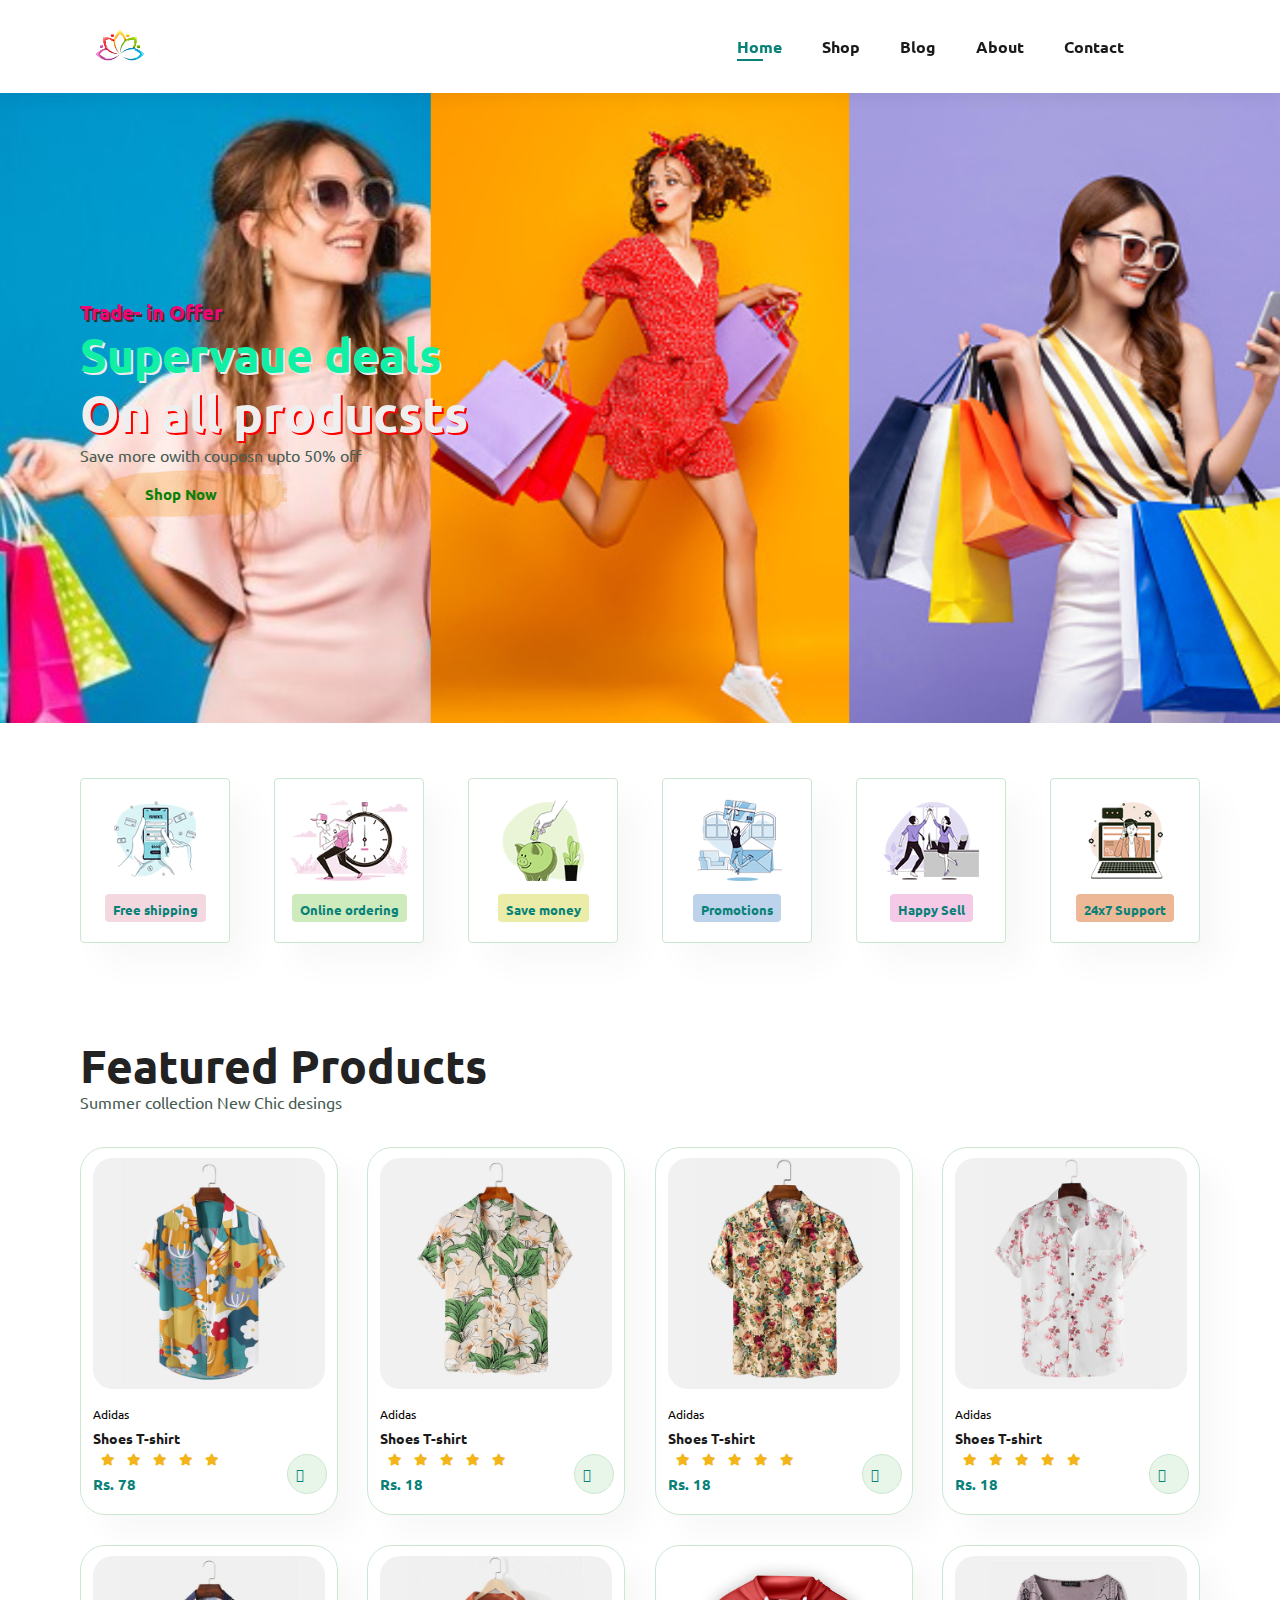
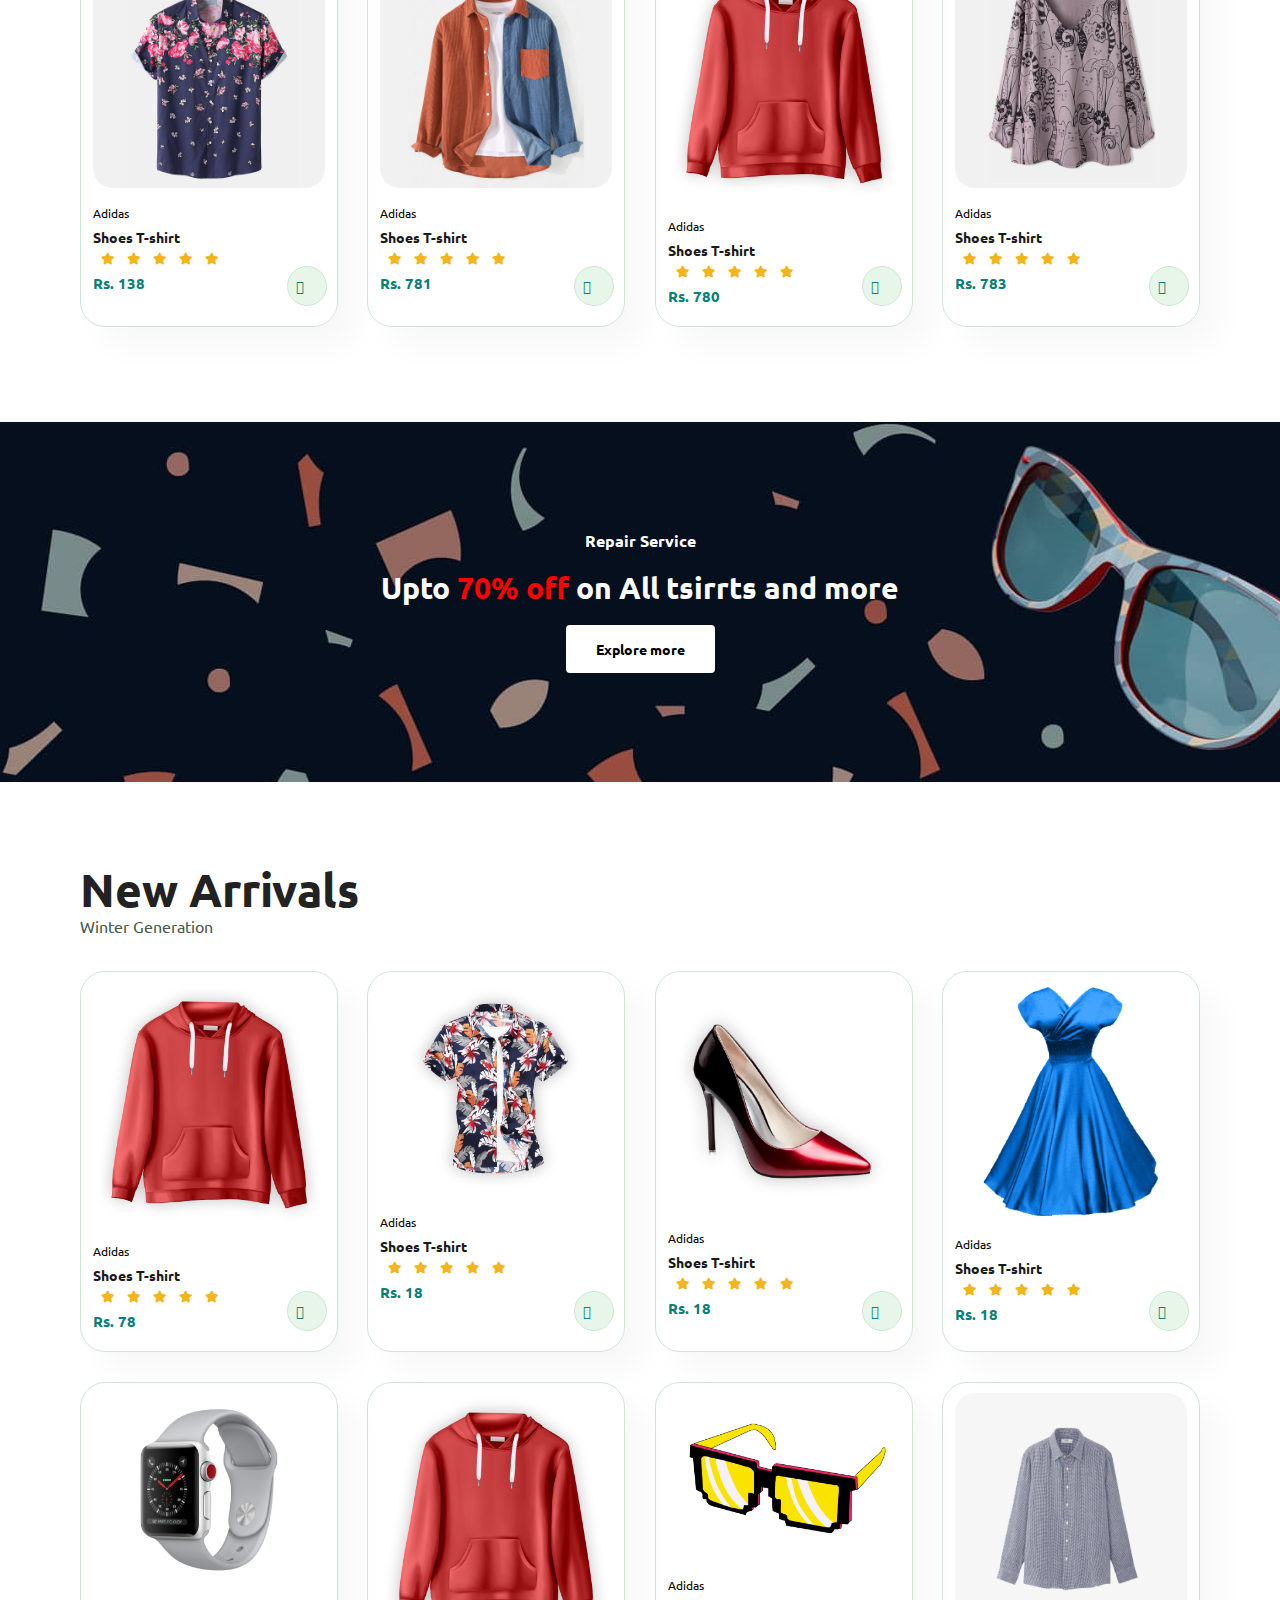
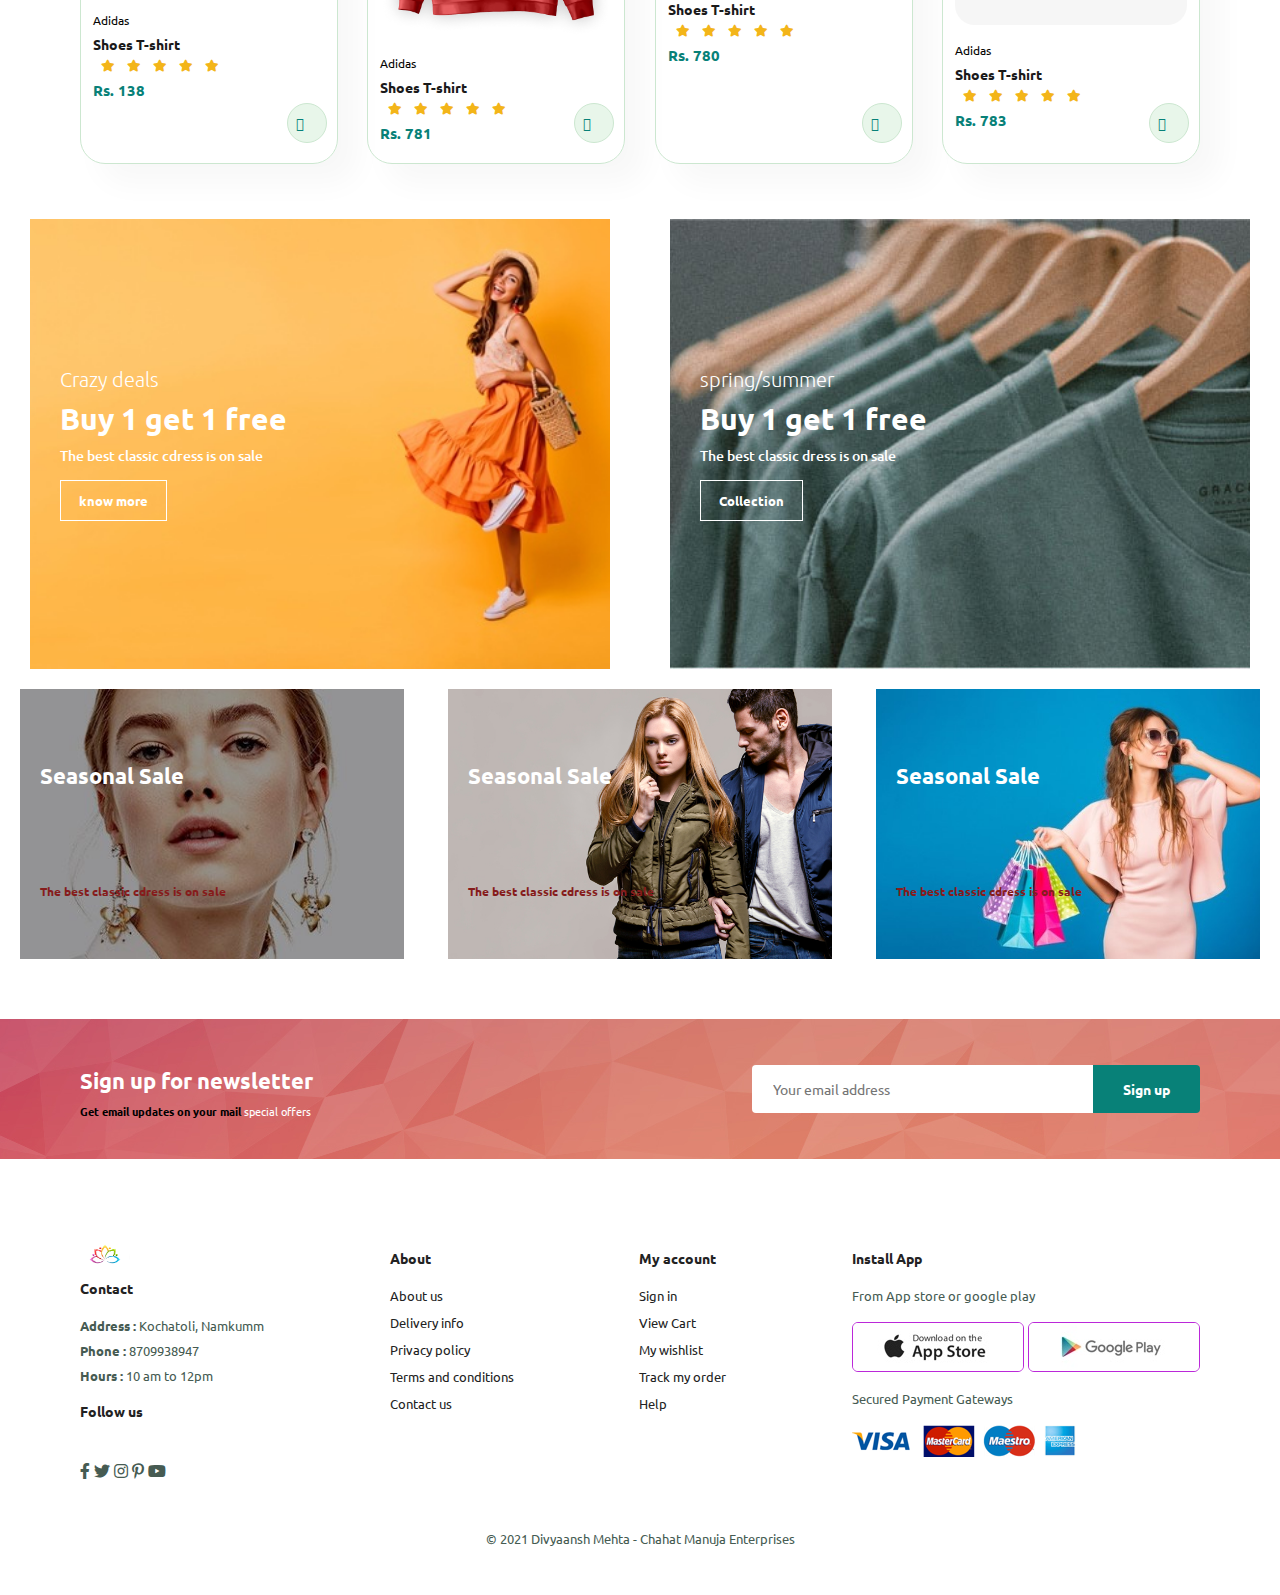
<file: INDEX.html>
<!DOCTYPE html>
<html lang="en">
<head>
    <meta charset="UTF-8">
    <meta http-equiv="X-UA-Compatible" content="IE=edge">
    <meta name="viewport" content="width=, initial-scale=1.0">
    <title>Document</title>
    <link rel="stylesheet" href="cssfile.css">
    <link rel="stylesheet" href="stylemedia.css">
    <link rel="stylesheet" href="https://pro.fontawesome.com/releases/v5.10.0/css/all.css"/>
</head>

<body>
    
    <section id = "header">
        <a href="#"><img src = "logo.png" class="logo"></a>
            <div>        
                <ul id = "navbar" >
                    <li><a class ="active" href ="INDEX.HTML">Home</a></li>
                    <li><a href ="shop.html ">Shop</a></li>
                    <li><a href ="blog.html ">Blog</a></li>
                    <li><a href ="about.html ">About</a></li>
                    <li><a href ="contact.html ">Contact</a></li>
                    <li id ="lg-bag"><a href ="cart.html"><i class="far fa-shopping-bag"></i></a></li>
                    <a href="#" id ="close"><i class= "far fa-times"> </i> </a>
                </ul>
            </div>
         <div id = "mobile">
             <a href ="cart.html"><i class="far fa-shopping-bag"></i></a>
             <i id="bar" class ="fas fa-outdent"></i>
         </div>
    </section>

    <section id = "hero">
        <h4> Trade- in Offer</h4>
        <h2> Supervaue deals</h2>
        <h1> On all producsts</h1>
        <p> Save more owith couposn upto 50% off</p>
        <button>Shop Now</button> 
    </section>

    <section id ="feature" class = "section-p1">
        <div class = "fe-box">
            <img src = "img/features/f1.png">
            <h5> Free shipping</h5>
        </div>
        <div class = "fe-box">
            <img src = "img/features/f2.png">
            <h5> Online ordering</h5>
        </div>
        <div class = "fe-box">
            <img src = "img/features/f3.png">
            <h5> Save money</h5>
        </div>
        <div class = "fe-box">
            <img src = "img/features/f4.png">
            <h5> Promotions</h5>
        </div>
        <div class = "fe-box">
            <img src = "img/features/f5.png">
            <h5> Happy Sell</h5>
        </div>
        <div class = "fe-box">
            <img src = "img/features/f6.png">
            <h5> 24x7 Support</h5>
        </div>
    </section>

    <section id = "product1" class = "section-p1">
        <h2> Featured Products</h2>
        <p> Summer collection New Chic desings</p>
        <div class="pro-container">
            <div class="pro">
                <img src="img/products/f1.jpg">
                <div class="des">
                    <span> Adidas </span>
                    <h5> Shoes T-shirt </h5>
                    <div class="star">
                        <i class = "fas fa-star"></i>
                        <i class = "fas fa-star"></i>
                        <i class = "fas fa-star"></i>
                        <i class = "fas fa-star"></i>
                        <i class = "fas fa-star"></i>
                    </div>
                    <h4> Rs. 78 </h4>
                </div>
                <a href="#"> <i class ="fal fa-shopping-cart cart"></i></a>
            </div>

            

            <div class="pro">
                <img src="img/products/f2.jpg">
                <div class="des">
                    <span> Adidas </span>
                    <h5> Shoes T-shirt </h5>
                    <div class="star">
                        <i class = "fas fa-star"></i>
                        <i class = "fas fa-star"></i>
                        <i class = "fas fa-star"></i>
                        <i class = "fas fa-star"></i>
                        <i class = "fas fa-star"></i>
                    </div>
                    <h4> Rs. 18 </h4>
                </div>
                <a href="#"> <i class ="fal fa-shopping-cart cart"></i></a>
            </div>


            <div class="pro">
                <img src="img/products/f3.jpg">
                <div class="des">
                    <span> Adidas </span>
                    <h5> Shoes T-shirt </h5>
                    <div class="star">
                        <i class = "fas fa-star"></i>
                        <i class = "fas fa-star"></i>
                        <i class = "fas fa-star"></i>
                        <i class = "fas fa-star"></i>
                        <i class = "fas fa-star"></i>
                    </div>
                    <h4> Rs. 18 </h4>
                </div>
                <a href="#"> <i class ="fal fa-shopping-cart cart"></i></a>
            </div>


            <div class="pro">
                <img src="img/products/f4.jpg">
                <div class="des">
                    <span> Adidas </span>
                    <h5> Shoes T-shirt </h5>
                    <div class="star">
                        <i class = "fas fa-star"></i>
                        <i class = "fas fa-star"></i>
                        <i class = "fas fa-star"></i>
                        <i class = "fas fa-star"></i>
                        <i class = "fas fa-star"></i>
                    </div>
                    <h4> Rs. 18 </h4>
                </div>
                <a href="#"> <i class ="fal fa-shopping-cart cart"></i></a>
            </div>



            <div class="pro">
                <img src="img/products/f5.jpg">
                <div class="des">
                    <span> Adidas </span>
                    <h5> Shoes T-shirt </h5>
                    <div class="star">
                        <i class = "fas fa-star"></i>
                        <i class = "fas fa-star"></i>
                        <i class = "fas fa-star"></i>
                        <i class = "fas fa-star"></i>
                        <i class = "fas fa-star"></i>
                    </div>
                    <h4> Rs. 138 </h4>
                </div>
                <a href="#"> <i class ="fal fa-shopping-cart cart"></i></a>
            </div>




            <div class="pro">
                <img src="img/products/f6.jpg">
                <div class="des">
                    <span> Adidas </span>
                    <h5> Shoes T-shirt </h5>
                    <div class="star">
                        <i class = "fas fa-star"></i>
                        <i class = "fas fa-star"></i>
                        <i class = "fas fa-star"></i>
                        <i class = "fas fa-star"></i>
                        <i class = "fas fa-star"></i>
                    </div>
                    <h4> Rs. 781 </h4>
                </div>
                <a href="#"> <i class ="fal fa-shopping-cart cart"></i></a>
            </div>




            <div class="pro">
                <img src="images/product-1.png">
                <div class="des">
                    <span> Adidas </span>
                    <h5> Shoes T-shirt </h5>
                    <div class="star">
                        <i class = "fas fa-star"></i>
                        <i class = "fas fa-star"></i>
                        <i class = "fas fa-star"></i>
                        <i class = "fas fa-star"></i>
                        <i class = "fas fa-star"></i>
                    </div>
                    <h4> Rs. 780 </h4>
                </div>
                <a href="#"> <i class ="fal fa-shopping-cart cart"></i></a>
            </div>


            <div class="pro">
                <img src="img/products/f8.jpg">
                <div class="des">
                    <span> Adidas </span>
                    <h5> Shoes T-shirt </h5>
                    <div class="star">
                        <i class = "fas fa-star"></i>
                        <i class = "fas fa-star"></i>
                        <i class = "fas fa-star"></i>
                        <i class = "fas fa-star"></i>
                        <i class = "fas fa-star"></i>
                    </div>
                    <h4> Rs. 783 </h4>
                </div>
                <a href="#"> <i class ="fal fa-shopping-cart cart"></i></a>
            </div>
        </div>

    </section>

    <section id ="banner" class="section-m1">
        <h4> Repair Service </h4>
        <h2> Upto <span> 70% off </span> on All tsirrts and more </h2>
        <button class = "normal">Explore more</button> 
    </section>


    <!--New arrivals --> 
    <section id = "product1" class = "section-p1">
        <h2> New Arrivals</h2>
        <p> Winter Generation </p>
        <div class="pro-container">
            <div class="pro">
                <img src="images/product-1.png">
                <div class="des">
                    <span> Adidas </span>
                    <h5> Shoes T-shirt </h5>
                    <div class="star">
                        <i class = "fas fa-star"></i>
                        <i class = "fas fa-star"></i>
                        <i class = "fas fa-star"></i>
                        <i class = "fas fa-star"></i>
                        <i class = "fas fa-star"></i>
                    </div>
                    <h4> Rs. 78 </h4>
                </div>
                <a href="#"> <i class ="fal fa-shopping-cart cart"></i></a>
            </div>

            <div class="pro">
                <img src="images/product-5.png">
                <div class="des">
                    <span> Adidas </span>
                    <h5> Shoes T-shirt </h5>
                    <div class="star">
                        <i class = "fas fa-star"></i>
                        <i class = "fas fa-star"></i>
                        <i class = "fas fa-star"></i>
                        <i class = "fas fa-star"></i>
                        <i class = "fas fa-star"></i>
                    </div>
                    <h4> Rs. 18 </h4>
                </div>
                <a href="#"> <i class ="fal fa-shopping-cart cart"></i></a>
            </div>


            <div class="pro">
                <img src="images/product-9.png">
                <div class="des">
                    <span> Adidas </span>
                    <h5> Shoes T-shirt </h5>
                    <div class="star">
                        <i class = "fas fa-star"></i>
                        <i class = "fas fa-star"></i>
                        <i class = "fas fa-star"></i>
                        <i class = "fas fa-star"></i>
                        <i class = "fas fa-star"></i>
                    </div>
                    <h4> Rs. 18 </h4>
                </div>
                <a href="#"> <i class ="fal fa-shopping-cart cart"></i></a>
            </div>



            <div class="pro">
                <img src="images/product-2.png">
                <div class="des">
                    <span> Adidas </span>
                    <h5> Shoes T-shirt </h5>
                    <div class="star">
                        <i class = "fas fa-star"></i>
                        <i class = "fas fa-star"></i>
                        <i class = "fas fa-star"></i>
                        <i class = "fas fa-star"></i>
                        <i class = "fas fa-star"></i>
                    </div>
                    <h4> Rs. 18 </h4>
                </div>
                <a href="#"> <i class ="fal fa-shopping-cart cart"></i></a>
            </div>



            <div class="pro">
                <img src="images/product-3.png">
                <div class="des">
                    <span> Adidas </span>
                    <h5> Shoes T-shirt </h5>
                    <div class="star">
                        <i class = "fas fa-star"></i>
                        <i class = "fas fa-star"></i>
                        <i class = "fas fa-star"></i>
                        <i class = "fas fa-star"></i>
                        <i class = "fas fa-star"></i>
                    </div>
                    <h4> Rs. 138 </h4>
                </div>
                <a href="#"> <i class ="fal fa-shopping-cart cart"></i></a>
            </div>




            <div class="pro">
                <img src="images/product-1.png">
                <div class="des">
                    <span> Adidas </span>
                    <h5> Shoes T-shirt </h5>
                    <div class="star">
                        <i class = "fas fa-star"></i>
                        <i class = "fas fa-star"></i>
                        <i class = "fas fa-star"></i>
                        <i class = "fas fa-star"></i>
                        <i class = "fas fa-star"></i>
                    </div>
                    <h4> Rs. 781 </h4>
                </div>
                <a href="#"> <i class ="fal fa-shopping-cart cart"></i></a>
            </div>




            <div class="pro">
                <img src="images/product-4.png">
                <div class="des">
                    <span> Adidas </span>
                    <h5> Shoes T-shirt </h5>
                    <div class="star">
                        <i class = "fas fa-star"></i>
                        <i class = "fas fa-star"></i>
                        <i class = "fas fa-star"></i>
                        <i class = "fas fa-star"></i>
                        <i class = "fas fa-star"></i>
                    </div>
                    <h4> Rs. 780 </h4>
                </div>
                <a href="#"> <i class ="fal fa-shopping-cart cart"></i></a>
            </div>


            <div class="pro">
                <img src="img/products/n2.jpg">
                <div class="des">
                    <span> Adidas </span>
                    <h5> Shoes T-shirt </h5>
                    <div class="star">
                        <i class = "fas fa-star"></i>
                        <i class = "fas fa-star"></i>
                        <i class = "fas fa-star"></i>
                        <i class = "fas fa-star"></i>
                        <i class = "fas fa-star"></i>
                    </div>
                    <h4> Rs. 783 </h4>
                </div>
                <a href="#"><i class ="fal fa-shopping-cart cart"></i></a>
            </div>
        </div>

    </section>
    
    <section id ="sm-banner">
        <div class="banner-box">
            <h4> Crazy deals </h4>
            <h2> Buy 1 get 1 free </h2>
            <span> The best classic cdress is on sale</span>
            <button class="white"> know more </button>
        </div>

        <div class="banner-box banner-box-2">
            <h4> spring/summer</h4>
            <h2> Buy 1 get 1 free </h2>
            <span> The best classic dress is on sale</span>
            <button class="white"> Collection </button>
        </div>


       

       

    </section>

    <section id = "banner3">
        <div class="banner-box">
            <h2> Seasonal Sale </h2>
            <h3> The best classic cdress is on sale</h3>
        </div>

        <div class="banner-box banner-box-2">
            <h2> Seasonal Sale </h2>
            <h3> The best classic cdress is on sale</h3>
        </div>

        <div class="banner-box banner-box-3">
            <h2> Seasonal Sale </h2>
            <h3> The best classic cdress is on sale</h3>
        </div>
    </section>

    <section id = "newsletter" class="section-p1 section-m1">
        <div class="newstext">
            <h4> Sign up for newsletter</h4>
            <h6> Get email updates on your mail <span> special offers</h6>
        </div>

        <div class="form">
            <input type = "email" placeholder="Your email address">
            <button class="normal" > Sign up</button> 
        </div>

    </section>

    <footer class=" section-p1">
        <div class ="col">
            <img src = "logo.png" alt =  "compnay logo" width="50px" height="30px">
            <h4> Contact</h4>
            <p>
                <strong>Address : </strong> Kochatoli, Namkumm
            </p>
            <p>
                <strong>Phone : </strong> 8709938947
            </p>
            <p>
                <strong>Hours : </strong> 10 am to 12pm
            </p>
            <h4>Follow us </h4>
            <div class="follow">
                
                <div class="icon">
                    <i class = "fab fa-facebook-f"></i>
                </div>
                <div class="icon">
                    <i class = "fab fa-twitter"></i>
                </div>
                <div class="icon">
                    <i class = "fab fa-instagram"></i>
                </div>
                <div class="icon">
                    <i class = "fab fa-pinterest-p"></i>
                </div> 
                <div class="icon">
                    <i class = "fab fa-youtube"></i>
                </div>
            </div>
        </div>
        <div class="col">
            <h4> About</h4>
            <a href = " # ">About us</a>
            <a href = " # ">Delivery info</a>
            <a href = " # ">Privacy policy</a>
            <a href = " # ">Terms and conditions </a>
            <a href = " # ">Contact us</a>
        </div>
        <div class="col">
            <h4> My account</h4>
            <a href = " # ">Sign in</a>
            <a href = " # ">View Cart</a>
            <a href = " # ">My wishlist</a>
            <a href = " # ">Track my order </a>
            <a href = " # ">Help</a>
        </div>
        <div class="col install">
            <h4> Install App</h4>
            <p> From App store or google play</p>
            <div class="row">
                <img src ="img/pay/app.jpg">
                <img src ="img/pay/play.jpg">
            </div>
            <div>
                <p> Secured Payment Gateways</p>
                <img src="img/pay/pay.png" alt="" >
            </div>
        </div>
        <div class="copyright">
            <p> ©  2021 Divyaansh Mehta - Chahat Manuja Enterprises</p>
        </div>
    </footer>
     
    <script type="text/javascript" src="index.js"></script>
</body>
</html>
</file>
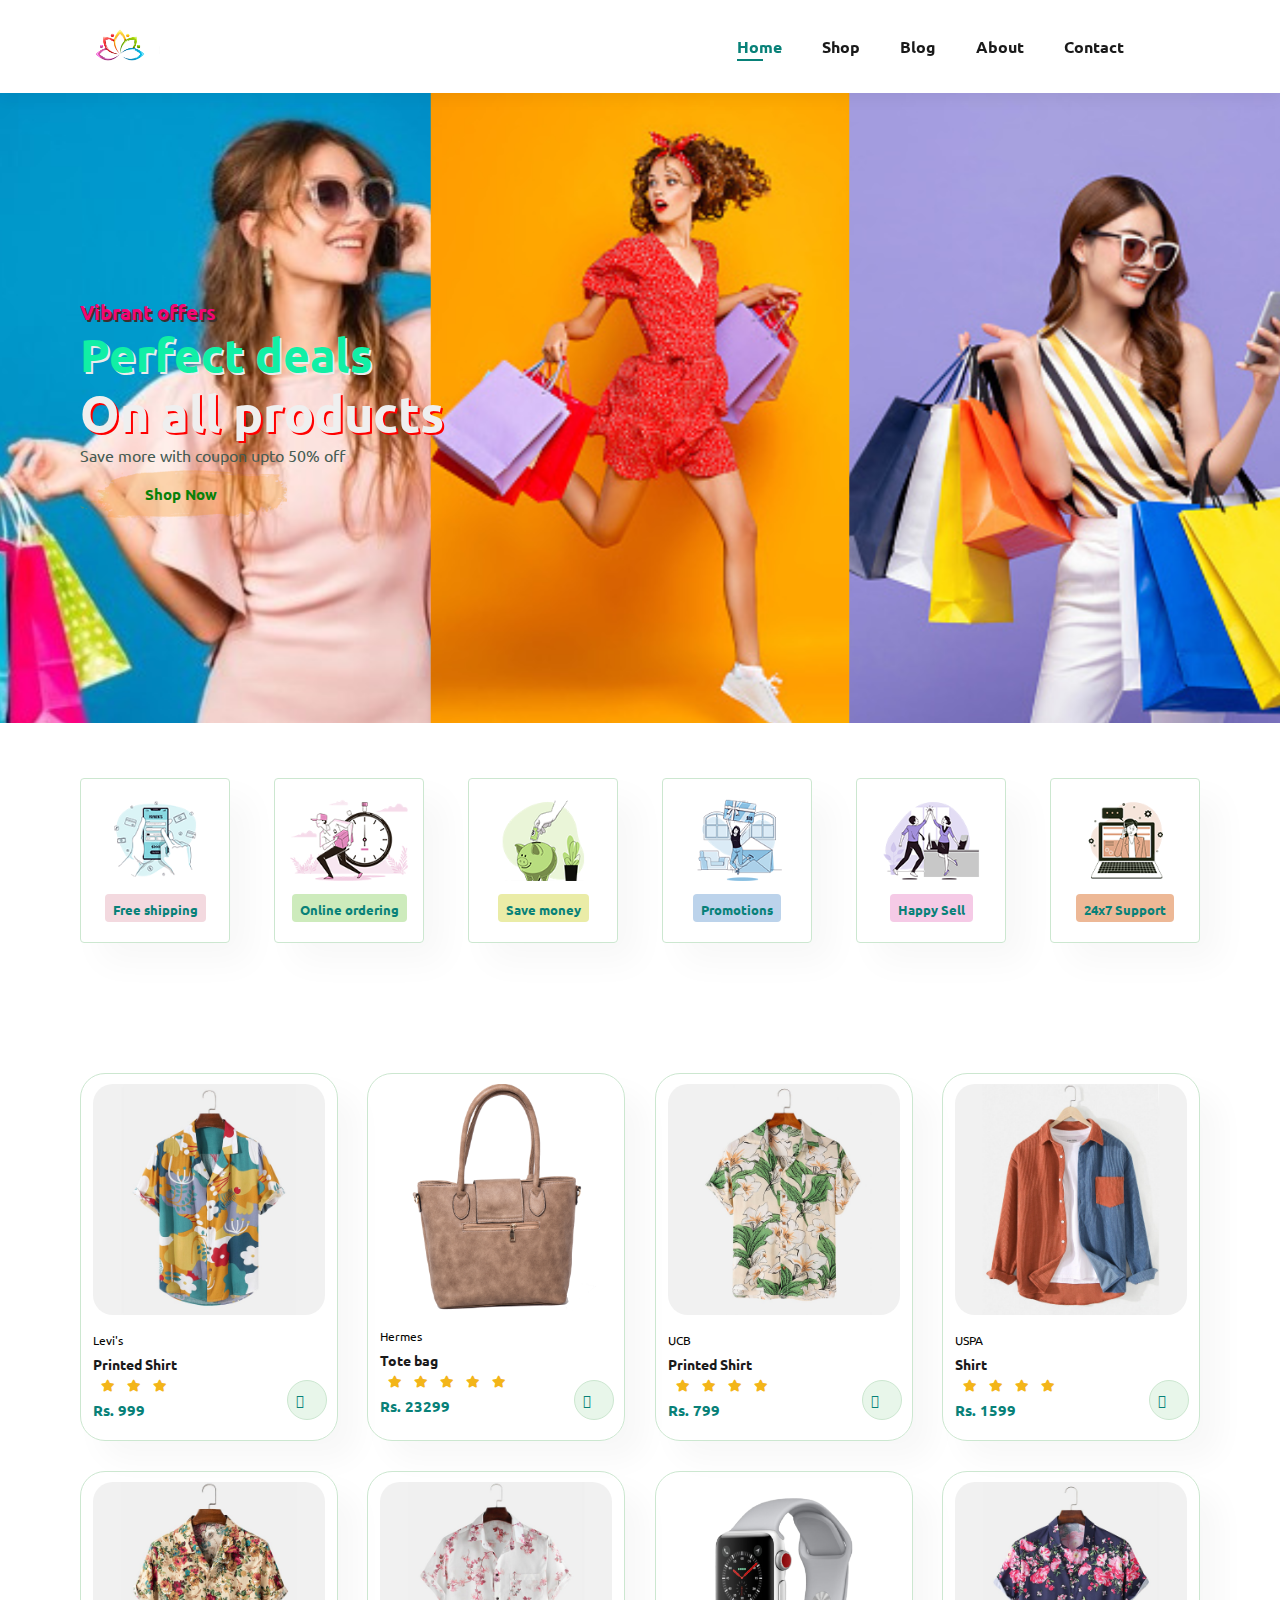
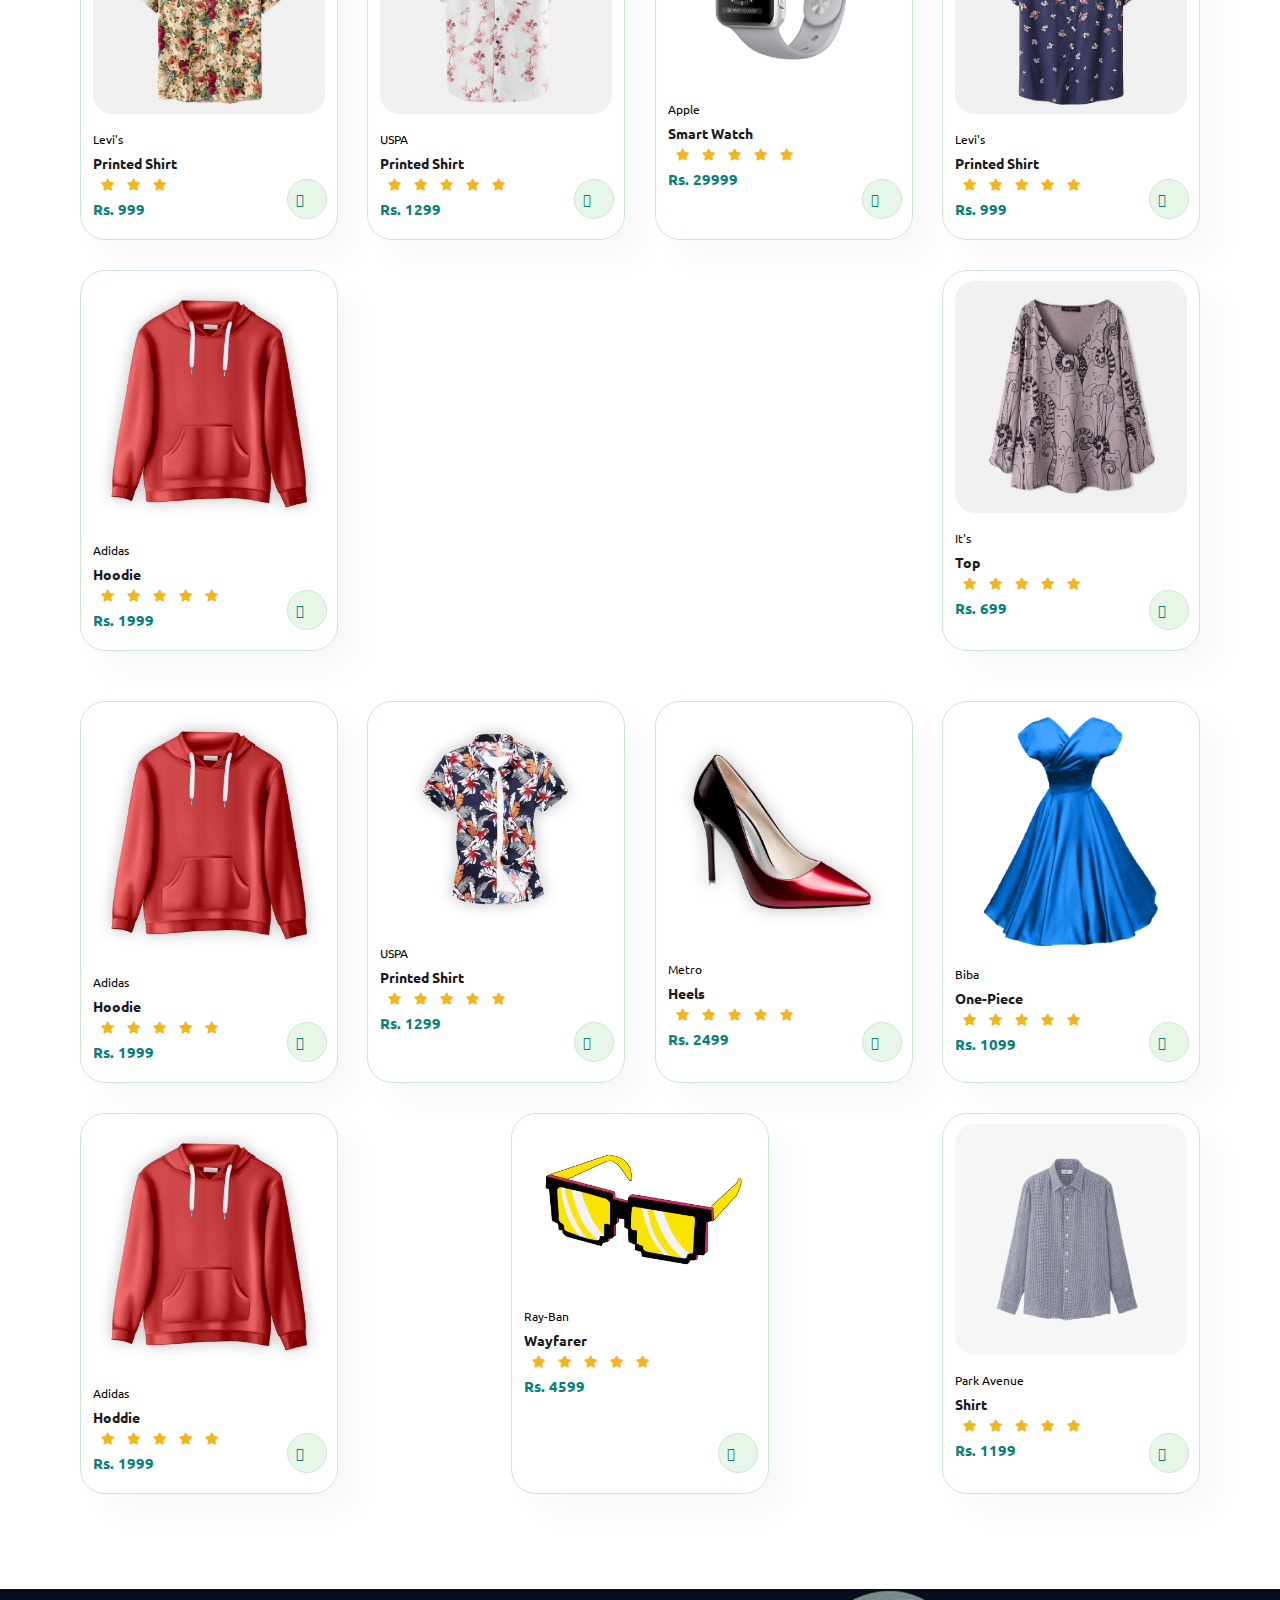
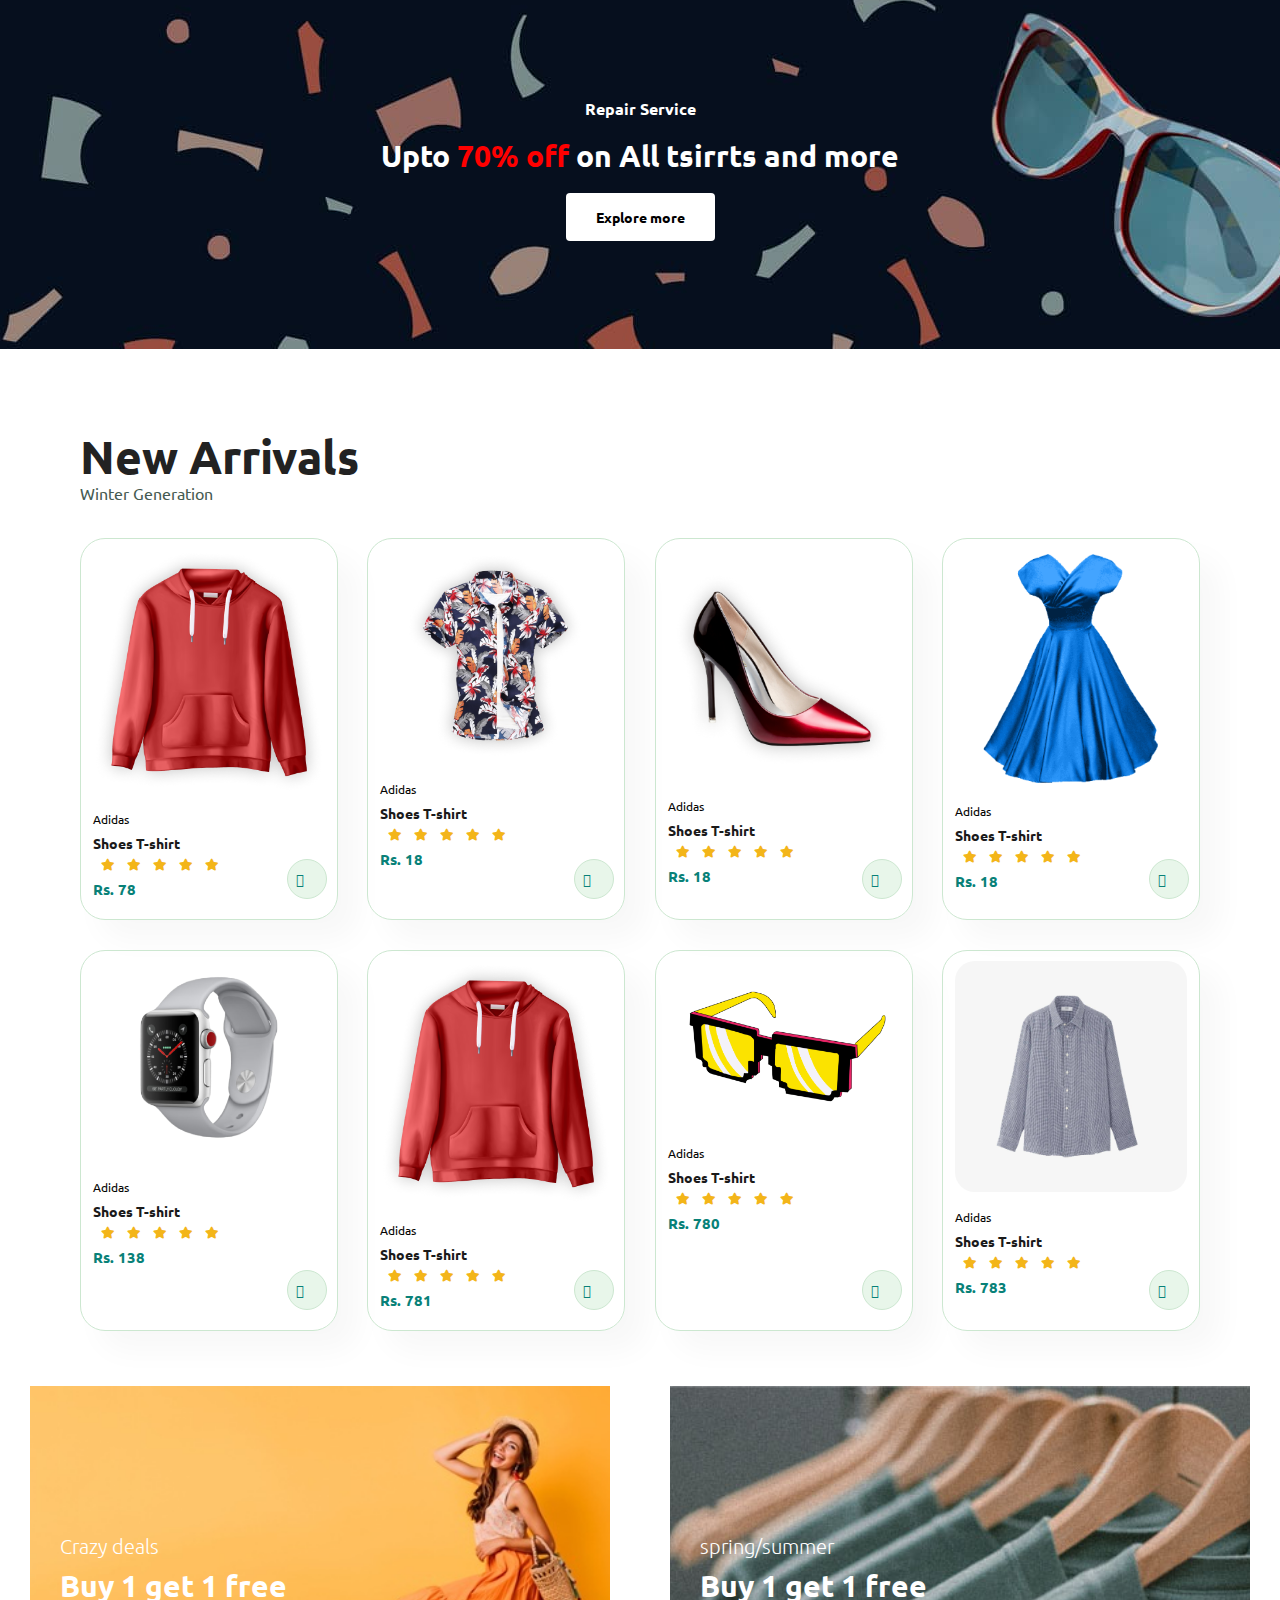
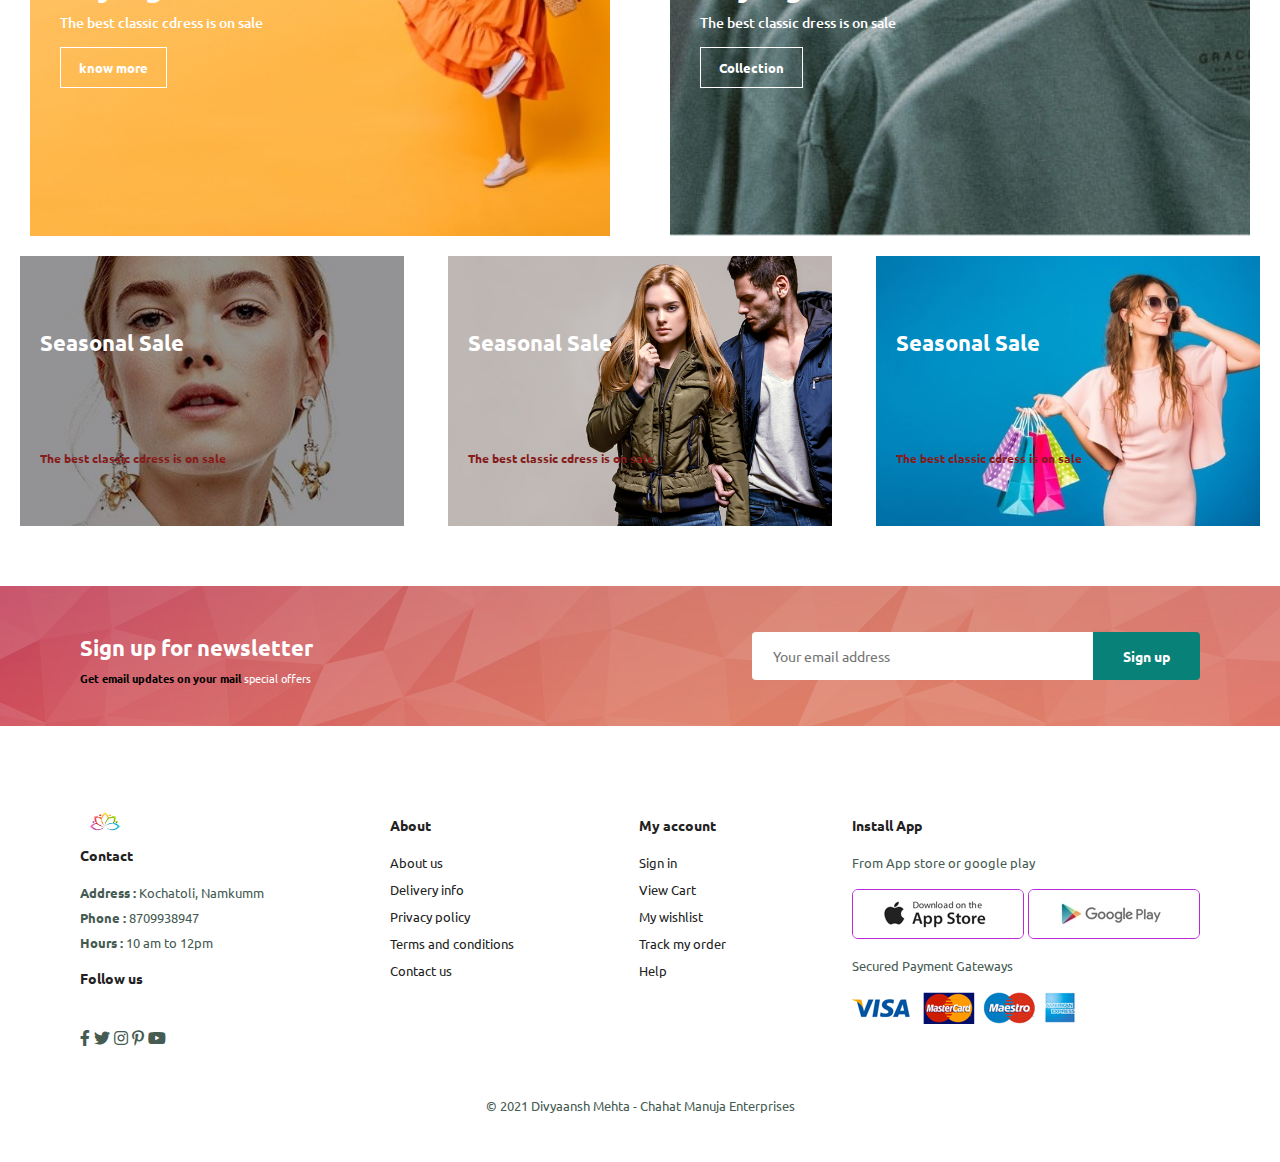
<file: index.html>
<!DOCTYPE html>
<html lang="en">
<head>
    <meta charset="UTF-8">
    <meta http-equiv="X-UA-Compatible" content="IE=edge">
    <meta name="viewport" content="width=, initial-scale=1.0">
    <title>Manpasad Stores</title>
    <link rel="stylesheet" href="cssfile.css">
    <link rel="stylesheet" href="stylemedia.css">
    <link rel="stylesheet" href="https://pro.fontawesome.com/releases/v5.10.0/css/all.css"/>
</head>

<body>
    
    <section id = "header">
        <a href="index.html"><img src = "logo.png" class="logo"></a>
            <div>        
                <ul id = "navbar" >
                    
                    <li><a class ="active" href ="index.html">Home</a></li>
                    <li><a href ="shop.html ">Shop</a></li>
                    <li><a href ="blog.html ">Blog</a></li>
                    <li><a href ="about.html ">About</a></li>
                    <li><a href ="contact.html ">Contact</a></li>
                    <li id="lg-bag"><a href= "cart.html"><i class = "far fa-shopping-bag"></i></a></li>
                    <a href="#" id ="close"><i class ="far fa-times"></i></a>
                </ul>
                <div id ="mobile">
                    <a href= "cart.html"><i class = "far fa-shopping-bag"></i></a>
                    <i id ="bar"class="fas fa-outdent"></i>
                </div>
    
    </section>

    <section id = "hero">
        
        <h4> Vibrant offers</h4>
        <h2> Perfect deals</h2>
        <h1> On all products</h1>
        <p> Save more with coupon upto 50% off</p>
        <button>Shop Now</button> 
    </section>

    <section id ="feature" class = "section-p1">
        <div class = "fe-box">
            <img src = "img/features/f1.png">
            <h5> Free shipping</h5>
        </div>
        <div class = "fe-box">
            <img src = "img/features/f2.png">
            <h5> Online ordering</h5>
        </div>
        <div class = "fe-box">
            <img src = "img/features/f3.png">
            <h5> Save money</h5>
        </div>
        <div class = "fe-box">
            <img src = "img/features/f4.png">
            <h5> Promotions</h5>
        </div>
        <div class = "fe-box">
            <img src = "img/features/f5.png">
            <h5> Happy Sell</h5>
        </div>
        <div class = "fe-box">
            <img src = "img/features/f6.png">
            <h5> 24x7 Support</h5>
        </div>
    </section>

    <section id = "product1" class = "section-p1">
        <div class="pro-container">
            <div class="pro" onclick = "window.location.href='sproductdetails.html';">
                <img src="img/products/f1.jpg">
                <div class="des">
                    <span> Levi's </span>
                    <h5> Printed Shirt </h5>
                    <div class="star">
                        <i class = "fas fa-star"></i>
                        <i class = "fas fa-star"></i>
                      
                        <i class = "fas fa-star"></i>
                    </div>
                    <h4> Rs. 999 </h4>
                </div>
                <a href="#"> <i class ="fal fa-shopping-cart cart"></i></a>
            </div>

            <div class="pro">
                <img src="images/product-7.png">
                <div class="des">
                    <span> Hermes </span>
                    <h5> Tote bag </h5>
                    <div class="star">
                        <i class = "fas fa-star"></i>
                        <i class = "fas fa-star"></i>
                        <i class = "fas fa-star"></i>
                        <i class = "fas fa-star"></i>
                        <i class = "fas fa-star"></i>
                    </div>
                    <h4> Rs. 23299 </h4>
                </div>
                <a href="#"> <i class ="fal fa-shopping-cart cart"></i></a>
            </div>
            

            <div class="pro">
                <img src="img/products/f2.jpg">
                <div class="des">
                    <span> UCB </span>
                    <h5> Printed Shirt </h5>
                    <div class="star">
                        <i class = "fas fa-star"></i>
                        <i class = "fas fa-star"></i>
                        <i class = "fas fa-star"></i>
                        <i class = "fas fa-star"></i>
                       
                    </div>
                    <h4> Rs. 799 </h4>
                </div>
                <a href="#"> <i class ="fal fa-shopping-cart cart"></i></a>
            </div>

            <div class="pro">
                <img src="img/products/f6.jpg">
                <div class="des">
                    <span> USPA </span>
                    <h5> Shirt </h5>
                    <div class="star">
                        <i class = "fas fa-star"></i>
                        <i class = "fas fa-star"></i>
                        <i class = "fas fa-star"></i>
                        <i class = "fas fa-star"></i>
                    </div>
                    <h4> Rs. 1599 </h4>
                </div>
                <a href="#"> <i class ="fal fa-shopping-cart cart"></i></a>
            </div>

            <div class="pro">
                <img src="img/products/f3.jpg">
                <div class="des">
                    <span> Levi's </span>
                    <h5> Printed Shirt </h5>
                    <div class="star">
                        <i class = "fas fa-star"></i>
                        
                        <i class = "fas fa-star"></i>
                        <i class = "fas fa-star"></i>
                    </div>
                    <h4> Rs. 999 </h4>
                </div>
                <a href="#"> <i class ="fal fa-shopping-cart cart"></i></a>
            </div>


            <div class="pro">
                <img src="img/products/f4.jpg">
                <div class="des">
                    <span> USPA </span>
                    <h5> Printed Shirt </h5>
                    <div class="star">
                        <i class = "fas fa-star"></i>
                        <i class = "fas fa-star"></i>
                        <i class = "fas fa-star"></i>
                        <i class = "fas fa-star"></i>
                        <i class = "fas fa-star"></i>
                    </div>
                    <h4> Rs. 1299 </h4>
                </div>
                <a href="#"> <i class ="fal fa-shopping-cart cart"></i></a>
            </div>

            <div class="pro">
                <img src="images/product-3.png">
                <div class="des">
                    <span> Apple </span>
                    <h5> Smart Watch </h5>
                    <div class="star">
                        <i class = "fas fa-star"></i>
                        <i class = "fas fa-star"></i>
                        <i class = "fas fa-star"></i>
                        <i class = "fas fa-star"></i>
                        <i class = "fas fa-star"></i>
                    </div>
                    <h4> Rs. 29999 </h4>
                </div>
                <a href="#"> <i class ="fal fa-shopping-cart cart"></i></a>
            </div>

            <div class="pro">
                <img src="img/products/f5.jpg">
                <div class="des">
                    <span> Levi's </span>
                    <h5> Printed Shirt </h5>
                    <div class="star">
                        <i class = "fas fa-star"></i>
                        <i class = "fas fa-star"></i>
                        <i class = "fas fa-star"></i>
                        <i class = "fas fa-star"></i>
                        <i class = "fas fa-star"></i>
                    </div>
                    <h4> Rs. 999 </h4>
                </div>
                <a href="#"> <i class ="fal fa-shopping-cart cart"></i></a>
            </div>




            




            <div class="pro">
                <img src="images/product-1.png">
                <div class="des">
                    <span> Adidas </span>
                    <h5> Hoodie </h5>
                    <div class="star">
                        <i class = "fas fa-star"></i>
                        <i class = "fas fa-star"></i>
                        <i class = "fas fa-star"></i>
                        <i class = "fas fa-star"></i>
                        <i class = "fas fa-star"></i>
                    </div>
                    <h4> Rs. 1999 </h4>
                </div>
                <a href="#"> <i class ="fal fa-shopping-cart cart"></i></a>
            </div>


            <div class="pro">
                <img src="img/products/f8.jpg">
                <div class="des">
                    <span> It's </span>
                    <h5> Top </h5>
                    <div class="star">
                        <i class = "fas fa-star"></i>
                        <i class = "fas fa-star"></i>
                        <i class = "fas fa-star"></i>
                        <i class = "fas fa-star"></i>
                        <i class = "fas fa-star"></i>
                    </div>
                    <h4> Rs. 699 </h4>
                </div>
                <a href="#"> <i class ="fal fa-shopping-cart cart"></i></a>
            </div>
 
        <div class="pro-container">
            <div class="pro">
                <img src="images/product-1.png">
                <div class="des">
                    <span> Adidas </span>
                    <h5> Hoodie </h5>
                    <div class="star">
                        <i class = "fas fa-star"></i>
                        <i class = "fas fa-star"></i>
                        <i class = "fas fa-star"></i>
                        <i class = "fas fa-star"></i>
                        <i class = "fas fa-star"></i>
                    </div>
                    <h4> Rs. 1999 </h4>
                </div>
                <a href="#"> <i class ="fal fa-shopping-cart cart"></i></a>
            </div>

            <div class="pro">
                <img src="images/product-5.png">
                <div class="des">
                    <span> USPA </span>
                    <h5> Printed Shirt </h5>
                    <div class="star">
                        <i class = "fas fa-star"></i>
                        <i class = "fas fa-star"></i>
                        <i class = "fas fa-star"></i>
                        <i class = "fas fa-star"></i>
                        <i class = "fas fa-star"></i>
                    </div>
                    <h4> Rs. 1299 </h4>
                </div>
                <a href="#"> <i class ="fal fa-shopping-cart cart"></i></a>
            </div>


            <div class="pro">
                <img src="images/product-9.png">
                <div class="des">
                    <span> Metro </span>
                    <h5> Heels </h5>
                    <div class="star">
                        <i class = "fas fa-star"></i>
                        <i class = "fas fa-star"></i>
                        <i class = "fas fa-star"></i>
                        <i class = "fas fa-star"></i>
                        <i class = "fas fa-star"></i>
                    </div>
                    <h4> Rs. 2499 </h4>
                </div>
                <a href="#"> <i class ="fal fa-shopping-cart cart"></i></a>
            </div>



            <div class="pro">
                <img src="images/product-2.png">
                <div class="des">
                    <span> Biba </span>
                    <h5> One-Piece </h5>
                    <div class="star">
                        <i class = "fas fa-star"></i>
                        <i class = "fas fa-star"></i>
                        <i class = "fas fa-star"></i>
                        <i class = "fas fa-star"></i>
                        <i class = "fas fa-star"></i>
                    </div>
                    <h4> Rs. 1099 </h4>
                </div>
                <a href="#"> <i class ="fal fa-shopping-cart cart"></i></a>
            </div>



            




            <div class="pro">
                <img src="images/product-1.png">
                <div class="des">
                    <span> Adidas </span>
                    <h5> Hoddie </h5>
                    <div class="star">
                        <i class = "fas fa-star"></i>
                        <i class = "fas fa-star"></i>
                        <i class = "fas fa-star"></i>
                        <i class = "fas fa-star"></i>
                        <i class = "fas fa-star"></i>
                    </div>
                    <h4> Rs. 1999 </h4>
                </div>
                <a href="#"> <i class ="fal fa-shopping-cart cart"></i></a>
            </div>




            <div class="pro">
                <img src="images/product-4.png">
                <div class="des">
                    <span> Ray-Ban </span>
                    <h5> Wayfarer </h5>
                    <div class="star">
                        <i class = "fas fa-star"></i>
                        <i class = "fas fa-star"></i>
                        <i class = "fas fa-star"></i>
                        <i class = "fas fa-star"></i>
                        <i class = "fas fa-star"></i>
                    </div>
                    <h4> Rs. 4599 </h4>
                </div>
                <a href="#"> <i class ="fal fa-shopping-cart cart"></i></a>
            </div>


            <div class="pro">
                <img src="img/products/n2.jpg">
                <div class="des">
                    <span> Park Avenue </span>
                    <h5> Shirt </h5>
                    <div class="star">
                        <i class = "fas fa-star"></i>
                        <i class = "fas fa-star"></i>
                        <i class = "fas fa-star"></i>
                        <i class = "fas fa-star"></i>
                        <i class = "fas fa-star"></i>
                    </div>
                    <h4> Rs. 1199 </h4>
                </div>
                <a href="#"><i class ="fal fa-shopping-cart cart"></i></a>
            </div>
        </div>

    </section>

    <section id ="banner" class="section-m1">
        <h4> Repair Service </h4>
        <h2> Upto <span> 70% off </span> on All tsirrts and more </h2>
        <button class = "normal">Explore more</button> 
    </section>


    <!--New arrivals --> 
    <section id = "product1" class = "section-p1">
        <h2> New Arrivals</h2>
        <p> Winter Generation </p>
        <div class="pro-container">
            <div class="pro">
                <img src="images/product-1.png">
                <div class="des">
                    <span> Adidas </span>
                    <h5> Shoes T-shirt </h5>
                    <div class="star">
                        <i class = "fas fa-star"></i>
                        <i class = "fas fa-star"></i>
                        <i class = "fas fa-star"></i>
                        <i class = "fas fa-star"></i>
                        <i class = "fas fa-star"></i>
                    </div>
                    <h4> Rs. 78 </h4>
                </div>
                <a href="#"> <i class ="fal fa-shopping-cart cart"></i></a>
            </div>

            <div class="pro">
                <img src="images/product-5.png">
                <div class="des">
                    <span> Adidas </span>
                    <h5> Shoes T-shirt </h5>
                    <div class="star">
                        <i class = "fas fa-star"></i>
                        <i class = "fas fa-star"></i>
                        <i class = "fas fa-star"></i>
                        <i class = "fas fa-star"></i>
                        <i class = "fas fa-star"></i>
                    </div>
                    <h4> Rs. 18 </h4>
                </div>
                <a href="#"> <i class ="fal fa-shopping-cart cart"></i></a>
            </div>


            <div class="pro">
                <img src="images/product-9.png">
                <div class="des">
                    <span> Adidas </span>
                    <h5> Shoes T-shirt </h5>
                    <div class="star">
                        <i class = "fas fa-star"></i>
                        <i class = "fas fa-star"></i>
                        <i class = "fas fa-star"></i>
                        <i class = "fas fa-star"></i>
                        <i class = "fas fa-star"></i>
                    </div>
                    <h4> Rs. 18 </h4>
                </div>
                <a href="#"> <i class ="fal fa-shopping-cart cart"></i></a>
            </div>



            <div class="pro">
                <img src="images/product-2.png">
                <div class="des">
                    <span> Adidas </span>
                    <h5> Shoes T-shirt </h5>
                    <div class="star">
                        <i class = "fas fa-star"></i>
                        <i class = "fas fa-star"></i>
                        <i class = "fas fa-star"></i>
                        <i class = "fas fa-star"></i>
                        <i class = "fas fa-star"></i>
                    </div>
                    <h4> Rs. 18 </h4>
                </div>
                <a href="#"> <i class ="fal fa-shopping-cart cart"></i></a>
            </div>



            <div class="pro">
                <img src="images/product-3.png">
                <div class="des">
                    <span> Adidas </span>
                    <h5> Shoes T-shirt </h5>
                    <div class="star">
                        <i class = "fas fa-star"></i>
                        <i class = "fas fa-star"></i>
                        <i class = "fas fa-star"></i>
                        <i class = "fas fa-star"></i>
                        <i class = "fas fa-star"></i>
                    </div>
                    <h4> Rs. 138 </h4>
                </div>
                <a href="#"> <i class ="fal fa-shopping-cart cart"></i></a>
            </div>




            <div class="pro">
                <img src="images/product-1.png">
                <div class="des">
                    <span> Adidas </span>
                    <h5> Shoes T-shirt </h5>
                    <div class="star">
                        <i class = "fas fa-star"></i>
                        <i class = "fas fa-star"></i>
                        <i class = "fas fa-star"></i>
                        <i class = "fas fa-star"></i>
                        <i class = "fas fa-star"></i>
                    </div>
                    <h4> Rs. 781 </h4>
                </div>
                <a href="#"> <i class ="fal fa-shopping-cart cart"></i></a>
            </div>




            <div class="pro">
                <img src="images/product-4.png">
                <div class="des">
                    <span> Adidas </span>
                    <h5> Shoes T-shirt </h5>
                    <div class="star">
                        <i class = "fas fa-star"></i>
                        <i class = "fas fa-star"></i>
                        <i class = "fas fa-star"></i>
                        <i class = "fas fa-star"></i>
                        <i class = "fas fa-star"></i>
                    </div>
                    <h4> Rs. 780 </h4>
                </div>
                <a href="#"> <i class ="fal fa-shopping-cart cart"></i></a>
            </div>


            <div class="pro">
                <img src="img/products/n2.jpg">
                <div class="des">
                    <span> Adidas </span>
                    <h5> Shoes T-shirt </h5>
                    <div class="star">
                        <i class = "fas fa-star"></i>
                        <i class = "fas fa-star"></i>
                        <i class = "fas fa-star"></i>
                        <i class = "fas fa-star"></i>
                        <i class = "fas fa-star"></i>
                    </div>
                    <h4> Rs. 783 </h4>
                </div>
                <a href="#"><i class ="fal fa-shopping-cart cart"></i></a>
            </div>
        </div>

    </section>
    
    <section id ="sm-banner">
        <div class="banner-box">
            <h4> Crazy deals </h4>
            <h2> Buy 1 get 1 free </h2>
            <span> The best classic cdress is on sale</span>
            <button class="white"> know more </button>
        </div>

        <div class="banner-box banner-box-2">
            <h4> spring/summer</h4>
            <h2> Buy 1 get 1 free </h2>
            <span> The best classic dress is on sale</span>
            <button class="white"> Collection </button>
        </div>


       

       

    </section>

    <section id = "banner3">
        <div class="banner-box">
            <h2> Seasonal Sale </h2>
            <h3> The best classic cdress is on sale</h3>
        </div>

        <div class="banner-box banner-box-2">
            <h2> Seasonal Sale </h2>
            <h3> The best classic cdress is on sale</h3>
        </div>

        <div class="banner-box banner-box-3">
            <h2> Seasonal Sale </h2>
            <h3> The best classic cdress is on sale</h3>
        </div>
    </section>

    <section id = "newsletter" class="section-p1 section-m1">
        <div class="newstext">
            <h4> Sign up for newsletter</h4>
            <h6> Get email updates on your mail <span> special offers</h6>
        </div>

        <div class="form">
            <input type = "email" placeholder="Your email address">
            <button class="normal" > Sign up</button> 
        </div>

    </section>

    <footer class=" section-p1">
        <div class ="col">
            <img src = "logo.png" alt =  "compnay logo" width="50px" height="30px">
            <h4> Contact</h4>
            <p>
                <strong>Address : </strong> Kochatoli, Namkumm
            </p>
            <p>
                <strong>Phone : </strong> 8709938947
            </p>
            <p>
                <strong>Hours : </strong> 10 am to 12pm
            </p>
            <h4>Follow us </h4>
            <div class="follow">
                
                <div class="icon">
                    <i class = "fab fa-facebook-f"></i>
                </div>
                <div class="icon">
                    <i class = "fab fa-twitter"></i>
                </div>
                <div class="icon">
                    <i class = "fab fa-instagram"></i>
                </div>
                <div class="icon">
                    <i class = "fab fa-pinterest-p"></i>
                </div> 
                <div class="icon">
                    <i class = "fab fa-youtube"></i>
                </div>
            </div>
        </div>
        <div class="col">
            <h4> About</h4>
            <a href = " # ">About us</a>
            <a href = " # ">Delivery info</a>
            <a href = " # ">Privacy policy</a>
            <a href = " # ">Terms and conditions </a>
            <a href = " # ">Contact us</a>
        </div>
        <div class="col">
            <h4> My account</h4>
            <a href = " # ">Sign in</a>
            <a href = " # ">View Cart</a>
            <a href = " # ">My wishlist</a>
            <a href = " # ">Track my order </a>
            <a href = " # ">Help</a>
        </div>
        <div class="col install">
            <h4> Install App</h4>
            <p> From App store or google play</p>
            <div class="row">
                <img src ="img/pay/app.jpg">
                <img src ="img/pay/play.jpg">
            </div>
            <div>
                <p> Secured Payment Gateways</p>
                <img src="img/pay/pay.png" alt="" >
            </div>
        </div>
        <div class="copyright">
            <p> ©  2021 Divyaansh Mehta - Chahat Manuja Enterprises</p>
        </div>
    </footer>
     
    <script type="text/javascript" src="index.js"></script>
</body>
</html>
</file>
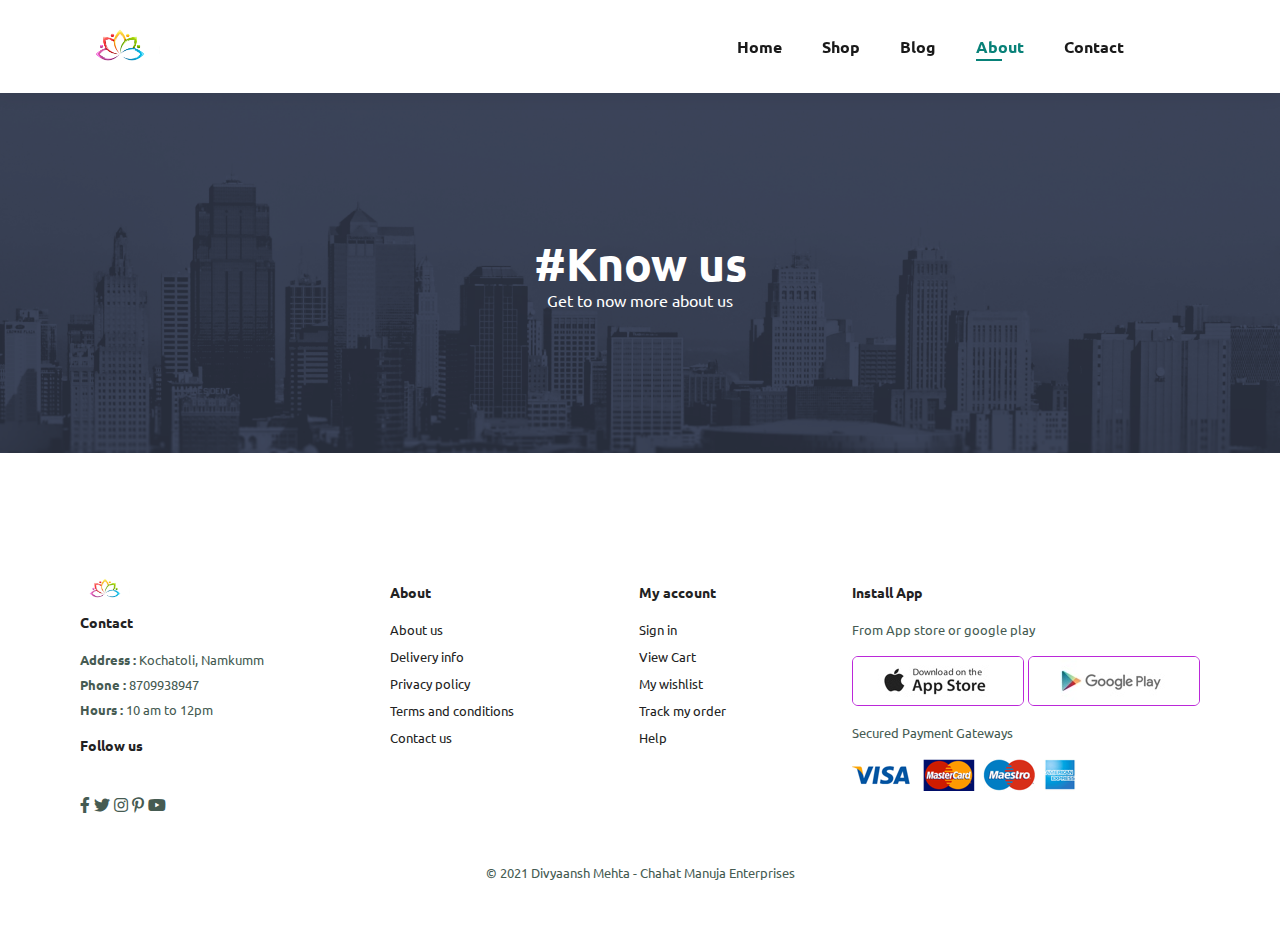
<file: ABOUT.html>
<!DOCTYPE html>
<html lang="en">
<head>
    <meta charset="UTF-8">
    <meta http-equiv="X-UA-Compatible" content="IE=edge">
    <meta name="viewport" content="width=, initial-scale=1.0">
    <title>Document</title>
    <link rel="stylesheet" href="cssfile.css">
    <link rel="stylesheet" href="stylemedia.css">
    <link rel="stylesheet" href="https://pro.fontawesome.com/releases/v5.10.0/css/all.css"/>
</head>

<body>
    
    <section id = "header">
        <a href="#"><img src = "logo.png" class="logo"></a>
            <div>        
                <ul id = "navbar" >
                    <li><a href ="INDEX.HTML">Home</a></li>
                    <li><a href ="shop.html ">Shop</a></li>
                    <li><a href ="blog.html ">Blog</a></li>
                    <li><a class ="active"href ="about.html ">About</a></li>
                    <li><a href ="contact.html ">Contact</a></li>
                    <li id ="lg-bag"><a href ="cart.html"><i class="far fa-shopping-bag"></i></a></li>
                    <a href="#" id ="close"><i class= "far fa-times"> </i> </a>
                </ul>
            </div>
         <div id = "mobile">
             <a href ="cart.html"><i class="far fa-shopping-bag"></i></a>
             <i id="bar" class ="fas fa-outdent"></i>
         </div>
    </section>

    <section id = "page-header" class ="about-header"> 
        <h2> #Know us</h2>
        <p> Get to now more about us</p>
    </section>

    <section id = "about-head" class="section-p1">
        
    </section>

   

    
    

    <footer class=" section-p1">
        <div class ="col">
            <img src = "logo.png" alt =  "compnay logo" width="50px" height="30px">
            <h4> Contact</h4>
            <p>
                <strong>Address : </strong> Kochatoli, Namkumm
            </p>
            <p>
                <strong>Phone : </strong> 8709938947
            </p>
            <p>
                <strong>Hours : </strong> 10 am to 12pm
            </p>
            <h4>Follow us </h4>
            <div class="follow">
                
                <div class="icon">
                    <i class = "fab fa-facebook-f"></i>
                </div>
                <div class="icon">
                    <i class = "fab fa-twitter"></i>
                </div>
                <div class="icon">
                    <i class = "fab fa-instagram"></i>
                </div>
                <div class="icon">
                    <i class = "fab fa-pinterest-p"></i>
                </div> 
                <div class="icon">
                    <i class = "fab fa-youtube"></i>
                </div>
            </div>
        </div>
        <div class="col">
            <h4> About</h4>
            <a href = " # ">About us</a>
            <a href = " # ">Delivery info</a>
            <a href = " # ">Privacy policy</a>
            <a href = " # ">Terms and conditions </a>
            <a href = " # ">Contact us</a>
        </div>
        <div class="col">
            <h4> My account</h4>
            <a href = " # ">Sign in</a>
            <a href = " # ">View Cart</a>
            <a href = " # ">My wishlist</a>
            <a href = " # ">Track my order </a>
            <a href = " # ">Help</a>
        </div>
        <div class="col install">
            <h4> Install App</h4>
            <p> From App store or google play</p>
            <div class="row">
                <img src ="img/pay/app.jpg">
                <img src ="img/pay/play.jpg">
            </div>
            <div>
                <p> Secured Payment Gateways</p>
                <img src="img/pay/pay.png" alt="" >
            </div>
        </div>
        <div class="copyright">
            <p> ©  2021 Divyaansh Mehta - Chahat Manuja Enterprises</p>
        </div>
    </footer>
    <script src="index.js"></script>
</body>
</html>
</file>
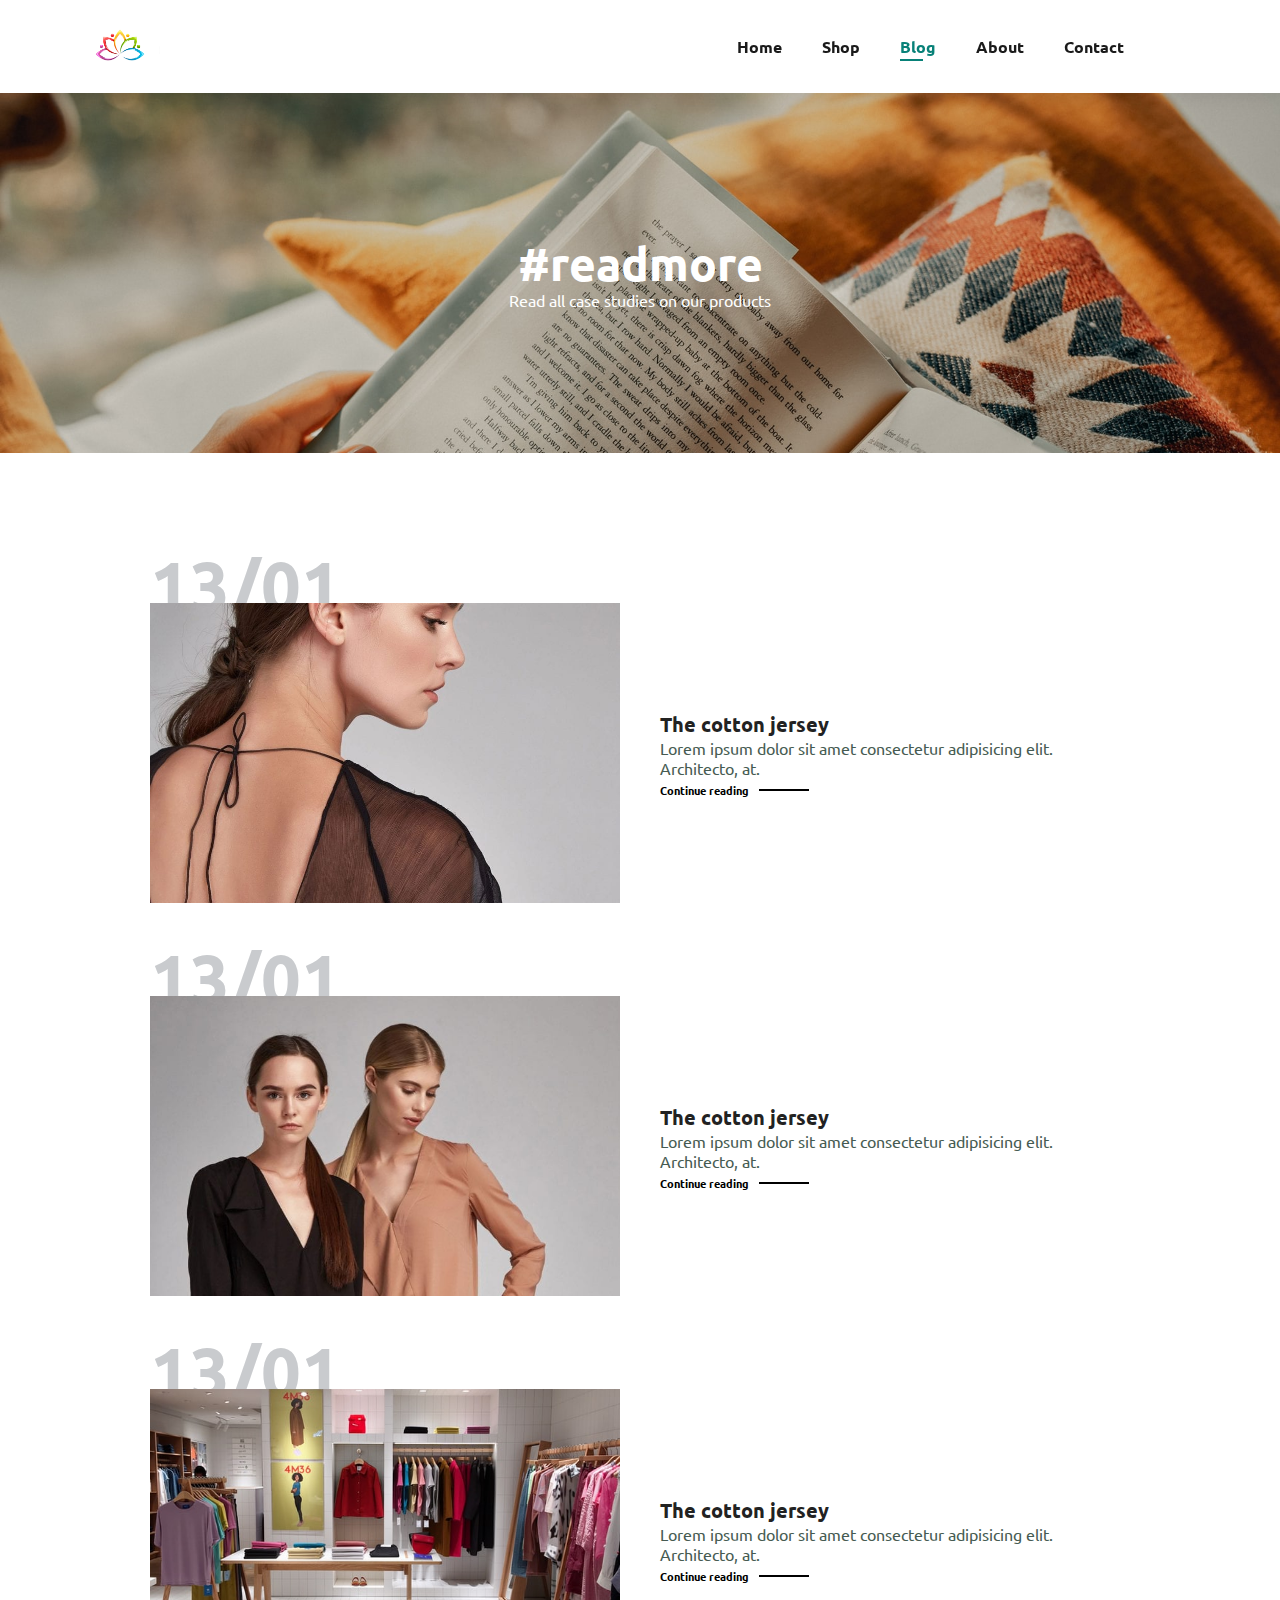
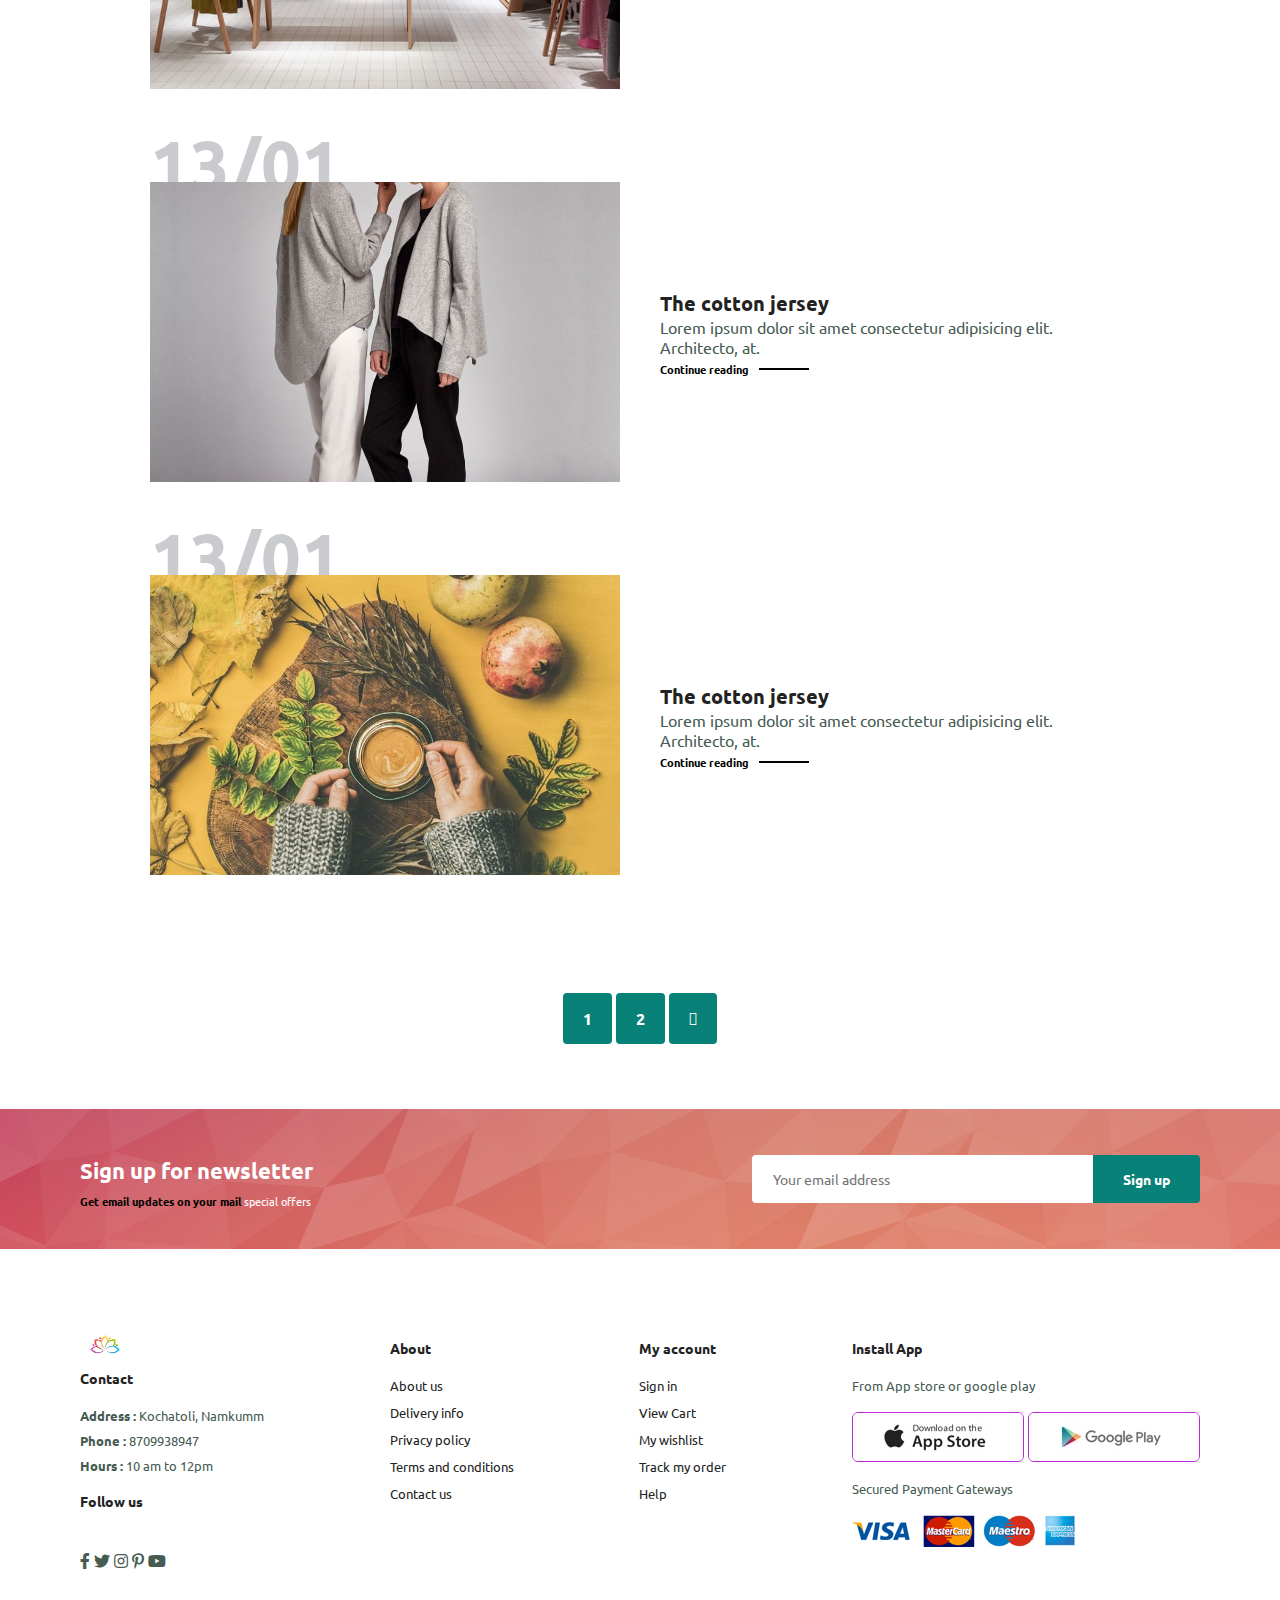
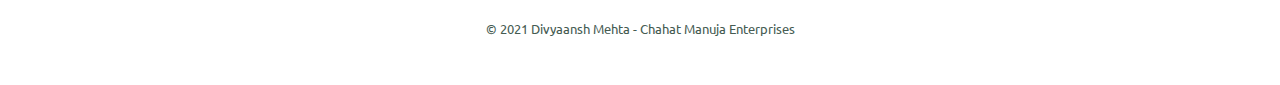
<file: BLOG.html>
<!DOCTYPE html>
<html lang="en">
<head>
    <meta charset="UTF-8">
    <meta http-equiv="X-UA-Compatible" content="IE=edge">
    <meta name="viewport" content="width=, initial-scale=1.0">
    <title>Document</title>
    <link rel="stylesheet" href="cssfile.css">
    <link rel="stylesheet" href="stylemedia.css">
    <link rel="stylesheet" href="https://pro.fontawesome.com/releases/v5.10.0/css/all.css"/>
</head>

<body>
    
    <section id = "header">
        <a href="#"><img src = "logo.png" class="logo"></a>
            <div>        
                <ul id = "navbar" >
                    <li><a href ="INDEX.HTML">Home</a></li>
                    <li><a href ="shop.html ">Shop</a></li>
                    <li><a class ="active" href ="blog.html ">Blog</a></li>
                    <li><a href ="about.html ">About</a></li>
                    <li><a href ="contact.html ">Contact</a></li>
                    <li id ="lg-bag"><a href ="cart.html"><i class="far fa-shopping-bag"></i></a></li>
                    <a href="#" id ="close"><i class= "far fa-times"> </i> </a>
                </ul>
            </div>
         <div id = "mobile">
             <a href ="cart.html"><i class="far fa-shopping-bag"></i></a>
             <i id="bar" class ="fas fa-outdent"></i>
         </div>
    </section>

    <section id = "page-header" class ="blog-header"> 
        <h2> #readmore</h2>
        <p> Read all case studies on our products</p>
    </section>

    <section id ="blog">
        <div class="blog-box">
            <div class="blog-img">
                <img src="img/blog/b1.jpg" alt="">
            </div>
            <div class="blog-details">
                <h4>The cotton jersey</h4>
                <p>Lorem ipsum dolor sit amet consectetur adipisicing elit. Architecto, at.</p>
                <a href="#">Continue reading</a>
            </div>
            <h1> 13/01 </h1>
        </div>
        <div class="blog-box">
            <div class="blog-img">
                <img src="img/blog/b2.jpg" alt="">
            </div>
            <div class="blog-details">
                <h4>The cotton jersey</h4>
                <p>Lorem ipsum dolor sit amet consectetur adipisicing elit. Architecto, at.</p>
                <a href="#">Continue reading</a>
            </div>
            <h1> 13/01 </h1>
        </div>
        <div class="blog-box">
            <div class="blog-img">
                <img src="img/blog/b3.jpg" alt="">
            </div>
            <div class="blog-details">
                <h4>The cotton jersey</h4>
                <p>Lorem ipsum dolor sit amet consectetur adipisicing elit. Architecto, at.</p>
                <a href="#">Continue reading</a>
            </div>
            <h1> 13/01 </h1>
        </div>
        <div class="blog-box">
            <div class="blog-img">
                <img src="img/blog/b4.jpg" alt="">
            </div>
            <div class="blog-details">
                <h4>The cotton jersey</h4>
                <p>Lorem ipsum dolor sit amet consectetur adipisicing elit. Architecto, at.</p>
                <a href="#">Continue reading</a>
            </div>
            <h1> 13/01 </h1>
        </div>
        <div class="blog-box">
            <div class="blog-img">
                <img src="img/blog/b6.jpg" alt="">
            </div>
            <div class="blog-details">
                <h4>The cotton jersey</h4>
                <p>Lorem ipsum dolor sit amet consectetur adipisicing elit. Architecto, at.</p>
                <a href="#">Continue reading</a>
            </div>
            <h1> 13/01 </h1>
        </div>
    </section>

    <section id="pagination" class ="section-p1">
        <a href ="#">1</a>
        <a href ="#">2</a>
        <a href ="#"><i class = "fal fa-long-arrow-alt-right"> </i></a>
    </section>
    
    <section id = "newsletter" class="section-p1 section-m1">
        <div class="newstext">
            <h4> Sign up for newsletter</h4>
            <h6> Get email updates on your mail <span> special offers</h6>
        </div>

        <div class="form">
            <input type = "email" placeholder="Your email address">
            <button class="normal" > Sign up</button> 
        </div>

    </section>

    <footer class=" section-p1">
        <div class ="col">
            <img src = "logo.png" alt =  "compnay logo" width="50px" height="30px">
            <h4> Contact</h4>
            <p>
                <strong>Address : </strong> Kochatoli, Namkumm
            </p>
            <p>
                <strong>Phone : </strong> 8709938947
            </p>
            <p>
                <strong>Hours : </strong> 10 am to 12pm
            </p>
            <h4>Follow us </h4>
            <div class="follow">
                
                <div class="icon">
                    <i class = "fab fa-facebook-f"></i>
                </div>
                <div class="icon">
                    <i class = "fab fa-twitter"></i>
                </div>
                <div class="icon">
                    <i class = "fab fa-instagram"></i>
                </div>
                <div class="icon">
                    <i class = "fab fa-pinterest-p"></i>
                </div> 
                <div class="icon">
                    <i class = "fab fa-youtube"></i>
                </div>
            </div>
        </div>
        <div class="col">
            <h4> About</h4>
            <a href = " # ">About us</a>
            <a href = " # ">Delivery info</a>
            <a href = " # ">Privacy policy</a>
            <a href = " # ">Terms and conditions </a>
            <a href = " # ">Contact us</a>
        </div>
        <div class="col">
            <h4> My account</h4>
            <a href = " # ">Sign in</a>
            <a href = " # ">View Cart</a>
            <a href = " # ">My wishlist</a>
            <a href = " # ">Track my order </a>
            <a href = " # ">Help</a>
        </div>
        <div class="col install">
            <h4> Install App</h4>
            <p> From App store or google play</p>
            <div class="row">
                <img src ="img/pay/app.jpg">
                <img src ="img/pay/play.jpg">
            </div>
            <div>
                <p> Secured Payment Gateways</p>
                <img src="img/pay/pay.png" alt="" >
            </div>
        </div>
        <div class="copyright">
            <p> ©  2021 Divyaansh Mehta - Chahat Manuja Enterprises</p>
        </div>
    </footer>
    <script src="index.js"></script>
</body>
</html>
</file>
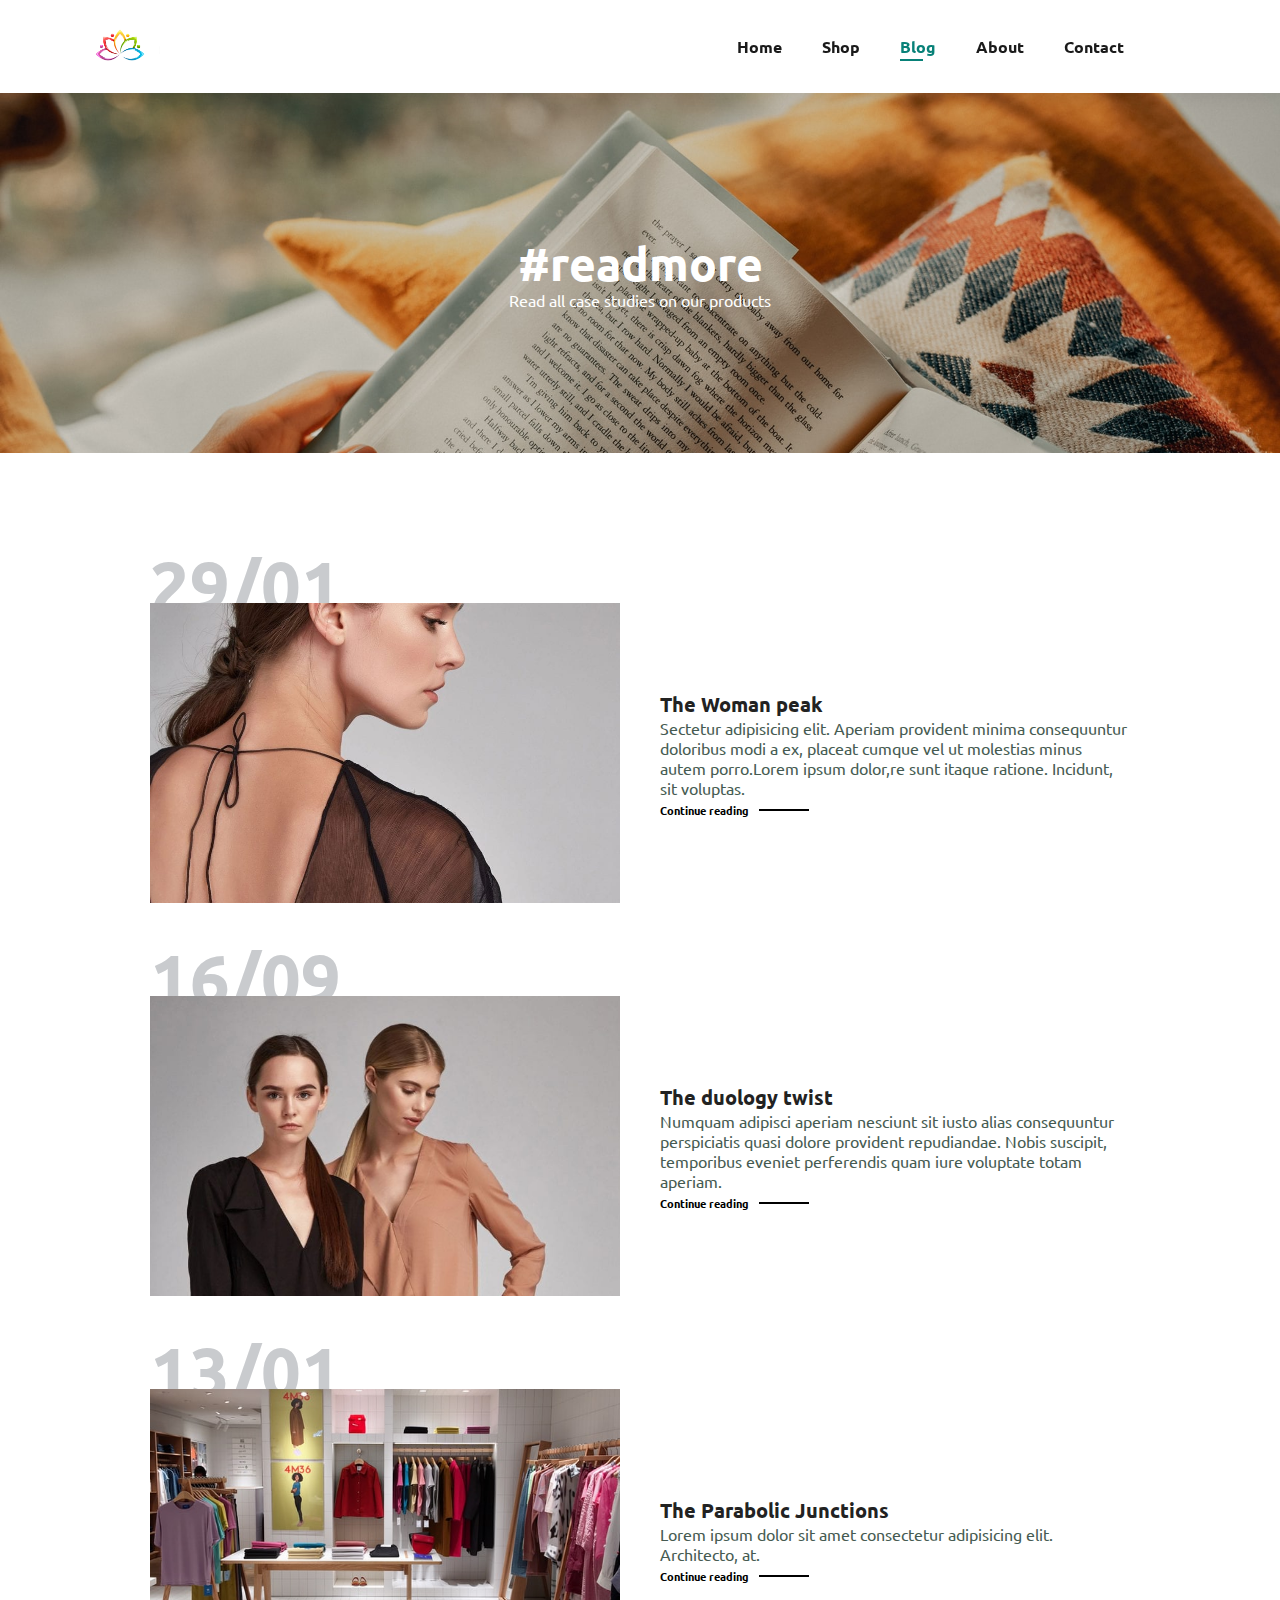
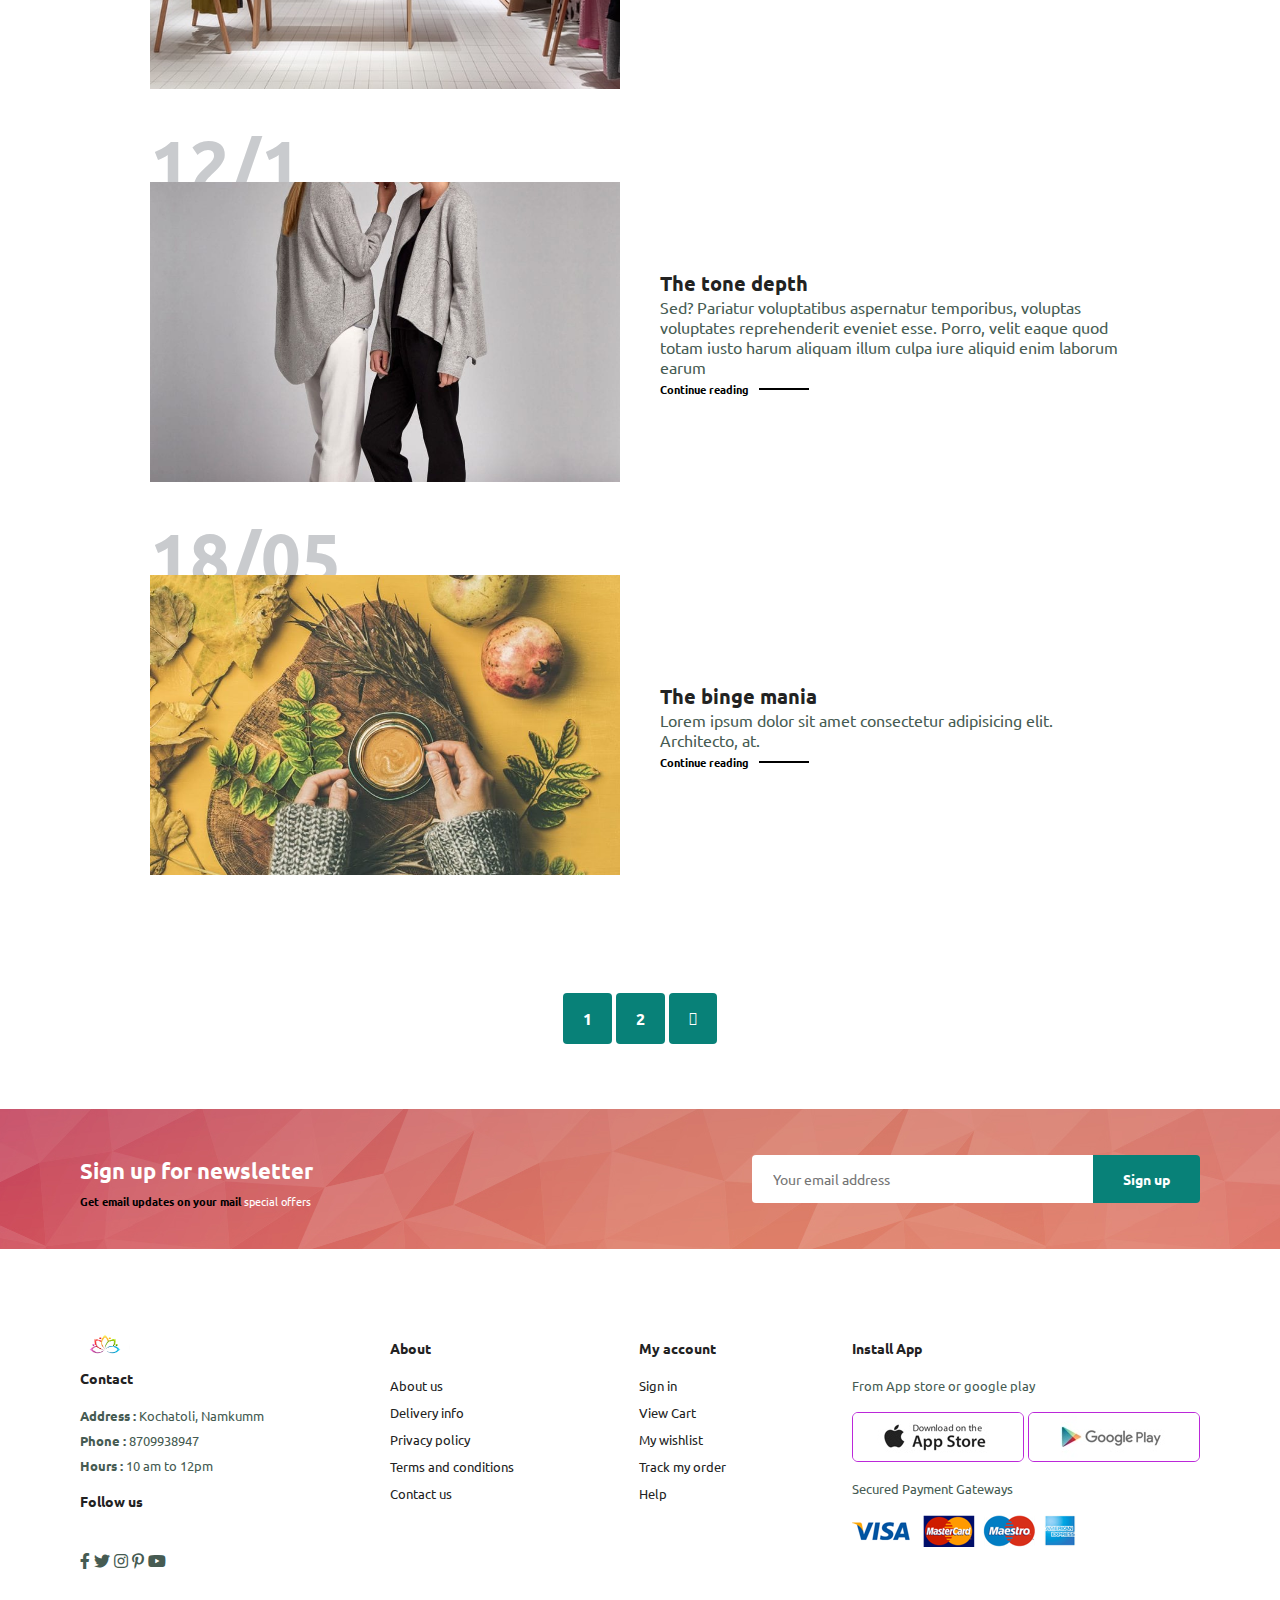
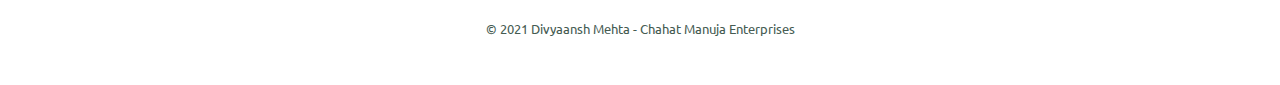
<file: blog.html>
<!DOCTYPE html>
<html lang="en">
<head>
    <meta charset="UTF-8">
    <meta http-equiv="X-UA-Compatible" content="IE=edge">
    <meta name="viewport" content="width=, initial-scale=1.0">
    <title>Document</title>
    <link rel="stylesheet" href="cssfile.css">
    <link rel="stylesheet" href="stylemedia.css">
    <link rel="stylesheet" href="https://pro.fontawesome.com/releases/v5.10.0/css/all.css"/>
</head>

<body>
    
    <section id = "header">
        <a href="index.html"><img src = "logo.png" class="logo"></a>
            <div>        
                <ul id = "navbar" >
                    <li><a href ="index.html">Home</a></li>
                    <li><a href ="shop.html ">Shop</a></li>
                    <li><a class ="active" href ="blog.html ">Blog</a></li>
                    <li><a href ="about.html ">About</a></li>
                    <li><a href ="contact.html ">Contact</a></li>
                    <li id ="lg-bag"><a href ="cart.html"><i class="far fa-shopping-bag"></i></a></li>
                    <a href="#" id ="close"><i class= "far fa-times"> </i> </a>
                </ul>
            </div>
         <div id = "mobile">
             <a href ="cart.html"><i class="far fa-shopping-bag"></i></a>
             <i id="bar" class ="fas fa-outdent"></i>
         </div>
    </section>

    <section id = "page-header" class ="blog-header"> 
        <h2> #readmore</h2>
        <p> Read all case studies on our products</p>
    </section>

    <section id ="blog">
        <div class="blog-box">
            <div class="blog-img">
                <img src="img/blog/b1.jpg" alt="">
            </div>
            <div class="blog-details">
                <h4>The Woman peak</h4>
                <p>Sectetur adipisicing elit. Aperiam provident minima consequuntur doloribus modi a ex, placeat cumque vel ut molestias minus autem porro.Lorem ipsum dolor,re sunt itaque ratione. Incidunt, sit voluptas.</p>
                <a href="#">Continue reading</a>
            </div>
            <h1> 29/01 </h1>
        </div>
        <div class="blog-box">
            <div class="blog-img">
                <img src="img/blog/b2.jpg" alt="">
            </div>
            <div class="blog-details">
                <h4>The duology twist</h4>
                <p>Numquam adipisci aperiam nesciunt sit iusto alias consequuntur perspiciatis quasi dolore provident repudiandae. Nobis suscipit, temporibus eveniet perferendis quam iure voluptate totam aperiam.</p>
                <a href="#">Continue reading</a>
            </div>
            <h1> 16/09 </h1>
        </div>
        <div class="blog-box">
            <div class="blog-img">
                <img src="img/blog/b3.jpg" alt="">
            </div>
            <div class="blog-details">
                <h4>The Parabolic Junctions</h4>
                <p>Lorem ipsum dolor sit amet consectetur adipisicing elit. Architecto, at.</p>
                <a href="#">Continue reading</a>
            </div>
            <h1> 13/01 </h1>
        </div>
        <div class="blog-box">
            <div class="blog-img">
                <img src="img/blog/b4.jpg" alt="">
            </div>
            <div class="blog-details">
                <h4>The tone depth</h4>
                <p> Sed? Pariatur voluptatibus aspernatur temporibus, voluptas voluptates reprehenderit eveniet esse. Porro, velit eaque quod totam iusto harum aliquam illum culpa iure aliquid enim laborum earum </p>
                <a href="#">Continue reading</a>
            </div>
            <h1> 12/1 </h1>
        </div>
        <div class="blog-box">
            <div class="blog-img">
                <img src="img/blog/b6.jpg" alt="">
            </div>
            <div class="blog-details">
                <h4>The binge mania</h4>
                <p>Lorem ipsum dolor sit amet consectetur adipisicing elit. Architecto, at.</p>
                <a href="#">Continue reading</a>
            </div>
            <h1> 18/05 </h1>
        </div>
    </section>

    <section id="pagination" class ="section-p1">
        <a href ="#">1</a>
        <a href ="#">2</a>
        <a href ="#"><i class = "fal fa-long-arrow-alt-right"> </i></a>
    </section>
    
    <section id = "newsletter" class="section-p1 section-m1">
        <div class="newstext">
            <h4> Sign up for newsletter</h4>
            <h6> Get email updates on your mail <span> special offers</h6>
        </div>

        <div class="form">
            <input type = "email" placeholder="Your email address">
            <button class="normal" > Sign up</button> 
        </div>

    </section>

    <footer class=" section-p1">
        <div class ="col">
            <img src = "logo.png" alt =  "compnay logo" width="50px" height="30px">
            <h4> Contact</h4>
            <p>
                <strong>Address : </strong> Kochatoli, Namkumm
            </p>
            <p>
                <strong>Phone : </strong> 8709938947
            </p>
            <p>
                <strong>Hours : </strong> 10 am to 12pm
            </p>
            <h4>Follow us </h4>
            <div class="follow">
                
                <div class="icon">
                    <i class = "fab fa-facebook-f"></i>
                </div>
                <div class="icon">
                    <i class = "fab fa-twitter"></i>
                </div>
                <div class="icon">
                    <i class = "fab fa-instagram"></i>
                </div>
                <div class="icon">
                    <i class = "fab fa-pinterest-p"></i>
                </div> 
                <div class="icon">
                    <i class = "fab fa-youtube"></i>
                </div>
            </div>
        </div>
        <div class="col">
            <h4> About</h4>
            <a href = " # ">About us</a>
            <a href = " # ">Delivery info</a>
            <a href = " # ">Privacy policy</a>
            <a href = " # ">Terms and conditions </a>
            <a href = " # ">Contact us</a>
        </div>
        <div class="col">
            <h4> My account</h4>
            <a href = " # ">Sign in</a>
            <a href = " # ">View Cart</a>
            <a href = " # ">My wishlist</a>
            <a href = " # ">Track my order </a>
            <a href = " # ">Help</a>
        </div>
        <div class="col install">
            <h4> Install App</h4>
            <p> From App store or google play</p>
            <div class="row">
                <img src ="img/pay/app.jpg">
                <img src ="img/pay/play.jpg">
            </div>
            <div>
                <p> Secured Payment Gateways</p>
                <img src="img/pay/pay.png" alt="" >
            </div>
        </div>
        <div class="copyright">
            <p> ©  2021 Divyaansh Mehta - Chahat Manuja Enterprises</p>
        </div>
    </footer>
    <script src="index.js"></script>
</body>
</html>
</file>
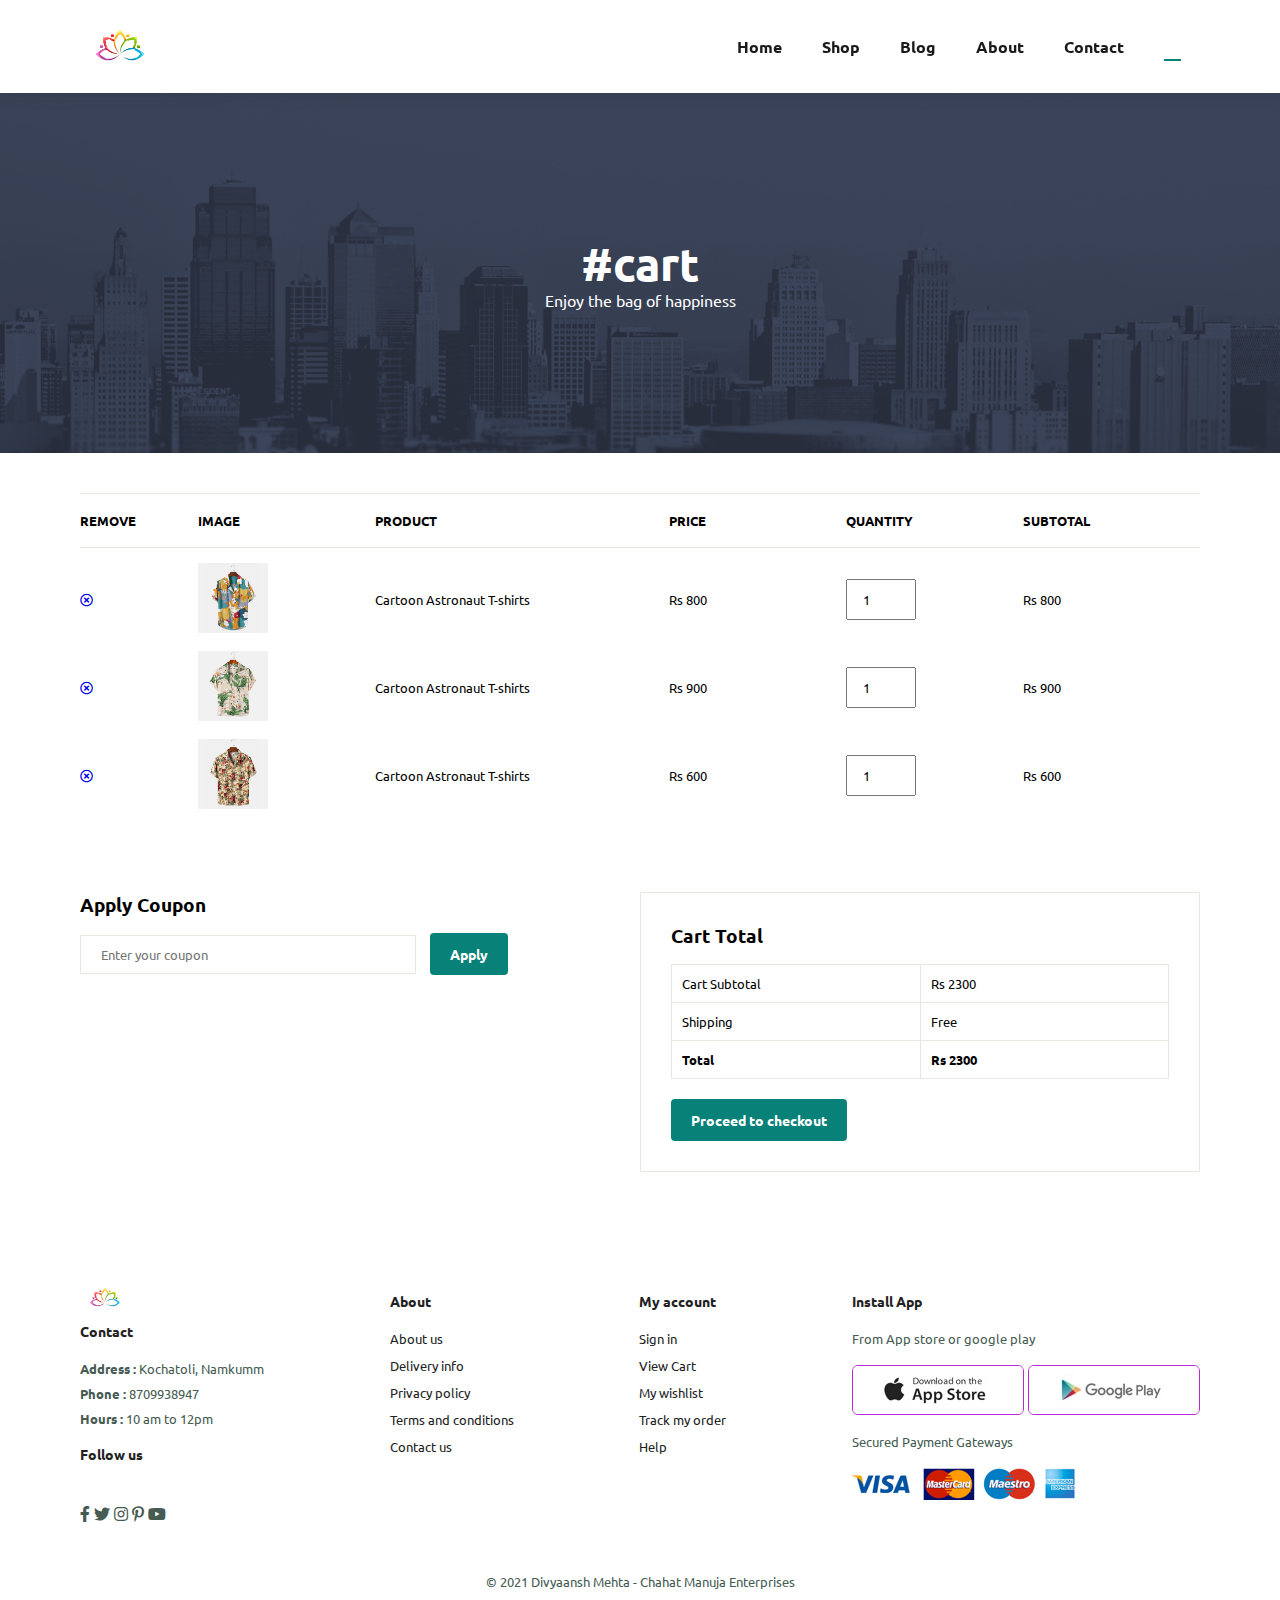
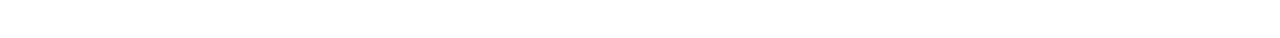
<file: cart.html>
<!DOCTYPE html>
<html lang="en">
<head>
    <meta charset="UTF-8">
    <meta http-equiv="X-UA-Compatible" content="IE=edge">
    <meta name="viewport" content="width=, initial-scale=1.0">
    <title>Document</title>
    <link rel="stylesheet" href="cssfile.css">
    <link rel="stylesheet" href="stylemedia.css">
    <link rel="stylesheet" href="https://pro.fontawesome.com/releases/v5.10.0/css/all.css"/>
</head>

<body>
    
    <section id = "header">
        <a href="index.html"><img src = "logo.png" class="logo"></a>
            <div>        
                <ul id = "navbar" >
                    <li><a href ="index.html">Home</a></li>
                    <li><a href ="shop.html ">Shop</a></li>
                    <li><a href ="blog.html ">Blog</a></li>
                    <li><a href ="about.html ">About</a></li>
                    <li><a  href ="contact.html ">Contact</a></li>
                    <li id ="lg-bag"><a class ="active" href ="cart.html"><i class="far fa-shopping-bag"></i></a></li>
                    <a href="#" id ="close"><i class= "far fa-times"> </i> </a>
                </ul>
            </div>
         <div id = "mobile">
             <a href ="cart.html"><i class="far fa-shopping-bag"></i></a>
             <i id="bar" class ="fas fa-outdent"></i>
         </div>
    </section>

    <section id = "page-header" class ="about-header"> 
        <h2> #cart</h2>
        <p> Enjoy the bag of happiness</p>
    </section>

    <section id = "cart" class ="section-p1">
        <table width="100%">
            <thead>
                <tr>
                    <td>Remove</td>
                    <td>Image</td>
                    <td>Product</td>
                    <td>Price</td>
                    <td>Quantity</td>
                    <td>Subtotal</td>              
                </tr>
            </thead>
            <tbody>
                <tr>
                    <td> <a href="#"><i class = "far fa-times-circle"></i></a></td>
                    <td> <img src = "img/products/f1.jpg"></td>
                    <td> Cartoon Astronaut  T-shirts</td>
                    <td> Rs 800</td>
                    <td><input type="number" value ="1"></td>
                    <td> Rs 800 </td>
                </tr>
                <tr>
                    <td> <a href="#"><i class = "far fa-times-circle"></i></a></td>
                    <td> <img src = "img/products/f2.jpg"></td>
                    <td> Cartoon Astronaut  T-shirts</td>
                    <td> Rs 900</td>
                    <td><input type="number" value ="1"></td>
                    <td> Rs 900 </td>
                </tr>
                <tr>
                    <td> <a href="#"><i class = "far fa-times-circle"></i></a></td>
                    <td> <img src = "img/products/f3.jpg"></td>
                    <td> Cartoon Astronaut  T-shirts</td>
                    <td> Rs 600</td>
                    <td><input type="number" value ="1"></td>
                    <td> Rs 600 </td>
                </tr>
            </tbody>

        </table>

    </section>
    
    <section id = "cart-add" class="section-p1">
        <div id ="coupon">
            <h3>Apply Coupon</h3>
            <div>
                <input type="text" placeholder="Enter your coupon">
                <button class ="normal"> Apply </button>
            </div>
        </div>

        <div id ="subtotal">
            <h3> Cart Total </h3>
            <table>
                <tr>
                    <td>Cart Subtotal</td>
                    <td> Rs 2300 </td>
                </tr>
                <tr>
                    <td> Shipping</td>
                    <td> Free </td>
                </tr>
                <tr>
                    <td><strong>Total</strong></td>
                    <td><strong>Rs 2300</strong></td>
                </tr>
            </table>
            <button class="normal">Proceed to checkout</button>
        </div>
    </section>

    <footer class=" section-p1">
        <div class ="col">
            <img src = "logo.png" alt =  "compnay logo" width="50px" height="30px">
            <h4> Contact</h4>
            <p>
                <strong>Address : </strong> Kochatoli, Namkumm
            </p>
            <p>
                <strong>Phone : </strong> 8709938947
            </p>
            <p>
                <strong>Hours : </strong> 10 am to 12pm
            </p>
            <h4>Follow us </h4>
            <div class="follow">
                
                <div class="icon">
                    <i class = "fab fa-facebook-f"></i>
                </div>
                <div class="icon">
                    <i class = "fab fa-twitter"></i>
                </div>
                <div class="icon">
                    <i class = "fab fa-instagram"></i>
                </div>
                <div class="icon">
                    <i class = "fab fa-pinterest-p"></i>
                </div> 
                <div class="icon">
                    <i class = "fab fa-youtube"></i>
                </div>
            </div>
        </div>
        <div class="col">
            <h4> About</h4>
            <a href = " # ">About us</a>
            <a href = " # ">Delivery info</a>
            <a href = " # ">Privacy policy</a>
            <a href = " # ">Terms and conditions </a>
            <a href = " # ">Contact us</a>
        </div>
        <div class="col">
            <h4> My account</h4>
            <a href = " # ">Sign in</a>
            <a href = " # ">View Cart</a>
            <a href = " # ">My wishlist</a>
            <a href = " # ">Track my order </a>
            <a href = " # ">Help</a>
        </div>
        <div class="col install">
            <h4> Install App</h4>
            <p> From App store or google play</p>
            <div class="row">
                <img src ="img/pay/app.jpg">
                <img src ="img/pay/play.jpg">
            </div>
            <div>
                <p> Secured Payment Gateways</p>
                <img src="img/pay/pay.png" alt="" >
            </div>
        </div>
        <div class="copyright">
            <p> ©  2021 Divyaansh Mehta - Chahat Manuja Enterprises</p>
        </div>
    </footer>
    <script src="index.js"></script>
</body>
</html>
</file>
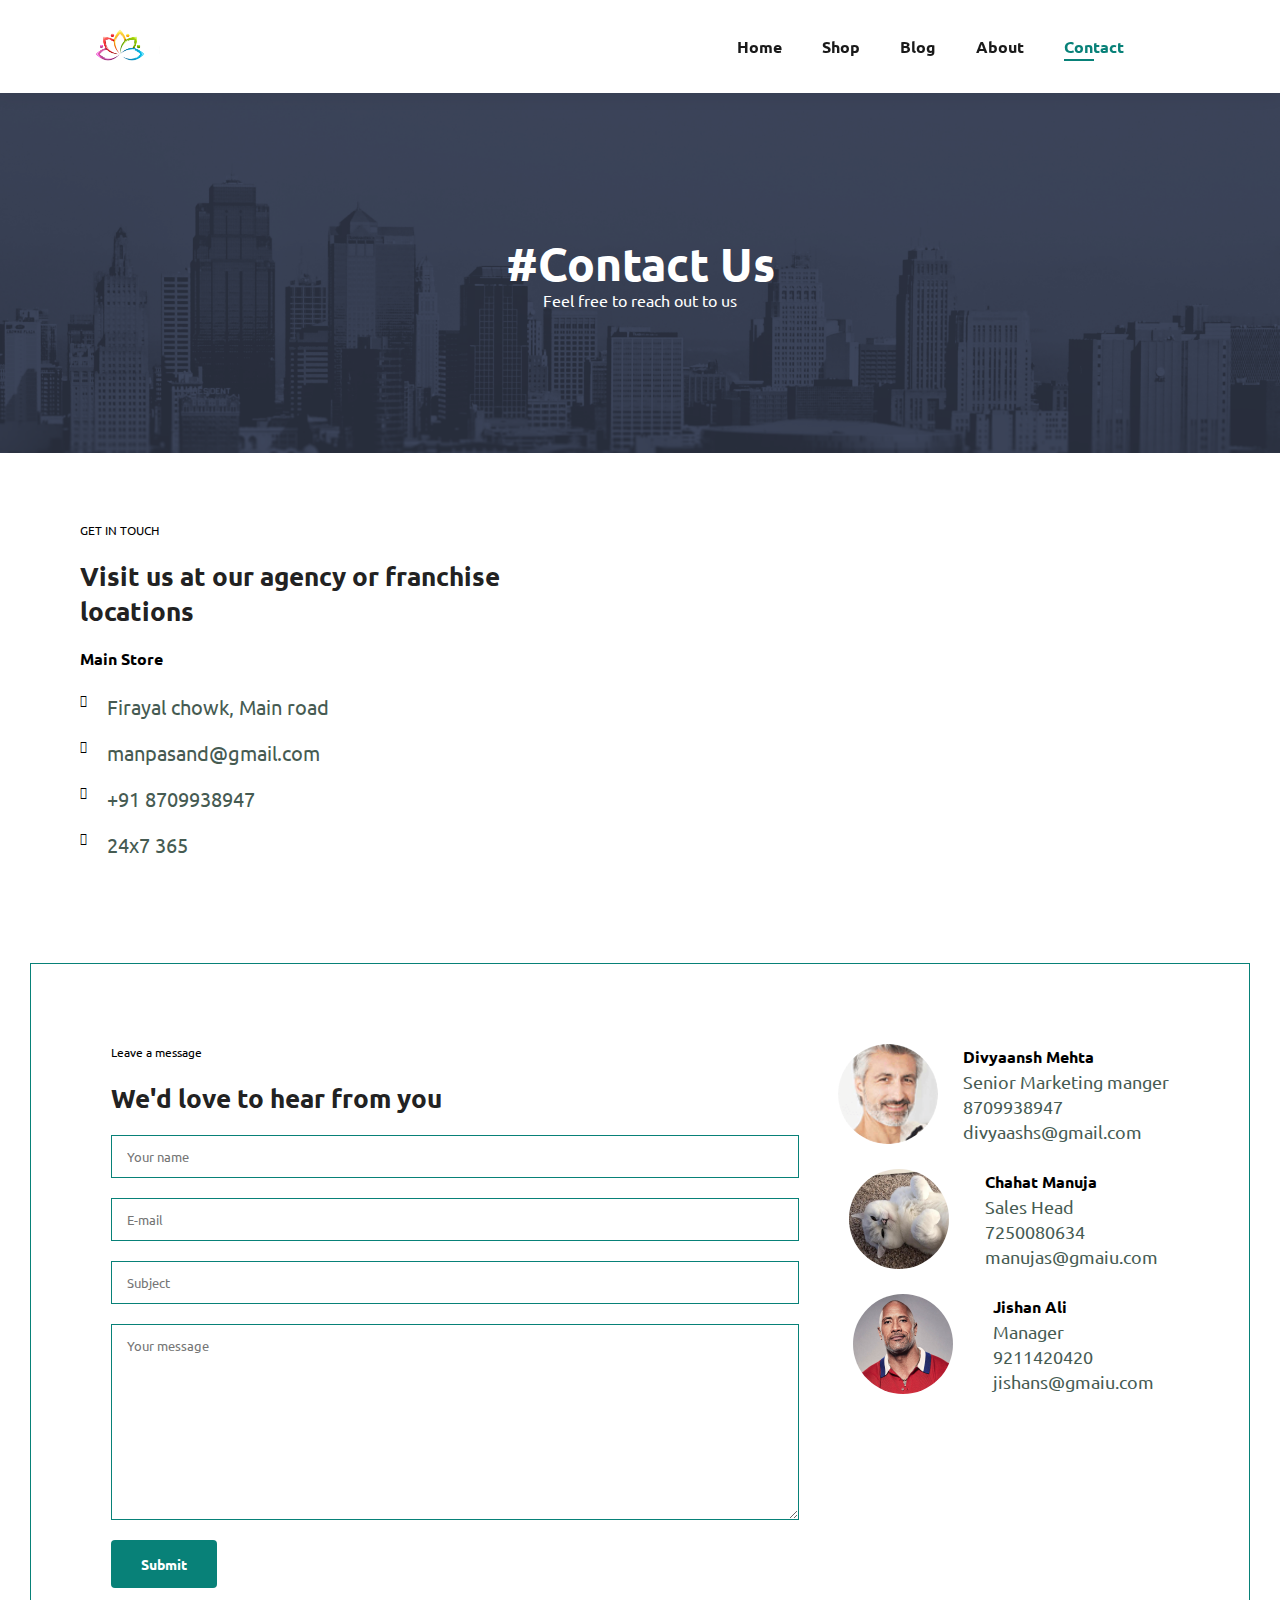
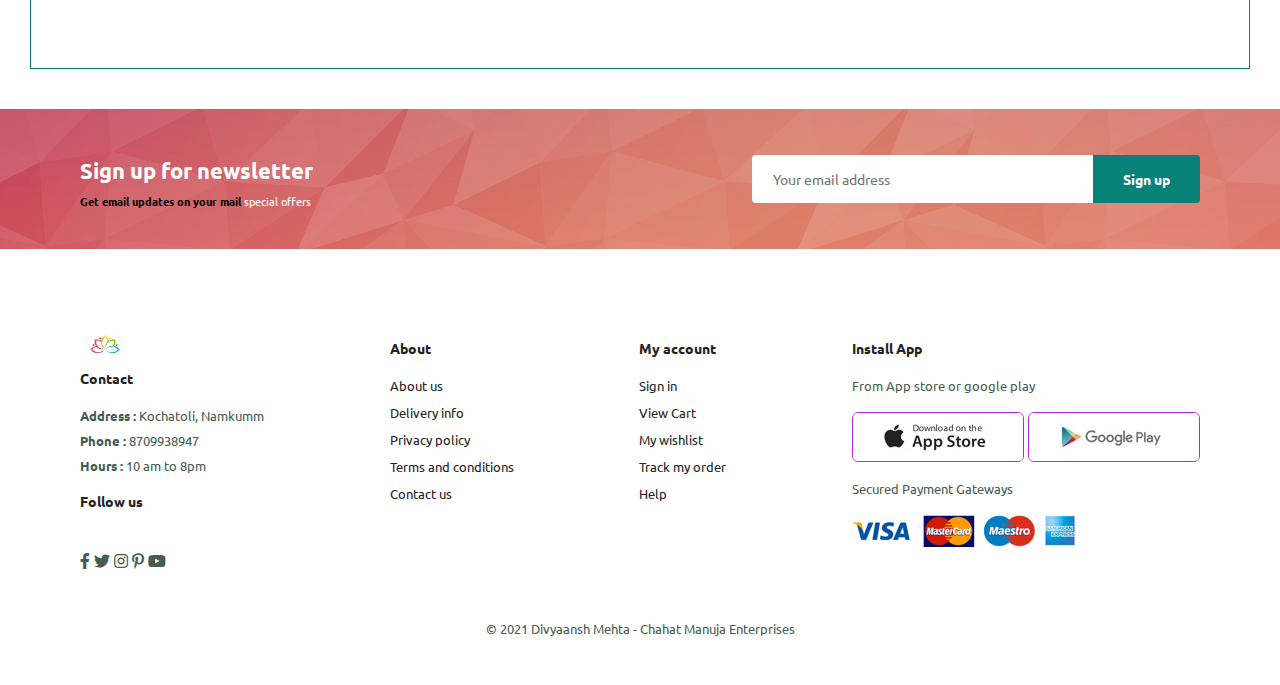
<file: contact.html>
<!DOCTYPE html>
<html lang="en">
<head>
    <meta charset="UTF-8">
    <meta http-equiv="X-UA-Compatible" content="IE=edge">
    <meta name="viewport" content="width=, initial-scale=1.0">
    <title>Document</title>
    <link rel="stylesheet" href="cssfile.css">
    <link rel="stylesheet" href="stylemedia.css">
    <link rel="stylesheet" href="https://pro.fontawesome.com/releases/v5.10.0/css/all.css"/>
</head>

<body>
    
    <section id = "header">
        <a href="index.html"><img src = "logo.png" class="logo"></a>
            <div>        
                <ul id = "navbar" >
                    <li><a href ="index.html">Home</a></li>
                    <li><a href ="shop.html ">Shop</a></li>
                    <li><a href ="blog.html ">Blog</a></li>
                    <li><a href ="about.html ">About</a></li>
                    <li><a class ="active" href ="contact.html ">Contact</a></li>
                    <li id ="lg-bag"><a href ="cart.html"><i class="far fa-shopping-bag"></i></a></li>
                    <a href="#" id ="close"><i class= "far fa-times"> </i> </a>
                </ul>
            </div>
         <div id = "mobile">
             <a href ="cart.html"><i class="far fa-shopping-bag"></i></a>
             <i id="bar" class ="fas fa-outdent"></i>
         </div>
    </section>

    <section id = "page-header" class ="about-header"> 
        <h2> #Contact Us</h2>
        <p> Feel free to reach out to us</p>
    </section>

    <section id ="contact-details" class ="section-p1">
        <div class ="details">
            <span>GET IN TOUCH</span>
            <h2> Visit us at our agency or franchise locations </h2>
            <h3>Main Store</h3>
            <div>
                <li>
                    <i class = "fal fa-map"></i>
                    <p>  Firayal chowk, Main road</p>
                </li>
                <li>
                    <i class = "fal fa-envelope"></i>
                    <p>  manpasand@gmail.com </p>
                </li>
                <li>
                    <i class = "fal fa-phone-alt"></i>
                    <p>  +91 8709938947 </p>
                </li>
                <li>
                    <i class = "fal fa-clock"></i>
                    <p> 24x7 365</p>
                </li>
            </div>
        </div>
        <div class="map">
            <iframe src="https://www.google.com/maps/embed?pb=!1m18!1m12!1m3!1d58600.15862965652!2d85.25480825820314!3d23.3697636!2m3!1f0!2f0!3f0!3m2!1i1024!2i768!4f13.1!3m3!1m2!1s0x39f4e16660dadbad%3A0x6c8ce0ae8ae08632!2sNew%20Manpasand!5e0!3m2!1sen!2sin!4v1656366646659!5m2!1sen!2sin" width="600" height="450" style="border:0;" allowfullscreen="" loading="lazy" referrerpolicy="no-referrer-when-downgrade"></iframe>

        </div>
    </section>

    <section id ="form-details">
        <form action="empty">
            <span>Leave a message</span>
            <h2>We'd love to hear from you</h2>
            <input type="text" placeholder="Your name">
            <input type="email" placeholder="E-mail">
            <input type="text" placeholder="Subject">
            <textarea name="" id="" cols="30" rows="10" placeholder="Your message"></textarea>
            <button class ="normal"> Submit </button>
        </form>

        <div class="people">
            <div>
                <img src="img/people/1.png" alt="">
                <p><span>Divyaansh Mehta</span>Senior Marketing manger<br>8709938947<br>divyaashs@gmail.com</p>
            </div>
            <div>
                <img src="img/chat.png" alt="">
                <p><span>Chahat Manuja</span>Sales Head<br>7250080634<br>manujas@gmaiu.com</p>
            </div>
            <div>
                <img src="img/jish.jpg" alt="">
                <p><span>Jishan Ali</span>Manager<br>9211420420<br>jishans@gmaiu.com</p>
            </div>
        </div>
    </section>
   

    <section id = "newsletter" class="section-p1 section-m1">
        <div class="newstext">
            <h4> Sign up for newsletter</h4>
            <h6> Get email updates on your mail <span> special offers</h6>
        </div>

        <div class="form">
            <input type = "email" placeholder="Your email address">
            <button class="normal" > Sign up</button> 
        </div>

    </section>

    <footer class=" section-p1">
        <div class ="col">
            <img src = "logo.png" alt =  "compnay logo" width="50px" height="30px">
            <h4> Contact</h4>
            <p>
                <strong>Address : </strong> Kochatoli, Namkumm
            </p>
            <p>
                <strong>Phone : </strong> 8709938947
            </p>
            <p>
                <strong>Hours : </strong> 10 am to 8pm
            </p>
            <h4>Follow us </h4>
            <div class="follow">
                
                <div class="icon">
                    <i class = "fab fa-facebook-f"></i>
                </div>
                <div class="icon">
                    <i class = "fab fa-twitter"></i>
                </div>
                <div class="icon">
                    <i class = "fab fa-instagram"></i>
                </div>
                <div class="icon">
                    <i class = "fab fa-pinterest-p"></i>
                </div> 
                <div class="icon">
                    <i class = "fab fa-youtube"></i>
                </div>
            </div>
        </div>
        <div class="col">
            <h4> About</h4>
            <a href = " # ">About us</a>
            <a href = " # ">Delivery info</a>
            <a href = " # ">Privacy policy</a>
            <a href = " # ">Terms and conditions </a>
            <a href = " # ">Contact us</a>
        </div>
        <div class="col">
            <h4> My account</h4>
            <a href = " # ">Sign in</a>
            <a href = " # ">View Cart</a>
            <a href = " # ">My wishlist</a>
            <a href = " # ">Track my order </a>
            <a href = " # ">Help</a>
        </div>
        <div class="col install">
            <h4> Install App</h4>
            <p> From App store or google play</p>
            <div class="row">
                <img src ="img/pay/app.jpg">
                <img src ="img/pay/play.jpg">
            </div>
            <div>
                <p> Secured Payment Gateways</p>
                <img src="img/pay/pay.png" alt="" >
            </div>
        </div>
        <div class="copyright">
            <p> ©  2021 Divyaansh Mehta - Chahat Manuja Enterprises</p>
        </div>
    </footer>
    <script src="index.js"></script>
</body>
</html>
</file>
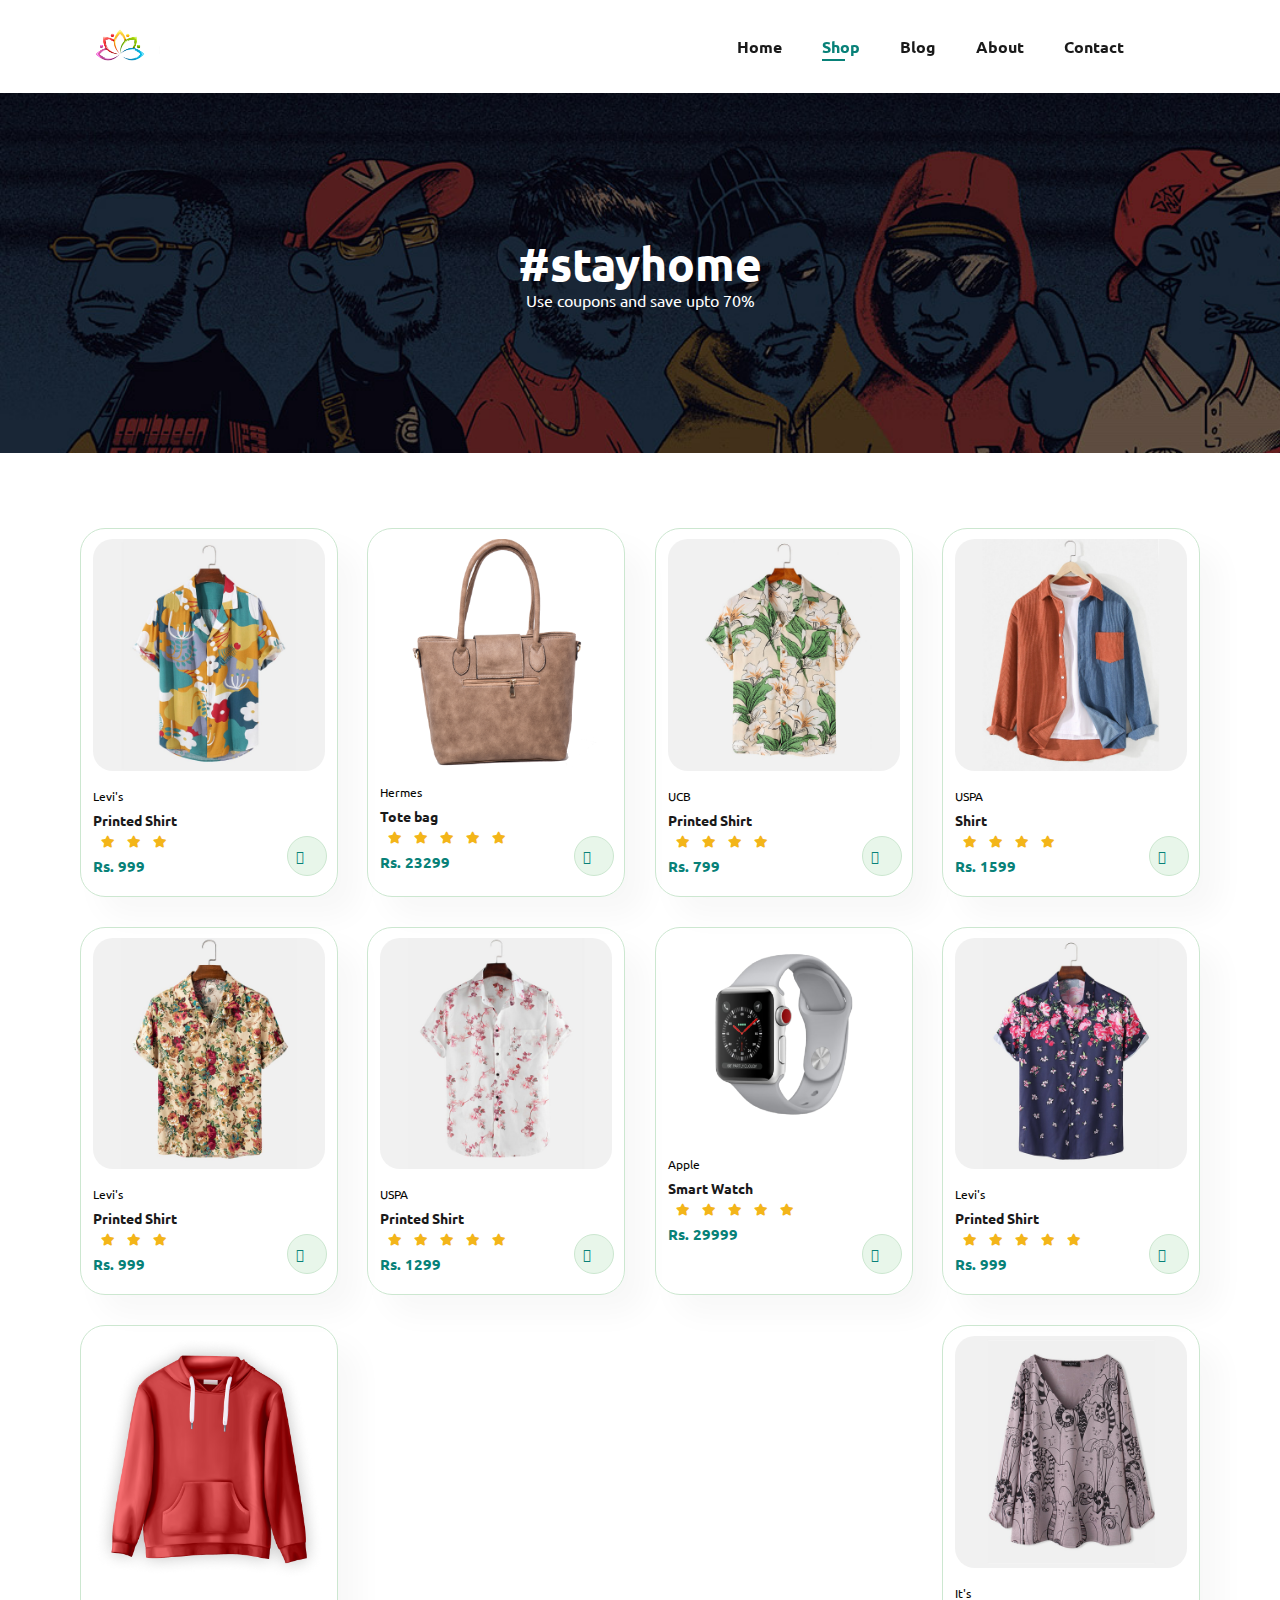
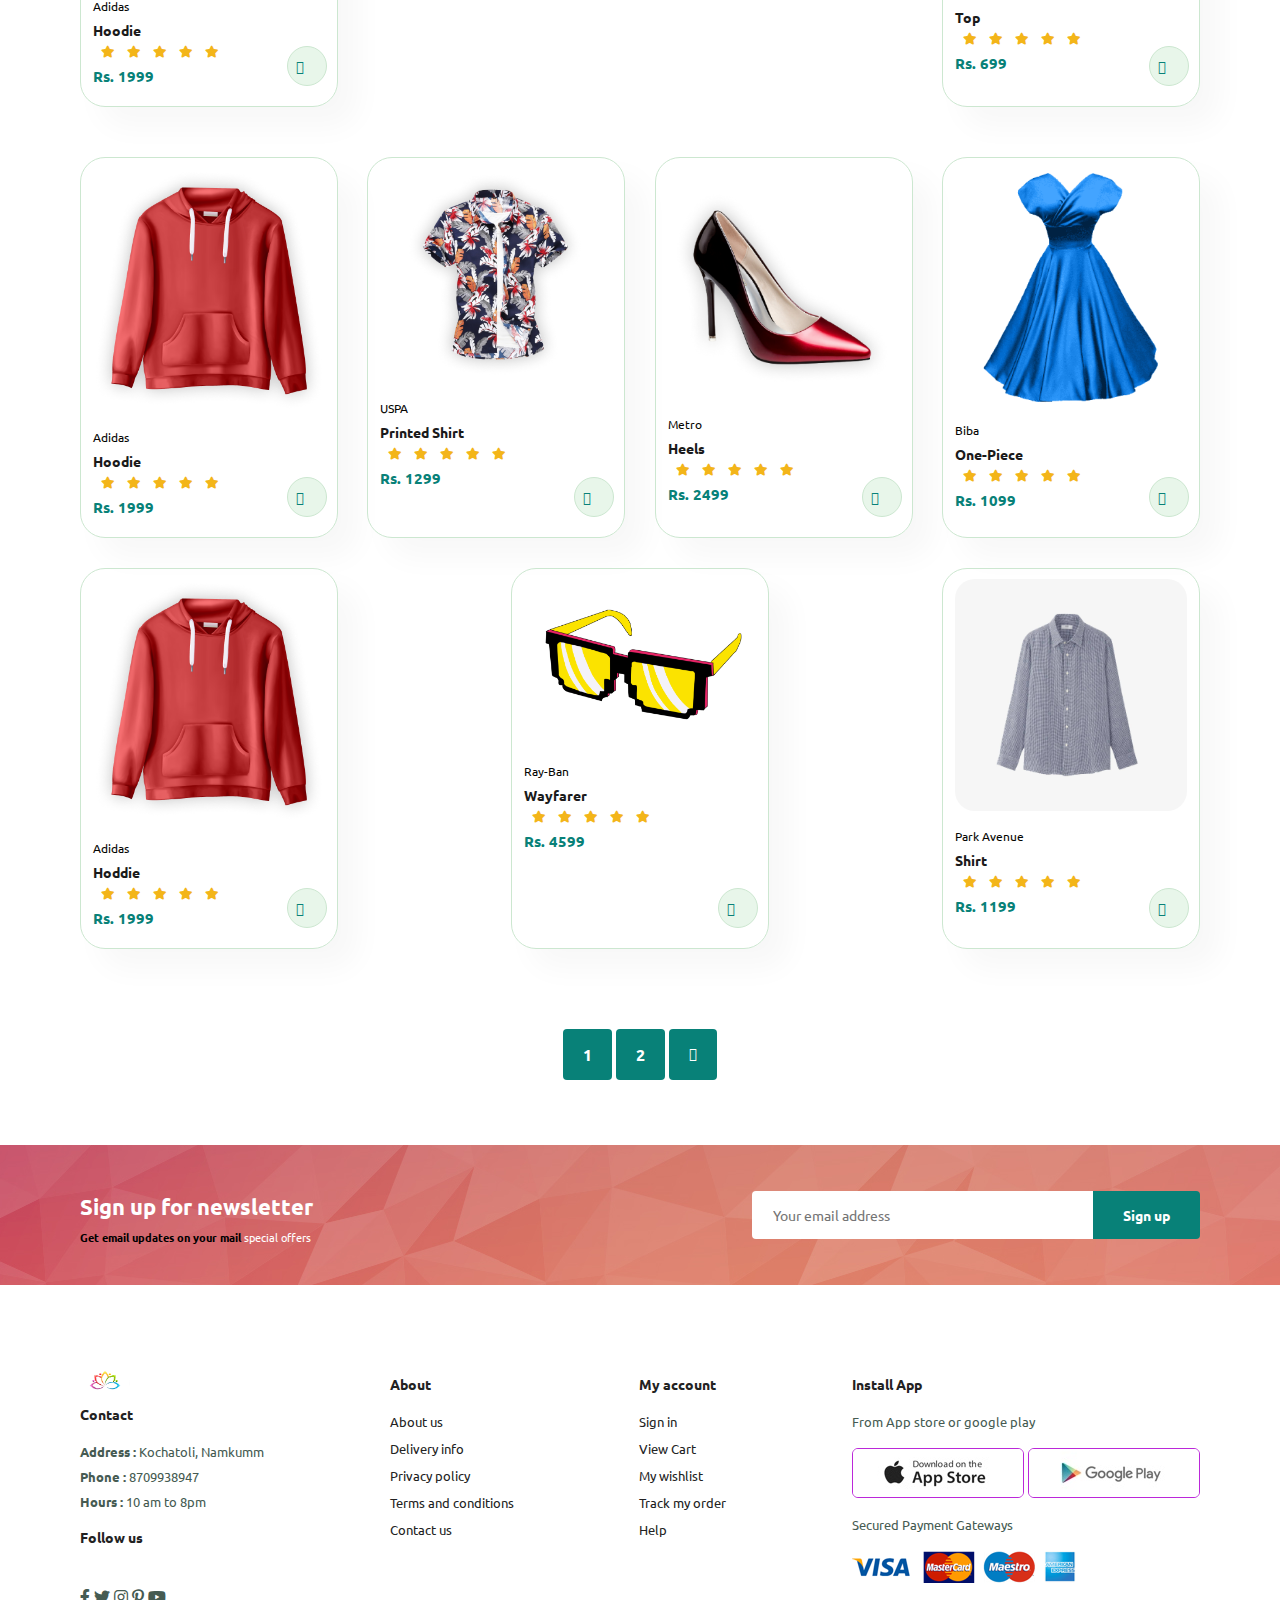
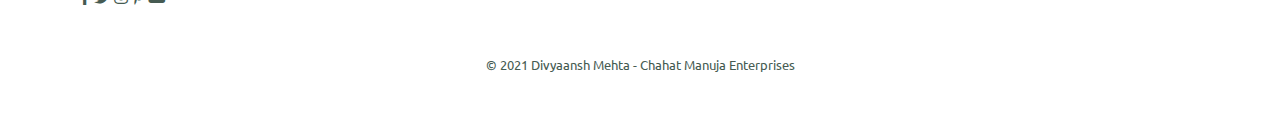
<file: shop.html>
<!DOCTYPE html>
<html lang="en">
<head>
    <meta charset="UTF-8">
    <meta http-equiv="X-UA-Compatible" content="IE=edge">
    <meta name="viewport" content="width=, initial-scale=1.0">
    <title>Document</title>
    <link rel="stylesheet" href="cssfile.css">
    <link rel="stylesheet" href="stylemedia.css">
    <link rel="stylesheet" href="https://pro.fontawesome.com/releases/v5.10.0/css/all.css"/>
</head>

<body>
    
    <section id = "header">
        <a href="index.html"><img src = "logo.png" class="logo"></a>
            <div>        
                <ul id = "navbar" >
                    <li><a href ="index.html">Home</a></li>
                    <li><a class ="active" href ="shop.html ">Shop</a></li>
                    <li><a href ="blog.html ">Blog</a></li>
                    <li><a href ="about.html ">About</a></li>
                    <li><a href ="contact.html ">Contact</a></li>
                    <li id ="lg-bag"><a href ="cart.html"><i class="far fa-shopping-bag"></i></a></li>
                    <a href="#" id ="close"><i class= "far fa-times"> </i> </a>
                </ul>
            </div>
         <div id = "mobile">
             <a href ="cart.html"><i class="far fa-shopping-bag"></i></a>
             <i id="bar" class ="fas fa-outdent"></i>
         </div>
    </section>

    <section id = "page-header"> 
        <h2> #stayhome</h2>
        <p> Use coupons and save upto 70% </p>
    </section>

    <section id = "product1" class = "section-p1">
        <div class="pro-container">
            <div class="pro" onclick = "window.location.href='sproductdetails.html';">
                <img src="img/products/f1.jpg">
                <div class="des">
                    <span> Levi's </span>
                    <h5> Printed Shirt </h5>
                    <div class="star">
                        <i class = "fas fa-star"></i>
                        <i class = "fas fa-star"></i>
                      
                        <i class = "fas fa-star"></i>
                    </div>
                    <h4> Rs. 999 </h4>
                </div>
                <a href="#"> <i class ="fal fa-shopping-cart cart"></i></a>
            </div>

            <div class="pro" onclick = "window.location.href='sproductdetails.html';">
                <img src="images/product-7.png" >
                <div class="des">
                    <span> Hermes </span>
                    <h5> Tote bag </h5>
                    <div class="star">
                        <i class = "fas fa-star"></i>
                        <i class = "fas fa-star"></i>
                        <i class = "fas fa-star"></i>
                        <i class = "fas fa-star"></i>
                        <i class = "fas fa-star"></i>
                    </div>
                    <h4> Rs. 23299 </h4>
                </div>
                <a href="#"> <i class ="fal fa-shopping-cart cart"></i></a>
            </div>
            

            <div class="pro" onclick = "window.location.href='sproductdetails.html';">
                <img src="img/products/f2.jpg">
                <div class="des">
                    <span> UCB </span>
                    <h5> Printed Shirt </h5>
                    <div class="star">
                        <i class = "fas fa-star"></i>
                        <i class = "fas fa-star"></i>
                        <i class = "fas fa-star"></i>
                        <i class = "fas fa-star"></i>
                       
                    </div>
                    <h4> Rs. 799 </h4>
                </div>
                <a href="#"> <i class ="fal fa-shopping-cart cart"></i></a>
            </div>

            <div class="pro" onclick = "window.location.href='sproductdetails.html';">
                <img src="img/products/f6.jpg">
                <div class="des">
                    <span> USPA </span>
                    <h5> Shirt </h5>
                    <div class="star">
                        <i class = "fas fa-star"></i>
                        <i class = "fas fa-star"></i>
                        <i class = "fas fa-star"></i>
                        <i class = "fas fa-star"></i>
                    </div>
                    <h4> Rs. 1599 </h4>
                </div>
                <a href="#"> <i class ="fal fa-shopping-cart cart"></i></a>
            </div>

            <div class="pro">
                <img src="img/products/f3.jpg">
                <div class="des">
                    <span> Levi's </span>
                    <h5> Printed Shirt </h5>
                    <div class="star">
                        <i class = "fas fa-star"></i>
                        
                        <i class = "fas fa-star"></i>
                        <i class = "fas fa-star"></i>
                    </div>
                    <h4> Rs. 999 </h4>
                </div>
                <a href="#"> <i class ="fal fa-shopping-cart cart"></i></a>
            </div>


            <div class="pro">
                <img src="img/products/f4.jpg">
                <div class="des">
                    <span> USPA </span>
                    <h5> Printed Shirt </h5>
                    <div class="star">
                        <i class = "fas fa-star"></i>
                        <i class = "fas fa-star"></i>
                        <i class = "fas fa-star"></i>
                        <i class = "fas fa-star"></i>
                        <i class = "fas fa-star"></i>
                    </div>
                    <h4> Rs. 1299 </h4>
                </div>
                <a href="#"> <i class ="fal fa-shopping-cart cart"></i></a>
            </div>

            <div class="pro">
                <img src="images/product-3.png">
                <div class="des">
                    <span> Apple </span>
                    <h5> Smart Watch </h5>
                    <div class="star">
                        <i class = "fas fa-star"></i>
                        <i class = "fas fa-star"></i>
                        <i class = "fas fa-star"></i>
                        <i class = "fas fa-star"></i>
                        <i class = "fas fa-star"></i>
                    </div>
                    <h4> Rs. 29999 </h4>
                </div>
                <a href="#"> <i class ="fal fa-shopping-cart cart"></i></a>
            </div>

            <div class="pro">
                <img src="img/products/f5.jpg">
                <div class="des">
                    <span> Levi's </span>
                    <h5> Printed Shirt </h5>
                    <div class="star">
                        <i class = "fas fa-star"></i>
                        <i class = "fas fa-star"></i>
                        <i class = "fas fa-star"></i>
                        <i class = "fas fa-star"></i>
                        <i class = "fas fa-star"></i>
                    </div>
                    <h4> Rs. 999 </h4>
                </div>
                <a href="#"> <i class ="fal fa-shopping-cart cart"></i></a>
            </div>




            




            <div class="pro">
                <img src="images/product-1.png">
                <div class="des">
                    <span> Adidas </span>
                    <h5> Hoodie </h5>
                    <div class="star">
                        <i class = "fas fa-star"></i>
                        <i class = "fas fa-star"></i>
                        <i class = "fas fa-star"></i>
                        <i class = "fas fa-star"></i>
                        <i class = "fas fa-star"></i>
                    </div>
                    <h4> Rs. 1999 </h4>
                </div>
                <a href="#"> <i class ="fal fa-shopping-cart cart"></i></a>
            </div>


            <div class="pro">
                <img src="img/products/f8.jpg">
                <div class="des">
                    <span> It's </span>
                    <h5> Top </h5>
                    <div class="star">
                        <i class = "fas fa-star"></i>
                        <i class = "fas fa-star"></i>
                        <i class = "fas fa-star"></i>
                        <i class = "fas fa-star"></i>
                        <i class = "fas fa-star"></i>
                    </div>
                    <h4> Rs. 699 </h4>
                </div>
                <a href="#"> <i class ="fal fa-shopping-cart cart"></i></a>
            </div>
 
        <div class="pro-container">
            <div class="pro">
                <img src="images/product-1.png">
                <div class="des">
                    <span> Adidas </span>
                    <h5> Hoodie </h5>
                    <div class="star">
                        <i class = "fas fa-star"></i>
                        <i class = "fas fa-star"></i>
                        <i class = "fas fa-star"></i>
                        <i class = "fas fa-star"></i>
                        <i class = "fas fa-star"></i>
                    </div>
                    <h4> Rs. 1999 </h4>
                </div>
                <a href="#"> <i class ="fal fa-shopping-cart cart"></i></a>
            </div>

            <div class="pro">
                <img src="images/product-5.png">
                <div class="des">
                    <span> USPA </span>
                    <h5> Printed Shirt </h5>
                    <div class="star">
                        <i class = "fas fa-star"></i>
                        <i class = "fas fa-star"></i>
                        <i class = "fas fa-star"></i>
                        <i class = "fas fa-star"></i>
                        <i class = "fas fa-star"></i>
                    </div>
                    <h4> Rs. 1299 </h4>
                </div>
                <a href="#"> <i class ="fal fa-shopping-cart cart"></i></a>
            </div>


            <div class="pro">
                <img src="images/product-9.png">
                <div class="des">
                    <span> Metro </span>
                    <h5> Heels </h5>
                    <div class="star">
                        <i class = "fas fa-star"></i>
                        <i class = "fas fa-star"></i>
                        <i class = "fas fa-star"></i>
                        <i class = "fas fa-star"></i>
                        <i class = "fas fa-star"></i>
                    </div>
                    <h4> Rs. 2499 </h4>
                </div>
                <a href="#"> <i class ="fal fa-shopping-cart cart"></i></a>
            </div>



            <div class="pro">
                <img src="images/product-2.png">
                <div class="des">
                    <span> Biba </span>
                    <h5> One-Piece </h5>
                    <div class="star">
                        <i class = "fas fa-star"></i>
                        <i class = "fas fa-star"></i>
                        <i class = "fas fa-star"></i>
                        <i class = "fas fa-star"></i>
                        <i class = "fas fa-star"></i>
                    </div>
                    <h4> Rs. 1099 </h4>
                </div>
                <a href="#"> <i class ="fal fa-shopping-cart cart"></i></a>
            </div>



            




            <div class="pro">
                <img src="images/product-1.png">
                <div class="des">
                    <span> Adidas </span>
                    <h5> Hoddie </h5>
                    <div class="star">
                        <i class = "fas fa-star"></i>
                        <i class = "fas fa-star"></i>
                        <i class = "fas fa-star"></i>
                        <i class = "fas fa-star"></i>
                        <i class = "fas fa-star"></i>
                    </div>
                    <h4> Rs. 1999 </h4>
                </div>
                <a href="#"> <i class ="fal fa-shopping-cart cart"></i></a>
            </div>




            <div class="pro">
                <img src="images/product-4.png">
                <div class="des">
                    <span> Ray-Ban </span>
                    <h5> Wayfarer </h5>
                    <div class="star">
                        <i class = "fas fa-star"></i>
                        <i class = "fas fa-star"></i>
                        <i class = "fas fa-star"></i>
                        <i class = "fas fa-star"></i>
                        <i class = "fas fa-star"></i>
                    </div>
                    <h4> Rs. 4599 </h4>
                </div>
                <a href="#"> <i class ="fal fa-shopping-cart cart"></i></a>
            </div>


            <div class="pro">
                <img src="img/products/n2.jpg">
                <div class="des">
                    <span> Park Avenue </span>
                    <h5> Shirt </h5>
                    <div class="star">
                        <i class = "fas fa-star"></i>
                        <i class = "fas fa-star"></i>
                        <i class = "fas fa-star"></i>
                        <i class = "fas fa-star"></i>
                        <i class = "fas fa-star"></i>
                    </div>
                    <h4> Rs. 1199 </h4>
                </div>
                <a href="#"><i class ="fal fa-shopping-cart cart"></i></a>
            </div>
        </div>

    </section>

    <section id="pagination" class ="section-p1">
        <a href ="#">1</a>
        <a href ="#">2</a>
        <a href ="#"><i class = "fal fa-long-arrow-alt-right"> </i></a>
    </section>
    
    <section id = "newsletter" class="section-p1 section-m1">
        <div class="newstext">
            <h4> Sign up for newsletter</h4>
            <h6> Get email updates on your mail <span> special offers</h6>
        </div>

        <div class="form">
            <input type = "email" placeholder="Your email address">
            <button class="normal" > Sign up</button> 
        </div>

    </section>

    <footer class=" section-p1">
        <div class ="col">
            <img src = "logo.png" alt =  "compnay logo" width="50px" height="30px">
            <h4> Contact</h4>
            <p>
                <strong>Address : </strong> Kochatoli, Namkumm
            </p>
            <p>
                <strong>Phone : </strong> 8709938947
            </p>
            <p>
                <strong>Hours : </strong> 10 am to 8pm
            </p>
            <h4>Follow us </h4>
            <div class="follow">
                
                <div class="icon">
                    <i class = "fab fa-facebook-f"></i>
                </div>
                <div class="icon">
                    <i class = "fab fa-twitter"></i>
                </div>
                <div class="icon">
                    <i class = "fab fa-instagram"></i>
                </div>
                <div class="icon">
                    <i class = "fab fa-pinterest-p"></i>
                </div> 
                <div class="icon">
                    <i class = "fab fa-youtube"></i>
                </div>
            </div>
        </div>
        <div class="col">
            <h4> About</h4>
            <a href = " # ">About us</a>
            <a href = " # ">Delivery info</a>
            <a href = " # ">Privacy policy</a>
            <a href = " # ">Terms and conditions </a>
            <a href = " # ">Contact us</a>
        </div>
        <div class="col">
            <h4> My account</h4>
            <a href = " # ">Sign in</a>
            <a href = " # ">View Cart</a>
            <a href = " # ">My wishlist</a>
            <a href = " # ">Track my order </a>
            <a href = " # ">Help</a>
        </div>
        <div class="col install">
            <h4> Install App</h4>
            <p> From App store or google play</p>
            <div class="row">
                <img src ="img/pay/app.jpg">
                <img src ="img/pay/play.jpg">
            </div>
            <div>
                <p> Secured Payment Gateways</p>
                <img src="img/pay/pay.png" alt="" >
            </div>
        </div>
        <div class="copyright">
            <p> ©  2021 Divyaansh Mehta - Chahat Manuja Enterprises</p>
        </div>
    </footer>
     
    <script type="text/javascript" src="index.js"></script>
</body>
</html>
</file>
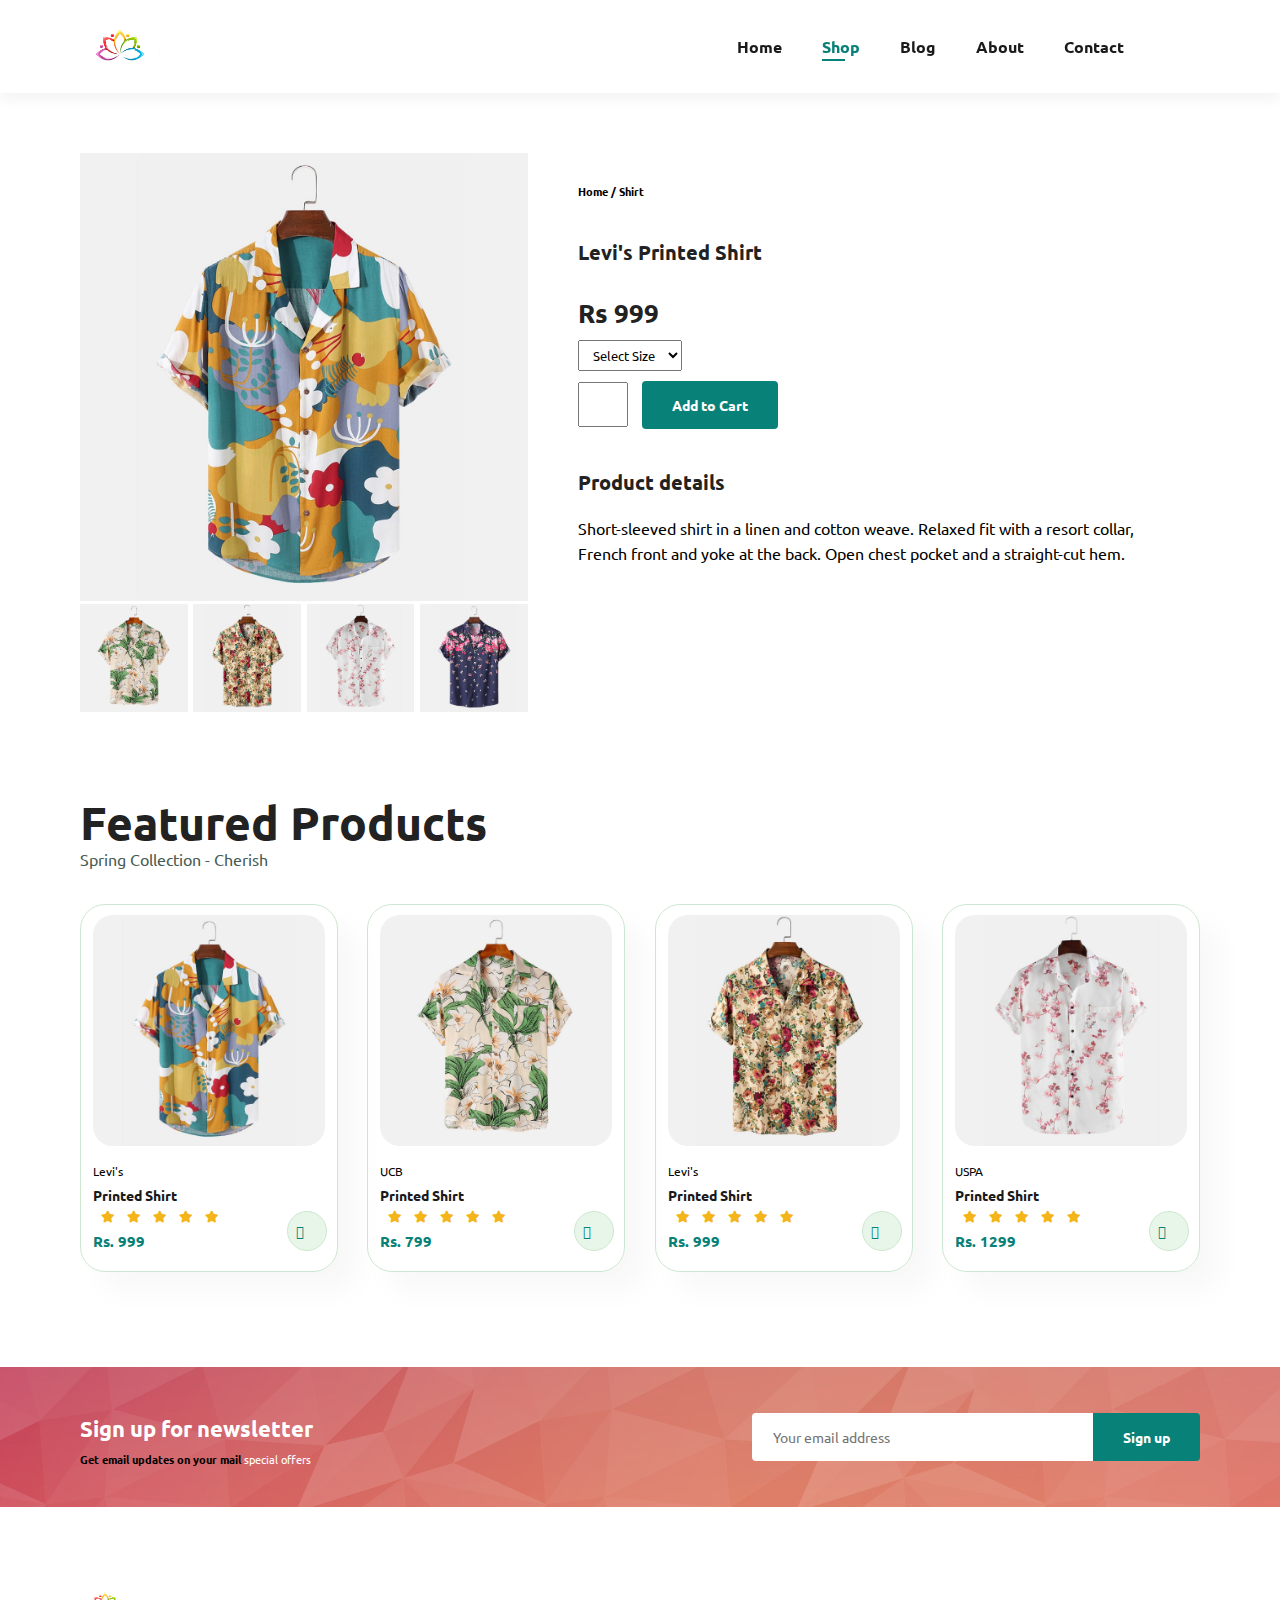
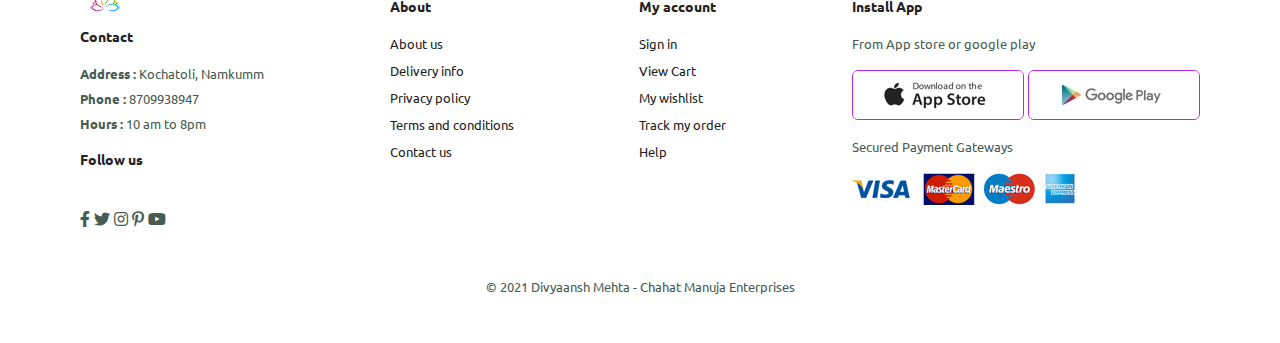
<file: sproductdetails.html>
<!DOCTYPE html>
<html lang="en">
<head>
    <meta charset="UTF-8">
    <meta http-equiv="X-UA-Compatible" content="IE=edge">
    <meta name="viewport" content="width=, initial-scale=1.0">
    <title>Document</title>
    <link rel="stylesheet" href="cssfile.css">
    <link rel="stylesheet" href="stylemedia.css">
    <link rel="stylesheet" href="https://pro.fontawesome.com/releases/v5.10.0/css/all.css"/>
</head>

<body>
    
    <section id = "header">
        <a href="index.html"><img src = "logo.png" class="logo"></a>
            <div>        
                <ul id = "navbar" >
                    <li><a href ="index.html">Home</a></li>
                    <li><a class ="active" href ="shop.html ">Shop</a></li>
                    <li><a href ="blog.html ">Blog</a></li>
                    <li><a href ="about.html ">About</a></li>
                    <li><a href ="contact.html ">Contact</a></li>
                    <li id ="lg-bag"><a href ="cart.html"><i class="far fa-shopping-bag"></i></a></li>
                    <a href="#" id ="close"><i class= "far fa-times"> </i> </a>
                </ul>
            </div>
         <div id = "mobile">
             <a href ="cart.html"><i class="far fa-shopping-bag"></i></a>
             <i id="bar" class ="fas fa-outdent"></i>
         </div>
    </section>

    <section id ="prodetails" class="section-p1">
        <div class="single-pro-image">
            <img src="img/products/f1.jpg" width="100%" id ="MainImg">
            <div class="small-img-group">
                <div class="small-img-col">
                    <img src="img/products/f2.jpg" width="100%" class = "small-img"> 
                </div>

                <div class="small-img-col">
                    <img src="img/products/f3.jpg" width="100%" class = "small-img"> 
                </div>

                <div class="small-img-col">
                    <img src="img/products/f4.jpg" width="100%" class = "small-img"> 
                </div>
                <div class="small-img-col">
                    <img src="img/products/f5.jpg" width="100%" class = "small-img"> 
                </div>
            </div>
        </div>

        <div class="single-pro-details">
            <h6> Home / Shirt </h6>
            <h4> Levi's Printed Shirt </h4>
            <h2>Rs 999</h2>
            <select>
                <option>Select Size</option>
                <option>S</option>
                <option>M</option>
                <option>L</option>
                <option>XL</option>
            </select>  
            <input type="number" val = "1">
            <button class="normal"> Add to Cart</button>
            <h4> Product details </h4> 
            <span> Short-sleeved shirt in a linen and cotton weave. Relaxed fit with a resort collar, French front and yoke at the back. Open chest pocket and a straight-cut hem.</span>
        </div>
    </section>

    <section id = "product1" class = "section-p1">
        <h2> Featured Products</h2>
        <p> Spring Collection - Cherish</p>
        <div class="pro-container">
            <div class="pro">
                <img src="img/products/f1.jpg">
                <div class="des">
                    <span> Levi's  </span>
                    <h5> Printed Shirt </h5>
                    <div class="star">
                        <i class = "fas fa-star"></i>
                        <i class = "fas fa-star"></i>
                        <i class = "fas fa-star"></i>
                        <i class = "fas fa-star"></i>
                        <i class = "fas fa-star"></i>
                    </div>
                    <h4> Rs. 999 </h4>
                </div>
                <a href="#"> <i class ="fal fa-shopping-cart cart"></i></a>
            </div>

            

            <div class="pro">
                <img src="img/products/f2.jpg">
                <div class="des">
                    <span> UCB </span>
                    <h5> Printed Shirt </h5>
                    <div class="star">
                        <i class = "fas fa-star"></i>
                        <i class = "fas fa-star"></i>
                        <i class = "fas fa-star"></i>
                        <i class = "fas fa-star"></i>
                        <i class = "fas fa-star"></i>
                    </div>
                    <h4> Rs. 799 </h4>
                </div>
                <a href="#"> <i class ="fal fa-shopping-cart cart"></i></a>
            </div>


            <div class="pro">
                <img src="img/products/f3.jpg">
                <div class="des">
                    <span> Levi's </span>
                    <h5> Printed Shirt </h5>
                    <div class="star">
                        <i class = "fas fa-star"></i>
                        <i class = "fas fa-star"></i>
                        <i class = "fas fa-star"></i>
                        <i class = "fas fa-star"></i>
                        <i class = "fas fa-star"></i>
                    </div>
                    <h4> Rs. 999 </h4>
                </div>
                <a href="#"> <i class ="fal fa-shopping-cart cart"></i></a>
            </div>


            <div class="pro">
                <img src="img/products/f4.jpg">
                <div class="des">
                    <span> USPA </span>
                    <h5> Printed Shirt </h5>
                    <div class="star">
                        <i class = "fas fa-star"></i>
                        <i class = "fas fa-star"></i>
                        <i class = "fas fa-star"></i>
                        <i class = "fas fa-star"></i>
                        <i class = "fas fa-star"></i>
                    </div>
                    <h4> Rs. 1299 </h4>
                </div>
                <a href="#"> <i class ="fal fa-shopping-cart cart"></i></a>
            </div>




    </section>
  
    <section id = "newsletter" class="section-p1 section-m1">
        <div class="newstext">
            <h4> Sign up for newsletter</h4>
            <h6> Get email updates on your mail <span> special offers</h6>
        </div>

        <div class="form">
            <input type = "email" placeholder="Your email address">
            <button class="normal" > Sign up</button> 
        </div>
    </section>

    <footer class=" section-p1">
        <div class ="col">
            <img src = "logo.png" alt =  "compnay logo" width="50px" height="30px">
            <h4> Contact</h4>
            <p>
                <strong>Address : </strong> Kochatoli, Namkumm
            </p>
            <p>
                <strong>Phone : </strong> 8709938947
            </p>
            <p>
                <strong>Hours : </strong> 10 am to 8pm
            </p>
            <h4>Follow us </h4>
            <div class="follow">
                
                <div class="icon">
                    <i class = "fab fa-facebook-f"></i>
                </div>
                <div class="icon">
                    <i class = "fab fa-twitter"></i>
                </div>
                <div class="icon">
                    <i class = "fab fa-instagram"></i>
                </div>
                <div class="icon">
                    <i class = "fab fa-pinterest-p"></i>
                </div> 
                <div class="icon">
                    <i class = "fab fa-youtube"></i>
                </div>
            </div>
        </div>
        <div class="col">
            <h4> About</h4>
            <a href = " # ">About us</a>
            <a href = " # ">Delivery info</a>
            <a href = " # ">Privacy policy</a>
            <a href = " # ">Terms and conditions </a>
            <a href = " # ">Contact us</a>
        </div>
        <div class="col">
            <h4> My account</h4>
            <a href = " # ">Sign in</a>
            <a href = " # ">View Cart</a>
            <a href = " # ">My wishlist</a>
            <a href = " # ">Track my order </a>
            <a href = " # ">Help</a>
        </div>
        <div class="col install">
            <h4> Install App</h4>
            <p> From App store or google play</p>
            <div class="row">
                <img src ="img/pay/app.jpg">
                <img src ="img/pay/play.jpg">
            </div>
            <div>
                <p> Secured Payment Gateways</p>
                <img src="img/pay/pay.png" alt="" >
            </div>
        </div>
        <div class="copyright">
            <p> ©  2021 Divyaansh Mehta - Chahat Manuja Enterprises</p>
        </div>
    </footer>


    <script>
        
    </script>
     
    <script type="text/javascript" src="index.js"></script>
</body>
</html>
</file>
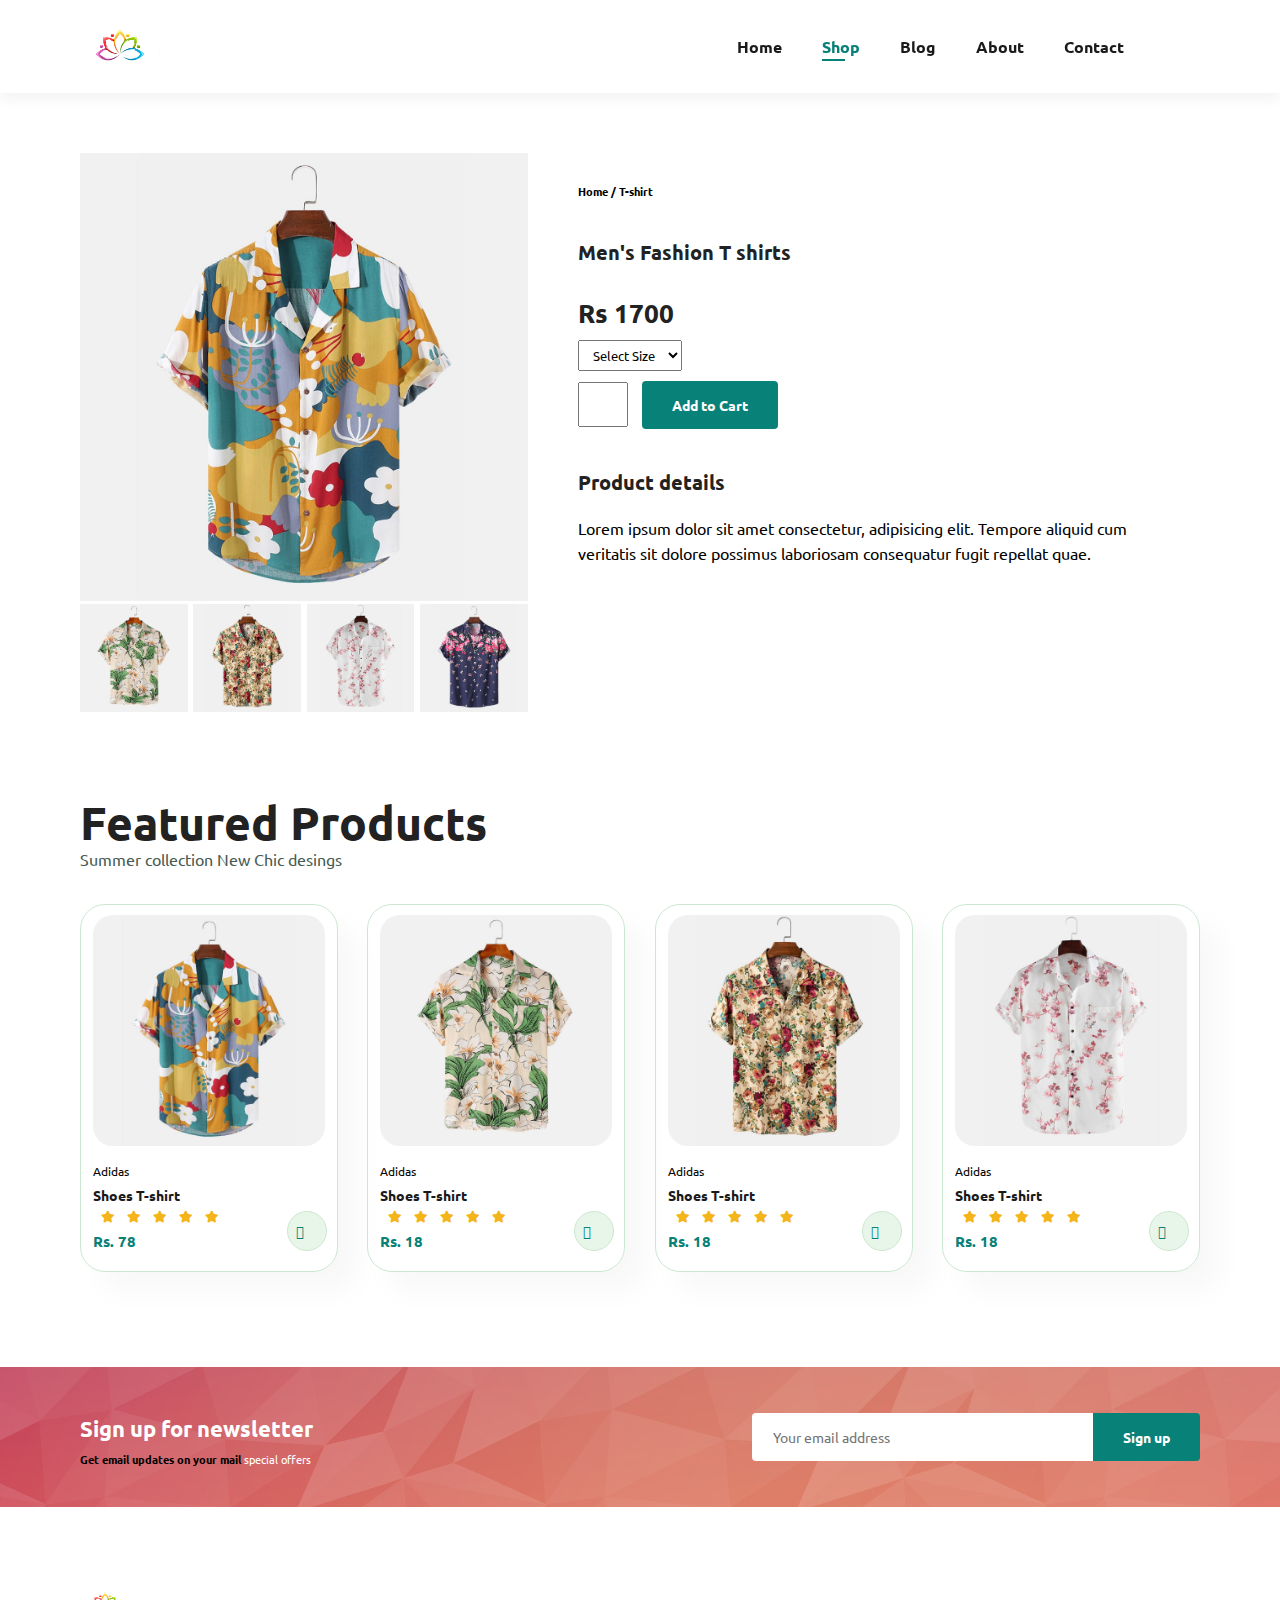
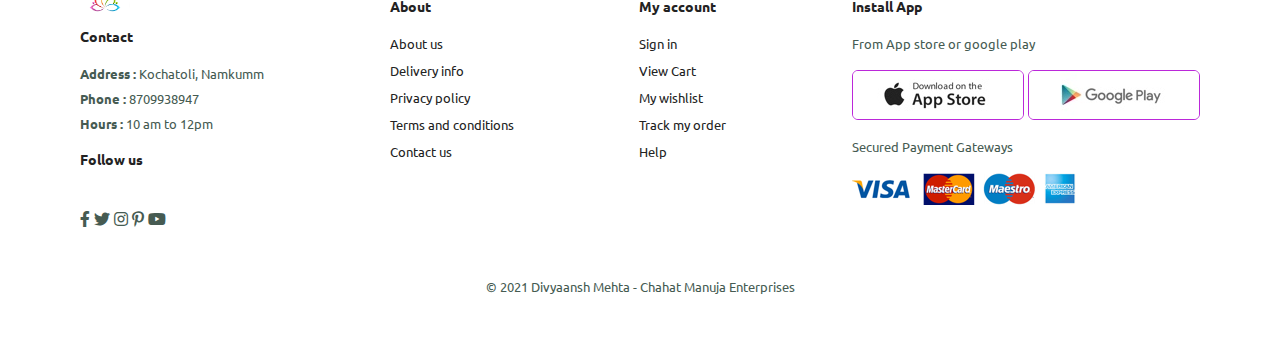
<file: SPRODUCTDETAILS.html>
<!DOCTYPE html>
<html lang="en">
<head>
    <meta charset="UTF-8">
    <meta http-equiv="X-UA-Compatible" content="IE=edge">
    <meta name="viewport" content="width=, initial-scale=1.0">
    <title>Document</title>
    <link rel="stylesheet" href="cssfile.css">
    <link rel="stylesheet" href="stylemedia.css">
    <link rel="stylesheet" href="https://pro.fontawesome.com/releases/v5.10.0/css/all.css"/>
</head>

<body>
    
    <section id = "header">
        <a href="#"><img src = "logo.png" class="logo"></a>
            <div>        
                <ul id = "navbar" >
                    <li><a href ="INDEX.HTML">Home</a></li>
                    <li><a class ="active" href ="shop.html ">Shop</a></li>
                    <li><a href ="blog.html ">Blog</a></li>
                    <li><a href ="about.html ">About</a></li>
                    <li><a href ="contact.html ">Contact</a></li>
                    <li id ="lg-bag"><a href ="cart.html"><i class="far fa-shopping-bag"></i></a></li>
                    <a href="#" id ="close"><i class= "far fa-times"> </i> </a>
                </ul>
            </div>
         <div id = "mobile">
             <a href ="cart.html"><i class="far fa-shopping-bag"></i></a>
             <i id="bar" class ="fas fa-outdent"></i>
         </div>
    </section>

    <section id ="prodetails" class="section-p1">
        <div class="single-pro-image">
            <img src="img/products/f1.jpg" width="100%" id ="mainImage">

            <div class="small-img-group">
                <div class="small-img-col">
                    <img src="img/products/f2.jpg" width="100%" class = "small-img"> 
                </div>

                <div class="small-img-col">
                    <img src="img/products/f3.jpg" width="100%" class = "small-img"> 
                </div>

                <div class="small-img-col">
                    <img src="img/products/f4.jpg" width="100%" class = "small-img"> 
                </div>
                <div class="small-img-col">
                    <img src="img/products/f5.jpg" width="100%" class = "small-img"> 
                </div>
            </div>
        </div>

        <div class="single-pro-details">
            <h6> Home / T-shirt </h6>
            <h4> Men's Fashion T shirts </h4>
            <h2>Rs 1700</h2>
            <select>
                <option>Select Size</option>
                <option>S</option>
                <option>M</option>
                <option>L</option>
                <option>XL</option>
            </select>  
            <input type="number" val = "1">
            <button class="normal"> Add to Cart</button>
            <h4> Product details </h4> 
            <span> Lorem ipsum dolor sit amet consectetur, adipisicing elit. Tempore aliquid cum veritatis sit dolore possimus laboriosam consequatur fugit repellat quae.</span>
        </div>
    </section>

    <section id = "product1" class = "section-p1">
        <h2> Featured Products</h2>
        <p> Summer collection New Chic desings</p>
        <div class="pro-container">
            <div class="pro">
                <img src="img/products/f1.jpg">
                <div class="des">
                    <span> Adidas </span>
                    <h5> Shoes T-shirt </h5>
                    <div class="star">
                        <i class = "fas fa-star"></i>
                        <i class = "fas fa-star"></i>
                        <i class = "fas fa-star"></i>
                        <i class = "fas fa-star"></i>
                        <i class = "fas fa-star"></i>
                    </div>
                    <h4> Rs. 78 </h4>
                </div>
                <a href="#"> <i class ="fal fa-shopping-cart cart"></i></a>
            </div>

            

            <div class="pro">
                <img src="img/products/f2.jpg">
                <div class="des">
                    <span> Adidas </span>
                    <h5> Shoes T-shirt </h5>
                    <div class="star">
                        <i class = "fas fa-star"></i>
                        <i class = "fas fa-star"></i>
                        <i class = "fas fa-star"></i>
                        <i class = "fas fa-star"></i>
                        <i class = "fas fa-star"></i>
                    </div>
                    <h4> Rs. 18 </h4>
                </div>
                <a href="#"> <i class ="fal fa-shopping-cart cart"></i></a>
            </div>


            <div class="pro">
                <img src="img/products/f3.jpg">
                <div class="des">
                    <span> Adidas </span>
                    <h5> Shoes T-shirt </h5>
                    <div class="star">
                        <i class = "fas fa-star"></i>
                        <i class = "fas fa-star"></i>
                        <i class = "fas fa-star"></i>
                        <i class = "fas fa-star"></i>
                        <i class = "fas fa-star"></i>
                    </div>
                    <h4> Rs. 18 </h4>
                </div>
                <a href="#"> <i class ="fal fa-shopping-cart cart"></i></a>
            </div>


            <div class="pro">
                <img src="img/products/f4.jpg">
                <div class="des">
                    <span> Adidas </span>
                    <h5> Shoes T-shirt </h5>
                    <div class="star">
                        <i class = "fas fa-star"></i>
                        <i class = "fas fa-star"></i>
                        <i class = "fas fa-star"></i>
                        <i class = "fas fa-star"></i>
                        <i class = "fas fa-star"></i>
                    </div>
                    <h4> Rs. 18 </h4>
                </div>
                <a href="#"> <i class ="fal fa-shopping-cart cart"></i></a>
            </div>




    </section>
  
    <section id = "newsletter" class="section-p1 section-m1">
        <div class="newstext">
            <h4> Sign up for newsletter</h4>
            <h6> Get email updates on your mail <span> special offers</h6>
        </div>

        <div class="form">
            <input type = "email" placeholder="Your email address">
            <button class="normal" > Sign up</button> 
        </div>
    </section>

    <footer class=" section-p1">
        <div class ="col">
            <img src = "logo.png" alt =  "compnay logo" width="50px" height="30px">
            <h4> Contact</h4>
            <p>
                <strong>Address : </strong> Kochatoli, Namkumm
            </p>
            <p>
                <strong>Phone : </strong> 8709938947
            </p>
            <p>
                <strong>Hours : </strong> 10 am to 12pm
            </p>
            <h4>Follow us </h4>
            <div class="follow">
                
                <div class="icon">
                    <i class = "fab fa-facebook-f"></i>
                </div>
                <div class="icon">
                    <i class = "fab fa-twitter"></i>
                </div>
                <div class="icon">
                    <i class = "fab fa-instagram"></i>
                </div>
                <div class="icon">
                    <i class = "fab fa-pinterest-p"></i>
                </div> 
                <div class="icon">
                    <i class = "fab fa-youtube"></i>
                </div>
            </div>
        </div>
        <div class="col">
            <h4> About</h4>
            <a href = " # ">About us</a>
            <a href = " # ">Delivery info</a>
            <a href = " # ">Privacy policy</a>
            <a href = " # ">Terms and conditions </a>
            <a href = " # ">Contact us</a>
        </div>
        <div class="col">
            <h4> My account</h4>
            <a href = " # ">Sign in</a>
            <a href = " # ">View Cart</a>
            <a href = " # ">My wishlist</a>
            <a href = " # ">Track my order </a>
            <a href = " # ">Help</a>
        </div>
        <div class="col install">
            <h4> Install App</h4>
            <p> From App store or google play</p>
            <div class="row">
                <img src ="img/pay/app.jpg">
                <img src ="img/pay/play.jpg">
            </div>
            <div>
                <p> Secured Payment Gateways</p>
                <img src="img/pay/pay.png" alt="" >
            </div>
        </div>
        <div class="copyright">
            <p> ©  2021 Divyaansh Mehta - Chahat Manuja Enterprises</p>
        </div>
    </footer>


    <script>
        var MainImg = document.getElementById("MainImg");
        var smallimg = document.getElementsByClassName("small-img-col");
        smallimg[0].onclick = function(){
            MainImg.src = smallimg[0].src;
        }
        smallimg[1].onclick = function(){
            MainImg.src = smallimg[1].src;
        }
        smallimg[2].onclick = function(){
            MainImg.src = smallimg[2].src;
        }
        smallimg[3].onclick = function(){
            MainImg.src = smallimg[3].src;
        }
    </script>
     
    <script type="text/javascript" src="index.js"></script>
</body>
</html>
</file>
<file: cssfile.css>
@import url("https://fonts.googleapis.com/css2?family=Ubuntu&display=swap");

* {
  margin: 0;
  padding: 0;
  box-sizing: border-box;
  font-family: "Ubuntu", sans-serif;
}

h1 {
  font-size: 50px;
  line-height: 64px;
  color: #222;
}

h2 {
  font-size: 46px;
  line-height: 54px;
  color: #222;
}

h4 {
  font-size: 20px;
  color: #222;
}

h4 {
  font-weight: 700;
  color: #222;
}

p {
  font-size: 16px;
  color: #465b52;
}

.section-p1 {
  padding: 40px 80px;
}
.section-m1 {
  margin: 40px 0;
}
button.normal {
  font-size: 14px;
  font-weight: 600;
  padding: 15px 30px;
  background-color: #fff;
  color: #000;
  cursor: pointer;
  outline: none;
  transition: 0.2s;
  border: none;
  border-radius: 4px;
}
button.white {
  font-size: 13px;
  font-weight: 600;
  padding: 11px 18px;
  background-color: transparent;
  color: white;
  cursor: ponter;
  outline: none;
  transition: 0.2s;
  border: 1px solid white;
}
body {
  width: 100%;
}

.logo {
  width: 80px;
  height: 50px;
}

/* HEADER START */

#header {
  display: flex;
  align-items: center;
  justify-content: space-between;
  padding: 20px 80px;
  background: #ffffff;
  box-shadow: 0 5px 15px rgba(0, 0, 0, 0.06);
  z-index: 999;
  position: sticky;
  top: 0;
  left: 0;
}

#navbar {
  display: flex;
  align-items: center;
  justify-content: center;
}
#mobile{
  display: none;
  align-items: center;
}
#close{
  display: none;
}

#navbar li {
  list-style: none;
  padding: 0 20px;
  position: relative;
}

#navbar li a {
  text-decoration: none;
  font-size: 16px;
  font-weight: 600;
  color: #1a1a1a;
  
}

#navbar li a:hover,
#navbar li a.active {
  color: #088178;
}

#navbar li a.active::after,
#navbar li a:hover::after {
  content: "";
  width: 30%;
  height: 2px;
  background: #088178;
  position: absolute;
  bottom: -4px;
  left: 20px;
}


/* Home page */
#hero {
  background-image: url("22.png");
  height: 70vh;
  width: 100%;
  background-size: cover;
  background-position: top 25% right 0%;
  padding: 0 80px;
  display: flex;
  flex-direction: column;
  align-items: flex-start;
  justify-content: center;
}

#hero h4 {
  padding-bottom: 1px;
  color: #f20674;
  text-shadow: 2px 2px #3b2e2e;
  
}
#hero h1 {
  color: #efefef;
  text-shadow: 2px 2px #ff0000;
}
#hero h2{
  color: rgb(17, 239, 165);
  text-shadow: 2px 2px #ecebeb;
  
}

#hero button {
  background-image: url("img/button.png");
  color: #088108;
  border: 0;
  background-color: transparent;
  cursor: pointer;
  font-weight: 700;
  font-size: 15px;
  margin-top: 5px;
  padding: 14px 70px 14px 65px;
  background-repeat: no-repeat;
}

/*feature*/
#feature {
  display: flex;
  align-items: center;
  justify-content: space-between;
  flex-wrap: wrap;
}
#feature .fe-box {
  width: 150px;
  text-align: center;
  padding: 20px 15px;
  box-shadow: 20px 20px 34px rgba(0, 0, 0, 0.03);
  border: 1px solid #cce7d0;
  border-radius: 4px;
  margin: 15px 0;
}

#feature .fe-box:hover {
  box-shadow: 5px 2px 5px rgba(70, 62, 221, 0.1);
}
#feature .fe-box h5 {
  display: inline-block;
  padding: 9px 8px 6px 8px;
  line-height: 1;
  border-radius: 4px;
  color: #088178;
  background-color: #f3d9df;
}
#feature .fe-box img {
  width: 100%;
  margin-bottom: 10px;
}
#feature .fe-box:nth-child(2) h5 {
  background-color: #cdebbc;
}
#feature .fe-box:nth-child(3) h5 {
  background-color: #eaeca7;
}
#feature .fe-box:nth-child(4) h5 {
  background-color: #bcd3eb;
}
#feature .fe-box:nth-child(5) h5 {
  background-color: #f5cae6;
}
#feature .fe-box:nth-child(6) h5 {
  background-color: #edb896;
}

/*product */
#product {
  text-align: center;
}

#product1 .pro-container {
  display: flex;
  flex-wrap: wrap;
  justify-content: space-between;
  padding-top: 20px;
}
#product1 .pro {
  width: 23%;
  min-width: 250px;
  padding: 10px 12px;
  border: 1px solid #cce7d0;
  border-radius: 25px;
  cursor: pointer;
  box-shadow: 20px 20px 30px rgba(0, 0, 0, 0.03);
  margin: 15px 0;
  transition: 0.3s ease;
  position: relative;
}
#product1 .pro img {
  width: 100%;
  align-items: center;
  border-radius: 20px;
}

#product1 .pro:hover {
  box-shadow: 10px 10px 20px rgba(0, 0, 0, 0.07);
}

#product1 .pro .des {
  text-align: start;
  padding: 10px 0;
}
#product1 .pro .des span {
  color: #060603;
  font-size: 12px;
}
#product1 .pro .des h5 {
  padding-top: 7px;
  color: #1a1a1a;
  font-size: 14px;
}
#product1 .pro .des i {
  font-size: 12px;
  color: rgb(243, 181, 25);
}
#product1 .pro .des h4 {
  padding-top: 7px;
  color: #088178;
  font-size: 15px;
  font-weight: 700;
}
#product1 .pro .cart {
  width: 40px;
  height: 40px;
  line-height: 40px;
  border-radius: 50px;
  background-color: #e8f6ea;
  font-weight: 500;
  color: #088178;
  border: 1px solid #cce7d0;
  position: absolute;
  bottom: 20px;
  right: 10px;
}
#product1 i {
  padding-left: 8px;
}

#banner {
  display: flex;
  flex-direction: column;
  justify-content: center;
  align-items: center;
  text-align: center;
  background-image: url("img/banner/b2.jpg");
  width: 100%;
  height: 40vh;
  background-size: cover;
  background-position: center;
}
#banner h4 {
  color: #fff;
  font-size: 16px;
}
#banner h2 {
  color: #fff;
  font-size: 30px;
  padding: 10px 0;
}

#banner h2 span {
  color: red;
}

#banner button:hover {
  background-color: #088178;
  color: white;
}

#sm-banner {
  display: flex;
  justify-content: space-around;
  flex-wrap: wrap;
}

#sm-banner .banner-box {
  display: flex;
  flex-direction: column;
  justify-content: center;
  align-items: flex-start;
  text-align: center;
  background-image: url("img/banner/b17.jpg");
  min-width: 580px;
  height: 50vh;
  background-size: cover;
  background-position: center;
  padding: 30px;
}

#sm-banner .banner-box-2 {
  background-image: url("img/banner/b10.jpg");
}

#sm-banner h4 {
  color: white;
  font-size: 20px;
  font-weight: 300;
}
#sm-banner h2 {
  color: white;
  font-size: 30px;
  font-weight: 800;
}
#sm-banner span {
  color: white;
  font-size: 14px;
  font-weight: 500;
  padding-bottom: 15px;
}

#sm-banner .banner-box:hover button {
  background-color: #088178;
  border: 1px solid #088178;
}

#banner3 .banner-box {
  display: flex;
  flex-direction: column;
  justify-content: space-around;
  align-items: flex-start;
  background-image: url("img/banner/b7.jpg");
  min-width: 30%;
  height: 30vh;
  background-size: cover;
  background-position: center;
  padding: 20px;
  margin: 20px;
}
#banner3 .banner-box-2 {
  background-image: url("img/banner/b4.jpg");
}
#banner3 .banner-box-3 {
  background-image: url("img/banner/b18.jpg");
}
#banner3 {
  display: flex;
  justify-content: space-between;
  flex-wrap: wrap;
}
#banner3 h2 {
  color: white;
  font-weight: 900;
  font-size: 22px;
}
#banner3 h3 {
  color: rgb(134, 28, 28);
  font-weight: 700;
  font-size: 12px;
}

#newsletter {
  display: flex;
  justify-content: space-between;
  flex-wrap: wrap;
  align-items: center;
  background-image: url("images/04.jpg");
  background-repeat: no-repeat;
  background-position: 20% 30%;
  background-color: #088178;
}

#newsletter h4 {
  font-size: 22px;
  font-weight: 700;
  color: #fff;
  line-height: 2;
}
#newsletter span {
  color: #fff;
  font-weight: 400;
}
#newsletter input {
  height: 3rem;
  padding: 0 1.25rem;
  font-size: 14px;
  width: 100%;
  border: 1px solid transparent;
  border-radius: 4px;
  outline: none;
  border-top-right-radius: 0;
  border-bottom-right-radius: 0;
}
#newsletter button {
  background-color: #088178;
  color: white;
  white-space: nowrap;
  border-top-left-radius: 0;
  border-bottom-left-radius: 0;
}

#newsletter .form {
  display: flex;
  width: 40%;
}
footer h4 {
  margin-top: 10px;
  font-size: 14px;
  padding-bottom: 20px;
}
.follow {
  display: flex;
  margin-top: 20px;
}
.icon {
  margin-bottom: 30px;
  color: #465b52;
  padding-right: 4px;
  cursor: pointer;
}

footer {
  display: flex;
  flex-wrap: wrap;
  justify-content: space-between;
}

footer .col {
  display: flex;
  flex-direction: column;
  align-items: flex-start;
  margin-bottom: 20px;
}

footer p {
  font-size: 13px;
  margin: 0 0 8px 0;
}
footer h4 {
  font-size: 14px;
  padding-bottom: 20px;
}
footer a {
  font-size: 13px;
  text-decoration: none;
  color: #222;
  margin-bottom: 10px;
}
footer .install .row img {
  border: 1px solid #bb28d9;
  border-radius: 6px;
}
footer .install img {
  margin: 10px 0 15px 0;
}
footer .follow svg:hover,
a:hover {
  cursor: pointer;
  color: #088178;
}
footer .copyright {
  width: 100%;
  text-align: center;
}

/*SHOP PAGE */
#page-header {
  background-image: url("img/banner/b1.jpg");
  height: 40vh;
  width: 100%;
  background-size: cover;
  display: flex;
  justify-content: center;
  flex-direction: column;
  text-align: center;
  padding: 14px;
}
#page-header h2,
#page-header p {
  color: white;
}

#pagination {
  text-align: center;
}
#pagination a {
  text-decoration: none;
  background-color: #088178;
  padding: 15px 20px;
  border-radius: 4px;
  color: white;
  font-weight: 600;
}
#pagination a i {
  font-size: 16px;
  font-weight: 600;
}

/*SINGLE PRODUCT*/
#prodetails .single-pro-image {
  width: 40%;
  margin-right: 50px;
}
.small-img-group {
  display: flex;
  justify-content: space-between;
}
.small-img-col {
  flex-basis: 24%;
  cursor: pointer;
}

#prodetails {
  display: flex;
  margin-top: 20px;
}
#prodetails .single-pro-details {
  width: 50%;
  padding-top: 30px;
}
#prodetails .single-pro-details h4 {
  padding: 40px 0 20px 0;
}
#prodetails .single-pro-details h2 {
  font-size: 26px;
}
#prodetails .single-pro-details select {
  display: block;
  padding: 5px 10px;
  margin-bottom: 10px;
}
#prodetails .single-pro-details input {
  width: 50px;
  height: 45px;
  padding-left: 10px;
  font-size: 16px;
  margin-right: 10px;
}
#prodetails .single-pro-details button {
  background-color: #088178;
  color: white;
}
#prodetails .single-pro-details input:focus {
  outline: none;
}
#prodetails .single-pro-details select:focus {
  outline: none;
}
#prodetails .single-pro-details span {
  line-height: 25px;
}

/*BLOG PAGE*/
#page-header.blog-header {
  background-image: url("img/banner/b19.jpg");
}
#blog {
  padding: 150px 150px 0 150px;
}
#blog .blog-box {
  display: flex;
  align-items: center;
  width: 100%;
  position: relative;
  padding-bottom: 90px;
}
#blog .blog-img {
  width: 50%;
  margin-right: 40px;
}
#blog img {
  width: 100%;
  height: 300px;
  object-fit: cover;
}

#blog .blog-details {
  width: 50%;
}
#blog .blog-details a {
  text-decoration: none;
  font-size: 11px;
  color: black;
  font-weight: 700;
  position: relative;
  transform: ease 0.3s;
}
#blog .blog-details a::after {
  content: "";
  width: 50px;
  height: 2px;
  background-color: black;
  position: absolute;
  top: 7px;
  right: -60px;
}
#blog .blog-details a:hover {
  color: #088178;
}
#blog .blog-details a:hover::after {
  background-color: #088178;
}

#blog .blog-box h1 {
  position: absolute;
  top: -50px;
  left: 0;
  font-size: 70px;
  font-weight: 700;
  color: #c9cbce;
  z-index: -9;
}

/*ABOUT PAGE*/

#page-header.about-header {
  background-image: url("img/about/banner.png");
}
#about-head {
  display: flex;
  align-items: center;
}
#about-head img {
  width: 50%;
  height: auto;
}
#about-head div {
  padding-left: 40px;
}
#about-app {
  text-align: center;
}
#about-app .video {
  width: 70%;
  height: 100%;
  margin: 30px auto 0 auto;
}
#about-app .video video {
  width: 100%;
  height: 100%;
  border-radius: 20px;
}

/*CONTACT PAGE*/
#contact-details {
  display: flex;
  align-items: center;
  justify-content: space-between;
}

#contact-details .details {
  width: 40%;
}

#contact-details .details span,
#form-details form span {
  font-size: 12px;
}
#contact-details .details h2,
#form-details form h2 {
  font-size: 26px;
  line-height: 35px;
  padding: 20px 0;
}
#contact-details .details h3 {
  font-size: 16px;
  padding-bottom: 15px;
}

#contact-details .details li {
  list-style-type: none;
  display: flex;
  padding: 10px 0;
}
#contact-details .details li i {
  font-size: 14px;
  padding-right: 20px;
}
#contact-details .details p {
  margin-right: 0;
  font-size: 20px;
}
#contact-details .map {
  width: 55%;
  height: 400px;
}
#contact-details .map iframe {
  width: 100%;
  height: 100%;
}
#form-details {
  display: flex;
  justify-content: space-between;
  margin: 30px;
  padding: 80px;
  border: 1px solid #088178;
}
#form-details form {
  width: 65%;
  display: flex;
  flex-direction: column;
  align-items: flex-start;
}

#form-details form input,
#form-details form textarea {
  width: 100%;
  padding: 12px 15px;
  outline: none;
  margin-bottom: 20px;
  border: 1px solid #088178;
}
#form-details form button {
  background-color: #088178;
  color: white;
}
#form-details .people div {
  padding-bottom: 25px;
  display: flex;
  align-items: flex-start;
  justify-content: space-evenly;
}
#form-details .people div img {
  width: 100px;
  height: 100px;
  object-fit: cover;
  margin-right: 25px;
  border-radius: 50%;
}

#form-details .people div p {
  margin: 0;
  font-size: 18px;
  line-height: 25px;
}

#form-details .people div span {
  display: block;
  font-size: 16px;
  font-weight: 600;
  color: black;
}

/*CART PAGE*/

#cart{
  overflow-x: auto;
}
#cart table{
  width: 100%;
  border-collapse: collapse;
  table-layout: fixed;
  white-space: nowrap;
}
#cart  table img{
width:70px;
}
#cart table td:nth-child(1){
  width: 100px;
  text-align: centerl;
}
#cart table td:nth-child(2){
  width: 150px;
  text-align: centerl;
}
#cart table td:nth-child(3){
  width: 250px;
  text-align: centerl;
}
#cart table td:nth-child(4),
#cart table td:nth-child(5),
#cart table td:nth-child(6){
  width: 150px;
  text-align: centerl;
}
#cart table td:nth-child(5) input{
  width: 70px;
  padding: 10px 5px 10px 15px;
}
#cart table thead{
  border : 1px solid #e2e9e1;
  border-left: none;
  border-right: none;
}
#cart table thead td{
  font-weight: 700;
  text-transform: uppercase;
  font-size: 13px;
  padding: 18px 0;
}
#cart table tbody tr td{
  padding-top: 15px;
}

#cart table tbody td{
  font-size: 13px;
}

#cart-add{
  display: flex;
  flex-wrap: wrap;
  justify-content: space-between;
}
#coupon{
  width: 50%;
  margin-bottom: 30px;
}
#coupon h3,
#subtotal h3{
  padding-bottom: 15px;
}
#coupon input{
  padding: 10px 20px;
  outline: none;
  width: 60%;
  margin-right: 10px;
  border: 1px solid #e2e9e1; 
}

#coupon button,
#subtotal button{
  background-color: #088178;
  color:white;
  padding: 12px 20px;
}

#subtotal{
  width: 50%;
  margin-bottom: 30px;
  border: 1px solid #e2e9e1;
  padding: 30px;
}
#subtotal table{
  border-collapse: collapse;
  width: 100%;
  margin-bottom: 20px;
}
#subtotal table td{
  width: 50%;
  border: 1px solid #e2e9e1;
  padding: 10px;
  font-size: 13px;
}



/* Media Query */

@media (max-width:799px) {
  .section-p1 {
    padding: 40px 40px;
  }
  #navbar {
    display: flex;
    flex-direction: column;
    align-items: flex-start;
    justify-content: space-around;
    position: fixed;
    top: 0;
    right: -300px;
    height: 100vh;
    width: 300px;
    background-color: #e3e6f3;
    box-shadow: 0 40px 60px rgba(0, 0, 0, 0.1) ;
    padding: 80px 0 0 10px;
   
  }
  #navbar li{
    margin-top: 50px;
    margin-bottom: 0px;
  }
  #mobile{
    display: flex;
    align-items: center;
  }
  #mobile i{
    color: #1a1a1a;
    font-size: 24px;
    padding-left: 20px;
  }
  #navbar.active{
    right: 0px;
  }

  #close{
    display: initial;
    position:absolute;
    top: 30px;
    left: 30px;
    margin-left: 20px;
    margin-bottom: 10px;
    padding-bottom: 10px;
    color: rgb(40, 21, 21);
    font-size: 24px;

  }
  #lg-bag{
    display: none;
  }
  #hero {
    height: 70vh;
    padding: 0 80px;
    background-position: top 30% right 30%;
  }
  #feature {
    justify-content: center;
  }
  #feature .fe-box {
    margin: 15px 15px;
  }
  #product1 .pro-container {
    justify-content: center;
  }
  #product1 .pro {
    margin: 15px ;
  }
  #banner {
    height: 20vh;
  }
  #sm-banner .banner-box {
    min-width: 100%;
    height: 30vh;
  }
  #banner3 {
    padding: 0 40px;
  }
  #banner3 .banner-box {
    width: 28%;
  }
  #newsletter .form {
    width: 70%;
    padding-top: 10px;
  }
  /*CONTACT PAGE*/
  #form-details {
    padding: 40px;
  }

  #form-details form {
    width: 50%;
  }
}

@media (max-width: 477px) {
  .section-p1{
    padding: 20px;
  }
  #header{
    padding: 10px 30px;
  }
  #navbar {
    padding: 10px 30px;
  
  }
   
  #hero {
    padding: 0 20px;
    background-position: 55%;
  }
  h2 {
    font-size: 35px;
  }
  h1 {
    font-size: 38px;
  }
  .section-p1 {
    padding: 20px;
  }
  #feature {
    justify-content: space-between;
  }
  #feature .fe-box {
    width: 155px;
    margin: 0 0 15px 0;
  }
  #product1 .pro {
    width: 100%;
  }
  #banner {
    height: 40vh;
  }
  #sm-banner .banner-box {
    height: 40vh;
  }
  #sm-banner .banner-box-2 {
    margin-top: 20px;
  }
  #sm-banner .banner-box-3 {
    margin-top: 20px;
  }
  #banner3 {
    padding: 0 20px;
  }
  #banner3 .banner-box {
    width: 100%;
  }
  #newsletter {
    padding: 40px 20px;
  }
  #newsletter .form {
    width: 100%;
  }

  /*Single Products*/
  #prodetails {
    display: flex;
    flex-direction: column;
  }
  #prodetails .single-pro-image {
    width: 100%;
    margin-right: 0px;
  }
  #prodetails .single-pro-details {
    width: 100%;
  }

  /*BLOG PAGE*/
  #blog .blog-box {
    display: flex;
    flex-direction: column;
    align-items: flex-start;
  }
  #blog {
    padding: 100px 20px 0 20px;
  }
  #blog .blog-img {
    width: 100%;
    margin-right: 0px;
    margin-bottom: 30px;
  }
  #blog .blog-details {
    width: 100%;
  }

  /*ABOUT PAGE*/
  #about-head {
    flex-direction: column;
  }
  #about-head img {
    width: 100%;
    margin-bottom: 20px;
  }
  #about-head div {
    padding-left: 0px; 
  }
  #about-app .video {
    width: 100%;
  }

  /*CONTACT PAGE*/
  #contact-details {
    flex-direction: column;
  }
  #contact-details .details {
    width: 100%;
    margin-bottom: 30px;
  }
  #contact-details .map {
    width: 100%;
  }

  #form-details {
    margin: 10px;
    padding: 30px 10px;
    flex-wrap: wrap;
  }
  #form-details form {
    width: 100%;
    margin-bottom: 30px;
  }


  /*Cart page*/
  #cart-add{
    display: flex;
    flex-direction: column;
  }
  #coupon{
    width: 100%;
    margin-bottom: 30px;
  }
  #subtotal{
    width: 100%;
    padding: 20px;
  }
}
</file>
<file: stylemedia.css>
/* Media Query */
@import url("index.js");
@media (max-width: 799px){

    .section-p1{
        padding: 40px 40px;
    }
    #navbar{
        display: flex ;
        flex-direction: column;
        align-items: flex-start;
        justify-content: flex-start;
        position: fixed;
        top : 0;
        right: -300px;
        height: 100vh;
        width: 300px;
        background-color: #e3e6f3;
        box-shadow: 0 40px 60px rgba(0,0,0,0.1);
        padding: 80px 0 0 10px;
        transition: 0.3s;
    }
    #navbar.active {
        right: 0px;
    }
    #navbar li{
        margin-bottom: 25px;
    }
    #mobile{
        display: flex;
        justify-content: space-around;
        align-items: center;
    }
    #mobile i{
        color: #1a1a1a;
        font-size: 24px;
        padding-left: 20px;
    }

    #close{
        display: initial;
        position: absolute;
        top: 30px;
        left:30px;
        font-size: 20px;
    }
    #lg-bag{
        display: none;
    }
    #hero {
        height: 70vh;
        padding: 0 80px;
        background-position: top 30% right 30%;
    }
    #feature {
      
        justify-content: center;
      
    }
    #feature .fe-box{
        margin: 15px 15px;
    }
    #product1 .pro-container{
        justify-content: center;
    }
    #product1 .pro{
        margin: 15px 15px;
    }
    #banner {
        height: 20vh;
    }
    #sm-banner .banner-box {     
        min-width: 100%;
        height: 30vh;
    }
    #banner3{
        padding: 0 40px;
    }
    #banner3 .banner-box{
        width: 28%;
    }
    #newsletter .form{
        width: 70%;
        padding-top: 10px;
    }

}

@media (max-width: 477px){
    #navbar{
        padding: 10px 30px;
    }
    #hero{
        padding: 0 20px;
        background-position: 55%;
    }
    h2{
        font-size: 32px;
    }
    h1{
        font-size: 35px;
    }
    .section-p1{
        padding: 20px;
    }
    #feature{
        justify-content: space-between;
    }
    #feature .fe-box{
        width: 155px;
        margin: 0 0 15px 0;
    }
    #product1 .pro{
        width: 100%;
    }
    #banner{
        height: 30vh;
    }
    #sm-banner .banner-box{
        height:  40vh;
    }
    #sm-banner .banner-box-2{
        margin-top: 20px;
    }
    #sm-banner .banner-box-3{
        margin-top: 20px;
    }
    #banner3{
        padding: 0 20px;
    }
    #banner3 .banner-box{
        width: 100%;
    }
    #newsletter {
        padding: 40px 20px;
    }
    #newsletter .form{
        width: 100%;
    }
}
</file>
